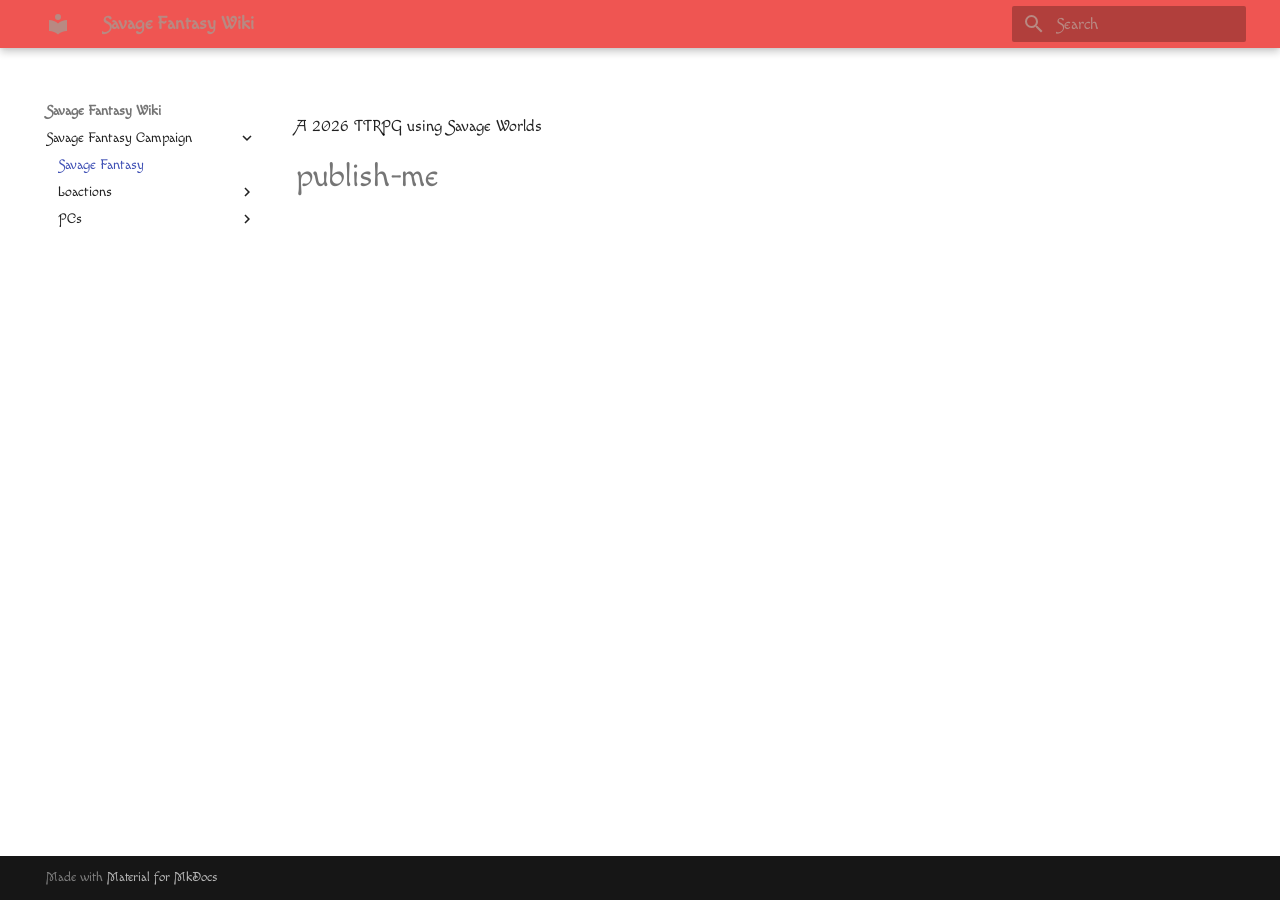
<file: Savage Fantasy Campaign/Savage Fantasy/index.html>
<!doctype html>
<html lang="en" class="no-js">
  <head>
    
      <meta charset="utf-8">
      <meta name="viewport" content="width=device-width,initial-scale=1">
      
        <meta name="description" content="A wiki meant to house the lore of the Savage Fantasy TTRP">
      
      
        <meta name="author" content="FishTail">
      
      
        <link rel="canonical" href="https://fishtaildraws.github.io/Savage-Fantasy/Savage%20Fantasy%20Campaign/Savage%20Fantasy/">
      
      
      
        <link rel="next" href="../Loactions/Arcopoli/">
      
      
        
      
      
      <link rel="icon" href="../../assets/images/favicon.png">
      <meta name="generator" content="mkdocs-1.6.1, mkdocs-material-9.7.7">
    
    
      
        <title>Savage Fantasy - Savage Fantasy Wiki</title>
      
    
    
      <link rel="stylesheet" href="../../assets/stylesheets/main.ec1eaa64.min.css">
      
        
        <link rel="stylesheet" href="../../assets/stylesheets/palette.ab4e12ef.min.css">
      
      


    
    
      
    
    
      
        
        
        <link rel="preconnect" href="https://fonts.gstatic.com" crossorigin>
        <link rel="stylesheet" href="https://fonts.googleapis.com/css?family=Macondo+Swash+Caps:300,300i,400,400i,700,700i%7CRoboto+Mono:400,400i,700,700i&display=fallback">
        <style>:root{--md-text-font:"Macondo Swash Caps";--md-code-font:"Roboto Mono"}</style>
      
    
    
      <link rel="stylesheet" href="../../extra.css">
    
    <script>__md_scope=new URL("../..",location),__md_hash=e=>[...e].reduce(((e,_)=>(e<<5)-e+_.charCodeAt(0)),0),__md_get=(e,_=localStorage,t=__md_scope)=>JSON.parse(_.getItem(t.pathname+"."+e)),__md_set=(e,_,t=localStorage,a=__md_scope)=>{try{t.setItem(a.pathname+"."+e,JSON.stringify(_))}catch(e){}}</script>
    
      

    
    
  </head>
  
  
    
    
    
    
    
    <body dir="ltr" data-md-color-scheme="custom" data-md-color-primary="red" data-md-color-accent="amber">
  
    
    <input class="md-toggle" data-md-toggle="drawer" type="checkbox" id="__drawer" autocomplete="off">
    <input class="md-toggle" data-md-toggle="search" type="checkbox" id="__search" autocomplete="off">
    <label class="md-overlay" for="__drawer"></label>
    <div data-md-component="skip">
      
        
        <a href="#publish-me" class="md-skip">
          Skip to content
        </a>
      
    </div>
    <div data-md-component="announce">
      
    </div>
    
    
      

  

<header class="md-header md-header--shadow" data-md-component="header">
  <nav class="md-header__inner md-grid" aria-label="Header">
    <a href="../.." title="Savage Fantasy Wiki" class="md-header__button md-logo" aria-label="Savage Fantasy Wiki" data-md-component="logo">
      
  
  <svg xmlns="http://www.w3.org/2000/svg" viewBox="0 0 24 24"><path d="M12 8a3 3 0 0 0 3-3 3 3 0 0 0-3-3 3 3 0 0 0-3 3 3 3 0 0 0 3 3m0 3.54C9.64 9.35 6.5 8 3 8v11c3.5 0 6.64 1.35 9 3.54 2.36-2.19 5.5-3.54 9-3.54V8c-3.5 0-6.64 1.35-9 3.54"/></svg>

    </a>
    <label class="md-header__button md-icon" for="__drawer">
      
      <svg xmlns="http://www.w3.org/2000/svg" viewBox="0 0 24 24"><path d="M3 6h18v2H3zm0 5h18v2H3zm0 5h18v2H3z"/></svg>
    </label>
    <div class="md-header__title" data-md-component="header-title">
      <div class="md-header__ellipsis">
        <div class="md-header__topic">
          <span class="md-ellipsis">
            Savage Fantasy Wiki
          </span>
        </div>
        <div class="md-header__topic" data-md-component="header-topic">
          <span class="md-ellipsis">
            
              Savage Fantasy
            
          </span>
        </div>
      </div>
    </div>
    
      
    
    
    
    
      
      
        <label class="md-header__button md-icon" for="__search">
          
          <svg xmlns="http://www.w3.org/2000/svg" viewBox="0 0 24 24"><path d="M9.5 3A6.5 6.5 0 0 1 16 9.5c0 1.61-.59 3.09-1.56 4.23l.27.27h.79l5 5-1.5 1.5-5-5v-.79l-.27-.27A6.52 6.52 0 0 1 9.5 16 6.5 6.5 0 0 1 3 9.5 6.5 6.5 0 0 1 9.5 3m0 2C7 5 5 7 5 9.5S7 14 9.5 14 14 12 14 9.5 12 5 9.5 5"/></svg>
        </label>
        <div class="md-search" data-md-component="search" role="dialog">
  <label class="md-search__overlay" for="__search"></label>
  <div class="md-search__inner" role="search">
    <form class="md-search__form" name="search">
      <input type="text" class="md-search__input" name="query" aria-label="Search" placeholder="Search" autocapitalize="off" autocorrect="off" autocomplete="off" spellcheck="false" data-md-component="search-query" required>
      <label class="md-search__icon md-icon" for="__search">
        
        <svg xmlns="http://www.w3.org/2000/svg" viewBox="0 0 24 24"><path d="M9.5 3A6.5 6.5 0 0 1 16 9.5c0 1.61-.59 3.09-1.56 4.23l.27.27h.79l5 5-1.5 1.5-5-5v-.79l-.27-.27A6.52 6.52 0 0 1 9.5 16 6.5 6.5 0 0 1 3 9.5 6.5 6.5 0 0 1 9.5 3m0 2C7 5 5 7 5 9.5S7 14 9.5 14 14 12 14 9.5 12 5 9.5 5"/></svg>
        
        <svg xmlns="http://www.w3.org/2000/svg" viewBox="0 0 24 24"><path d="M20 11v2H8l5.5 5.5-1.42 1.42L4.16 12l7.92-7.92L13.5 5.5 8 11z"/></svg>
      </label>
      <nav class="md-search__options" aria-label="Search">
        
        <button type="reset" class="md-search__icon md-icon" title="Clear" aria-label="Clear" tabindex="-1">
          
          <svg xmlns="http://www.w3.org/2000/svg" viewBox="0 0 24 24"><path d="M19 6.41 17.59 5 12 10.59 6.41 5 5 6.41 10.59 12 5 17.59 6.41 19 12 13.41 17.59 19 19 17.59 13.41 12z"/></svg>
        </button>
      </nav>
      
    </form>
    <div class="md-search__output">
      <div class="md-search__scrollwrap" tabindex="0" data-md-scrollfix>
        <div class="md-search-result" data-md-component="search-result">
          <div class="md-search-result__meta">
            Initializing search
          </div>
          <ol class="md-search-result__list" role="presentation"></ol>
        </div>
      </div>
    </div>
  </div>
</div>
      
    
    
  </nav>
  
</header>
    
    <div class="md-container" data-md-component="container">
      
      
        
          
        
      
      <main class="md-main" data-md-component="main">
        <div class="md-main__inner md-grid">
          
            
              
              <div class="md-sidebar md-sidebar--primary" data-md-component="sidebar" data-md-type="navigation" >
                <div class="md-sidebar__scrollwrap">
                  <div class="md-sidebar__inner">
                    



<nav class="md-nav md-nav--primary" aria-label="Navigation" data-md-level="0">
  <label class="md-nav__title" for="__drawer">
    <a href="../.." title="Savage Fantasy Wiki" class="md-nav__button md-logo" aria-label="Savage Fantasy Wiki" data-md-component="logo">
      
  
  <svg xmlns="http://www.w3.org/2000/svg" viewBox="0 0 24 24"><path d="M12 8a3 3 0 0 0 3-3 3 3 0 0 0-3-3 3 3 0 0 0-3 3 3 3 0 0 0 3 3m0 3.54C9.64 9.35 6.5 8 3 8v11c3.5 0 6.64 1.35 9 3.54 2.36-2.19 5.5-3.54 9-3.54V8c-3.5 0-6.64 1.35-9 3.54"/></svg>

    </a>
    Savage Fantasy Wiki
  </label>
  
  <ul class="md-nav__list" data-md-scrollfix>
    
      
      
  
  
    
  
  
  
    
    
    
    
    
    <li class="md-nav__item md-nav__item--active md-nav__item--nested">
      
        
        
        <input class="md-nav__toggle md-toggle " type="checkbox" id="__nav_1" checked>
        
          
          <label class="md-nav__link" for="__nav_1" id="__nav_1_label" tabindex="0">
            
  
  
  <span class="md-ellipsis">
    
  
    Savage Fantasy Campaign
  

    
  </span>
  
  

            <span class="md-nav__icon md-icon"></span>
          </label>
        
        <nav class="md-nav" data-md-level="1" aria-labelledby="__nav_1_label" aria-expanded="true">
          <label class="md-nav__title" for="__nav_1">
            <span class="md-nav__icon md-icon"></span>
            
  
    Savage Fantasy Campaign
  

          </label>
          <ul class="md-nav__list" data-md-scrollfix>
            
              
                
  
  
    
  
  
  
    <li class="md-nav__item md-nav__item--active">
      
      <input class="md-nav__toggle md-toggle" type="checkbox" id="__toc">
      
      
        
      
      
      <a href="./" class="md-nav__link md-nav__link--active">
        
  
  
  <span class="md-ellipsis">
    
  
    Savage Fantasy
  

    
  </span>
  
  

      </a>
      
    </li>
  

              
            
              
                
  
  
  
  
    
    
    
    
    
    <li class="md-nav__item md-nav__item--nested">
      
        
        
        <input class="md-nav__toggle md-toggle " type="checkbox" id="__nav_1_2" >
        
          
          <label class="md-nav__link" for="__nav_1_2" id="__nav_1_2_label" tabindex="0">
            
  
  
  <span class="md-ellipsis">
    
  
    Loactions
  

    
  </span>
  
  

            <span class="md-nav__icon md-icon"></span>
          </label>
        
        <nav class="md-nav" data-md-level="2" aria-labelledby="__nav_1_2_label" aria-expanded="false">
          <label class="md-nav__title" for="__nav_1_2">
            <span class="md-nav__icon md-icon"></span>
            
  
    Loactions
  

          </label>
          <ul class="md-nav__list" data-md-scrollfix>
            
              
                
  
  
  
  
    <li class="md-nav__item">
      <a href="../Loactions/Arcopoli/" class="md-nav__link">
        
  
  
  <span class="md-ellipsis">
    
  
    Arcopoli
  

    
  </span>
  
  

      </a>
    </li>
  

              
            
              
                
  
  
  
  
    <li class="md-nav__item">
      <a href="../Loactions/Srouis/" class="md-nav__link">
        
  
  
  <span class="md-ellipsis">
    
  
    Srouis
  

    
  </span>
  
  

      </a>
    </li>
  

              
            
          </ul>
        </nav>
      
    </li>
  

              
            
              
                
  
  
  
  
    
    
    
    
    
    <li class="md-nav__item md-nav__item--nested">
      
        
        
        <input class="md-nav__toggle md-toggle " type="checkbox" id="__nav_1_3" >
        
          
          <label class="md-nav__link" for="__nav_1_3" id="__nav_1_3_label" tabindex="0">
            
  
  
  <span class="md-ellipsis">
    
  
    PCs
  

    
  </span>
  
  

            <span class="md-nav__icon md-icon"></span>
          </label>
        
        <nav class="md-nav" data-md-level="2" aria-labelledby="__nav_1_3_label" aria-expanded="false">
          <label class="md-nav__title" for="__nav_1_3">
            <span class="md-nav__icon md-icon"></span>
            
  
    PCs
  

          </label>
          <ul class="md-nav__list" data-md-scrollfix>
            
              
                
  
  
  
  
    <li class="md-nav__item">
      <a href="../PCs/Neon%27s%20Character/" class="md-nav__link">
        
  
  
  <span class="md-ellipsis">
    
  
    Neon's Character
  

    
  </span>
  
  

      </a>
    </li>
  

              
            
              
                
  
  
  
  
    <li class="md-nav__item">
      <a href="../PCs/Nick%27s%20Character/" class="md-nav__link">
        
  
  
  <span class="md-ellipsis">
    
  
    Nick's Character
  

    
  </span>
  
  

      </a>
    </li>
  

              
            
          </ul>
        </nav>
      
    </li>
  

              
            
          </ul>
        </nav>
      
    </li>
  

    
  </ul>
</nav>
                  </div>
                </div>
              </div>
            
            
              
              <div class="md-sidebar md-sidebar--secondary" data-md-component="sidebar" data-md-type="toc" >
                <div class="md-sidebar__scrollwrap">
                  <div class="md-sidebar__inner">
                    

<nav class="md-nav md-nav--secondary" aria-label="Table of contents">
  
  
  
    
  
  
</nav>
                  </div>
                </div>
              </div>
            
          
          
            <div class="md-content" data-md-component="content">
              
              <article class="md-content__inner md-typeset">
                
                  



<p>A 2026 TTRPG using Savage Worlds</p>
<h1 id="publish-me">publish-me</h1>












                
              </article>
            </div>
          
          
<script>var target=document.getElementById(location.hash.slice(1));target&&target.name&&(target.checked=target.name.startsWith("__tabbed_"))</script>
        </div>
        
      </main>
      
        <footer class="md-footer">
  
  <div class="md-footer-meta md-typeset">
    <div class="md-footer-meta__inner md-grid">
      <div class="md-copyright">
  
  
    Made with
    <a href="https://squidfunk.github.io/mkdocs-material/" target="_blank" rel="noopener">
      Material for MkDocs
    </a>
  
</div>
      
    </div>
  </div>
</footer>
      
    </div>
    <div class="md-dialog" data-md-component="dialog">
      <div class="md-dialog__inner md-typeset"></div>
    </div>
    
    
    
      
      
      <script id="__config" type="application/json">{"annotate": null, "base": "../..", "features": [], "search": "../../assets/javascripts/workers/search.2c215733.min.js", "tags": null, "translations": {"clipboard.copied": "Copied to clipboard", "clipboard.copy": "Copy to clipboard", "search.result.more.one": "1 more on this page", "search.result.more.other": "# more on this page", "search.result.none": "No matching documents", "search.result.one": "1 matching document", "search.result.other": "# matching documents", "search.result.placeholder": "Type to start searching", "search.result.term.missing": "Missing", "select.version": "Select version"}, "version": null}</script>
    
    
      <script src="../../assets/javascripts/bundle.d7400e89.min.js"></script>
      
    
  </body>
</html>
</file>
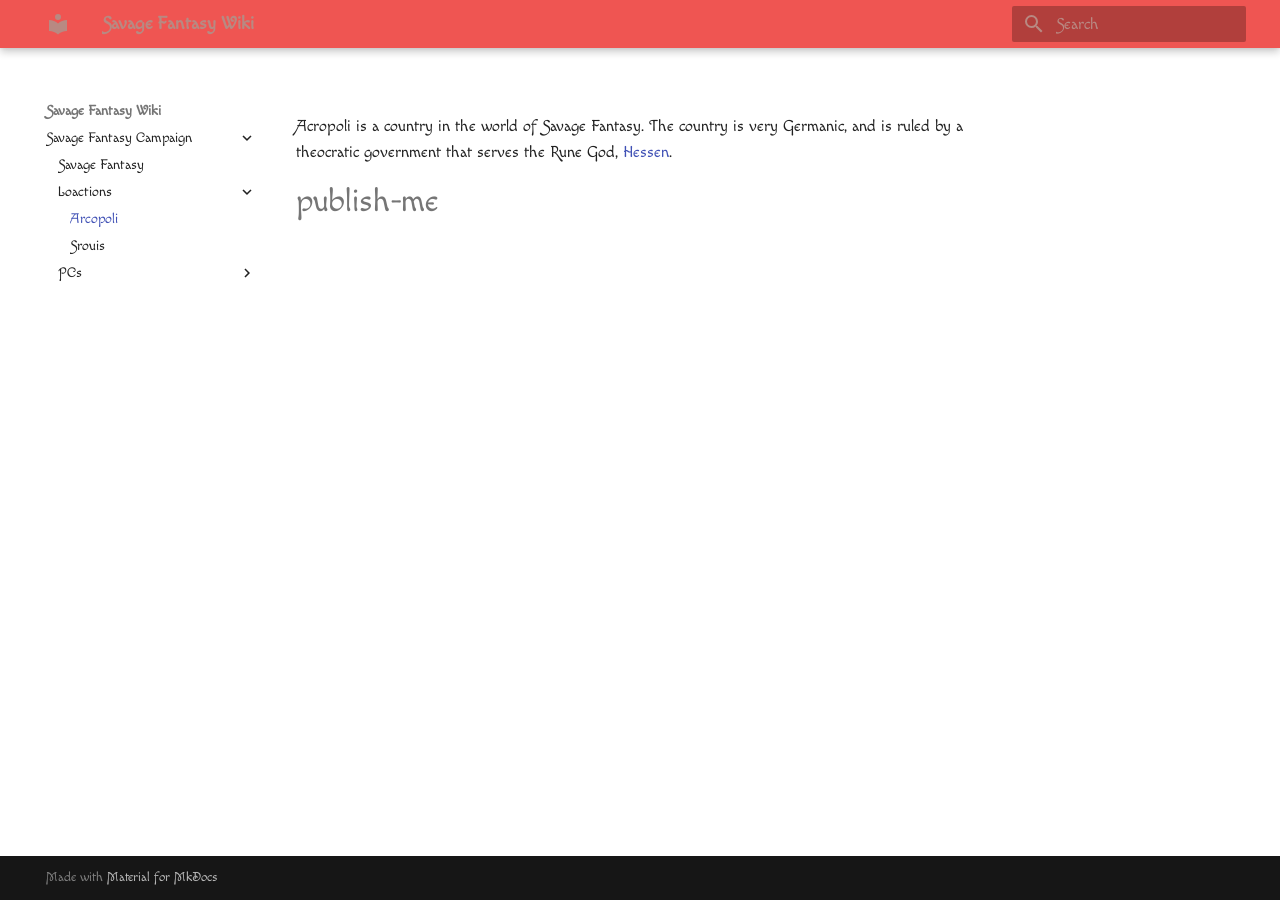
<file: Savage Fantasy Campaign/Loactions/Arcopoli/index.html>
<!doctype html>
<html lang="en" class="no-js">
  <head>
    
      <meta charset="utf-8">
      <meta name="viewport" content="width=device-width,initial-scale=1">
      
        <meta name="description" content="A wiki meant to house the lore of the Savage Fantasy TTRP">
      
      
        <meta name="author" content="FishTail">
      
      
        <link rel="canonical" href="https://fishtaildraws.github.io/Savage-Fantasy/Savage%20Fantasy%20Campaign/Loactions/Arcopoli/">
      
      
        <link rel="prev" href="../../Savage%20Fantasy/">
      
      
        <link rel="next" href="../Srouis/">
      
      
        
      
      
      <link rel="icon" href="../../../assets/images/favicon.png">
      <meta name="generator" content="mkdocs-1.6.1, mkdocs-material-9.7.7">
    
    
      
        <title>Arcopoli - Savage Fantasy Wiki</title>
      
    
    
      <link rel="stylesheet" href="../../../assets/stylesheets/main.ec1eaa64.min.css">
      
        
        <link rel="stylesheet" href="../../../assets/stylesheets/palette.ab4e12ef.min.css">
      
      


    
    
      
    
    
      
        
        
        <link rel="preconnect" href="https://fonts.gstatic.com" crossorigin>
        <link rel="stylesheet" href="https://fonts.googleapis.com/css?family=Macondo+Swash+Caps:300,300i,400,400i,700,700i%7CRoboto+Mono:400,400i,700,700i&display=fallback">
        <style>:root{--md-text-font:"Macondo Swash Caps";--md-code-font:"Roboto Mono"}</style>
      
    
    
      <link rel="stylesheet" href="../../../extra.css">
    
    <script>__md_scope=new URL("../../..",location),__md_hash=e=>[...e].reduce(((e,_)=>(e<<5)-e+_.charCodeAt(0)),0),__md_get=(e,_=localStorage,t=__md_scope)=>JSON.parse(_.getItem(t.pathname+"."+e)),__md_set=(e,_,t=localStorage,a=__md_scope)=>{try{t.setItem(a.pathname+"."+e,JSON.stringify(_))}catch(e){}}</script>
    
      

    
    
  </head>
  
  
    
    
    
    
    
    <body dir="ltr" data-md-color-scheme="custom" data-md-color-primary="red" data-md-color-accent="amber">
  
    
    <input class="md-toggle" data-md-toggle="drawer" type="checkbox" id="__drawer" autocomplete="off">
    <input class="md-toggle" data-md-toggle="search" type="checkbox" id="__search" autocomplete="off">
    <label class="md-overlay" for="__drawer"></label>
    <div data-md-component="skip">
      
        
        <a href="#publish-me" class="md-skip">
          Skip to content
        </a>
      
    </div>
    <div data-md-component="announce">
      
    </div>
    
    
      

  

<header class="md-header md-header--shadow" data-md-component="header">
  <nav class="md-header__inner md-grid" aria-label="Header">
    <a href="../../.." title="Savage Fantasy Wiki" class="md-header__button md-logo" aria-label="Savage Fantasy Wiki" data-md-component="logo">
      
  
  <svg xmlns="http://www.w3.org/2000/svg" viewBox="0 0 24 24"><path d="M12 8a3 3 0 0 0 3-3 3 3 0 0 0-3-3 3 3 0 0 0-3 3 3 3 0 0 0 3 3m0 3.54C9.64 9.35 6.5 8 3 8v11c3.5 0 6.64 1.35 9 3.54 2.36-2.19 5.5-3.54 9-3.54V8c-3.5 0-6.64 1.35-9 3.54"/></svg>

    </a>
    <label class="md-header__button md-icon" for="__drawer">
      
      <svg xmlns="http://www.w3.org/2000/svg" viewBox="0 0 24 24"><path d="M3 6h18v2H3zm0 5h18v2H3zm0 5h18v2H3z"/></svg>
    </label>
    <div class="md-header__title" data-md-component="header-title">
      <div class="md-header__ellipsis">
        <div class="md-header__topic">
          <span class="md-ellipsis">
            Savage Fantasy Wiki
          </span>
        </div>
        <div class="md-header__topic" data-md-component="header-topic">
          <span class="md-ellipsis">
            
              Arcopoli
            
          </span>
        </div>
      </div>
    </div>
    
      
    
    
    
    
      
      
        <label class="md-header__button md-icon" for="__search">
          
          <svg xmlns="http://www.w3.org/2000/svg" viewBox="0 0 24 24"><path d="M9.5 3A6.5 6.5 0 0 1 16 9.5c0 1.61-.59 3.09-1.56 4.23l.27.27h.79l5 5-1.5 1.5-5-5v-.79l-.27-.27A6.52 6.52 0 0 1 9.5 16 6.5 6.5 0 0 1 3 9.5 6.5 6.5 0 0 1 9.5 3m0 2C7 5 5 7 5 9.5S7 14 9.5 14 14 12 14 9.5 12 5 9.5 5"/></svg>
        </label>
        <div class="md-search" data-md-component="search" role="dialog">
  <label class="md-search__overlay" for="__search"></label>
  <div class="md-search__inner" role="search">
    <form class="md-search__form" name="search">
      <input type="text" class="md-search__input" name="query" aria-label="Search" placeholder="Search" autocapitalize="off" autocorrect="off" autocomplete="off" spellcheck="false" data-md-component="search-query" required>
      <label class="md-search__icon md-icon" for="__search">
        
        <svg xmlns="http://www.w3.org/2000/svg" viewBox="0 0 24 24"><path d="M9.5 3A6.5 6.5 0 0 1 16 9.5c0 1.61-.59 3.09-1.56 4.23l.27.27h.79l5 5-1.5 1.5-5-5v-.79l-.27-.27A6.52 6.52 0 0 1 9.5 16 6.5 6.5 0 0 1 3 9.5 6.5 6.5 0 0 1 9.5 3m0 2C7 5 5 7 5 9.5S7 14 9.5 14 14 12 14 9.5 12 5 9.5 5"/></svg>
        
        <svg xmlns="http://www.w3.org/2000/svg" viewBox="0 0 24 24"><path d="M20 11v2H8l5.5 5.5-1.42 1.42L4.16 12l7.92-7.92L13.5 5.5 8 11z"/></svg>
      </label>
      <nav class="md-search__options" aria-label="Search">
        
        <button type="reset" class="md-search__icon md-icon" title="Clear" aria-label="Clear" tabindex="-1">
          
          <svg xmlns="http://www.w3.org/2000/svg" viewBox="0 0 24 24"><path d="M19 6.41 17.59 5 12 10.59 6.41 5 5 6.41 10.59 12 5 17.59 6.41 19 12 13.41 17.59 19 19 17.59 13.41 12z"/></svg>
        </button>
      </nav>
      
    </form>
    <div class="md-search__output">
      <div class="md-search__scrollwrap" tabindex="0" data-md-scrollfix>
        <div class="md-search-result" data-md-component="search-result">
          <div class="md-search-result__meta">
            Initializing search
          </div>
          <ol class="md-search-result__list" role="presentation"></ol>
        </div>
      </div>
    </div>
  </div>
</div>
      
    
    
  </nav>
  
</header>
    
    <div class="md-container" data-md-component="container">
      
      
        
          
        
      
      <main class="md-main" data-md-component="main">
        <div class="md-main__inner md-grid">
          
            
              
              <div class="md-sidebar md-sidebar--primary" data-md-component="sidebar" data-md-type="navigation" >
                <div class="md-sidebar__scrollwrap">
                  <div class="md-sidebar__inner">
                    



<nav class="md-nav md-nav--primary" aria-label="Navigation" data-md-level="0">
  <label class="md-nav__title" for="__drawer">
    <a href="../../.." title="Savage Fantasy Wiki" class="md-nav__button md-logo" aria-label="Savage Fantasy Wiki" data-md-component="logo">
      
  
  <svg xmlns="http://www.w3.org/2000/svg" viewBox="0 0 24 24"><path d="M12 8a3 3 0 0 0 3-3 3 3 0 0 0-3-3 3 3 0 0 0-3 3 3 3 0 0 0 3 3m0 3.54C9.64 9.35 6.5 8 3 8v11c3.5 0 6.64 1.35 9 3.54 2.36-2.19 5.5-3.54 9-3.54V8c-3.5 0-6.64 1.35-9 3.54"/></svg>

    </a>
    Savage Fantasy Wiki
  </label>
  
  <ul class="md-nav__list" data-md-scrollfix>
    
      
      
  
  
    
  
  
  
    
    
    
    
    
    <li class="md-nav__item md-nav__item--active md-nav__item--nested">
      
        
        
        <input class="md-nav__toggle md-toggle " type="checkbox" id="__nav_1" checked>
        
          
          <label class="md-nav__link" for="__nav_1" id="__nav_1_label" tabindex="0">
            
  
  
  <span class="md-ellipsis">
    
  
    Savage Fantasy Campaign
  

    
  </span>
  
  

            <span class="md-nav__icon md-icon"></span>
          </label>
        
        <nav class="md-nav" data-md-level="1" aria-labelledby="__nav_1_label" aria-expanded="true">
          <label class="md-nav__title" for="__nav_1">
            <span class="md-nav__icon md-icon"></span>
            
  
    Savage Fantasy Campaign
  

          </label>
          <ul class="md-nav__list" data-md-scrollfix>
            
              
                
  
  
  
  
    <li class="md-nav__item">
      <a href="../../Savage%20Fantasy/" class="md-nav__link">
        
  
  
  <span class="md-ellipsis">
    
  
    Savage Fantasy
  

    
  </span>
  
  

      </a>
    </li>
  

              
            
              
                
  
  
    
  
  
  
    
    
    
    
    
    <li class="md-nav__item md-nav__item--active md-nav__item--nested">
      
        
        
        <input class="md-nav__toggle md-toggle " type="checkbox" id="__nav_1_2" checked>
        
          
          <label class="md-nav__link" for="__nav_1_2" id="__nav_1_2_label" tabindex="0">
            
  
  
  <span class="md-ellipsis">
    
  
    Loactions
  

    
  </span>
  
  

            <span class="md-nav__icon md-icon"></span>
          </label>
        
        <nav class="md-nav" data-md-level="2" aria-labelledby="__nav_1_2_label" aria-expanded="true">
          <label class="md-nav__title" for="__nav_1_2">
            <span class="md-nav__icon md-icon"></span>
            
  
    Loactions
  

          </label>
          <ul class="md-nav__list" data-md-scrollfix>
            
              
                
  
  
    
  
  
  
    <li class="md-nav__item md-nav__item--active">
      
      <input class="md-nav__toggle md-toggle" type="checkbox" id="__toc">
      
      
        
      
      
      <a href="./" class="md-nav__link md-nav__link--active">
        
  
  
  <span class="md-ellipsis">
    
  
    Arcopoli
  

    
  </span>
  
  

      </a>
      
    </li>
  

              
            
              
                
  
  
  
  
    <li class="md-nav__item">
      <a href="../Srouis/" class="md-nav__link">
        
  
  
  <span class="md-ellipsis">
    
  
    Srouis
  

    
  </span>
  
  

      </a>
    </li>
  

              
            
          </ul>
        </nav>
      
    </li>
  

              
            
              
                
  
  
  
  
    
    
    
    
    
    <li class="md-nav__item md-nav__item--nested">
      
        
        
        <input class="md-nav__toggle md-toggle " type="checkbox" id="__nav_1_3" >
        
          
          <label class="md-nav__link" for="__nav_1_3" id="__nav_1_3_label" tabindex="0">
            
  
  
  <span class="md-ellipsis">
    
  
    PCs
  

    
  </span>
  
  

            <span class="md-nav__icon md-icon"></span>
          </label>
        
        <nav class="md-nav" data-md-level="2" aria-labelledby="__nav_1_3_label" aria-expanded="false">
          <label class="md-nav__title" for="__nav_1_3">
            <span class="md-nav__icon md-icon"></span>
            
  
    PCs
  

          </label>
          <ul class="md-nav__list" data-md-scrollfix>
            
              
                
  
  
  
  
    <li class="md-nav__item">
      <a href="../../PCs/Neon%27s%20Character/" class="md-nav__link">
        
  
  
  <span class="md-ellipsis">
    
  
    Neon's Character
  

    
  </span>
  
  

      </a>
    </li>
  

              
            
              
                
  
  
  
  
    <li class="md-nav__item">
      <a href="../../PCs/Nick%27s%20Character/" class="md-nav__link">
        
  
  
  <span class="md-ellipsis">
    
  
    Nick's Character
  

    
  </span>
  
  

      </a>
    </li>
  

              
            
          </ul>
        </nav>
      
    </li>
  

              
            
          </ul>
        </nav>
      
    </li>
  

    
  </ul>
</nav>
                  </div>
                </div>
              </div>
            
            
              
              <div class="md-sidebar md-sidebar--secondary" data-md-component="sidebar" data-md-type="toc" >
                <div class="md-sidebar__scrollwrap">
                  <div class="md-sidebar__inner">
                    

<nav class="md-nav md-nav--secondary" aria-label="Table of contents">
  
  
  
    
  
  
</nav>
                  </div>
                </div>
              </div>
            
          
          
            <div class="md-content" data-md-component="content">
              
              <article class="md-content__inner md-typeset">
                
                  



<p>Acropoli is a country in the world of  Savage Fantasy. The country is very Germanic, and is ruled by a theocratic government that serves the Rune God, <a href="Hessen.md">Hessen</a>.</p>
<h1 id="publish-me">publish-me</h1>












                
              </article>
            </div>
          
          
<script>var target=document.getElementById(location.hash.slice(1));target&&target.name&&(target.checked=target.name.startsWith("__tabbed_"))</script>
        </div>
        
      </main>
      
        <footer class="md-footer">
  
  <div class="md-footer-meta md-typeset">
    <div class="md-footer-meta__inner md-grid">
      <div class="md-copyright">
  
  
    Made with
    <a href="https://squidfunk.github.io/mkdocs-material/" target="_blank" rel="noopener">
      Material for MkDocs
    </a>
  
</div>
      
    </div>
  </div>
</footer>
      
    </div>
    <div class="md-dialog" data-md-component="dialog">
      <div class="md-dialog__inner md-typeset"></div>
    </div>
    
    
    
      
      
      <script id="__config" type="application/json">{"annotate": null, "base": "../../..", "features": [], "search": "../../../assets/javascripts/workers/search.2c215733.min.js", "tags": null, "translations": {"clipboard.copied": "Copied to clipboard", "clipboard.copy": "Copy to clipboard", "search.result.more.one": "1 more on this page", "search.result.more.other": "# more on this page", "search.result.none": "No matching documents", "search.result.one": "1 matching document", "search.result.other": "# matching documents", "search.result.placeholder": "Type to start searching", "search.result.term.missing": "Missing", "select.version": "Select version"}, "version": null}</script>
    
    
      <script src="../../../assets/javascripts/bundle.d7400e89.min.js"></script>
      
    
  </body>
</html>
</file>
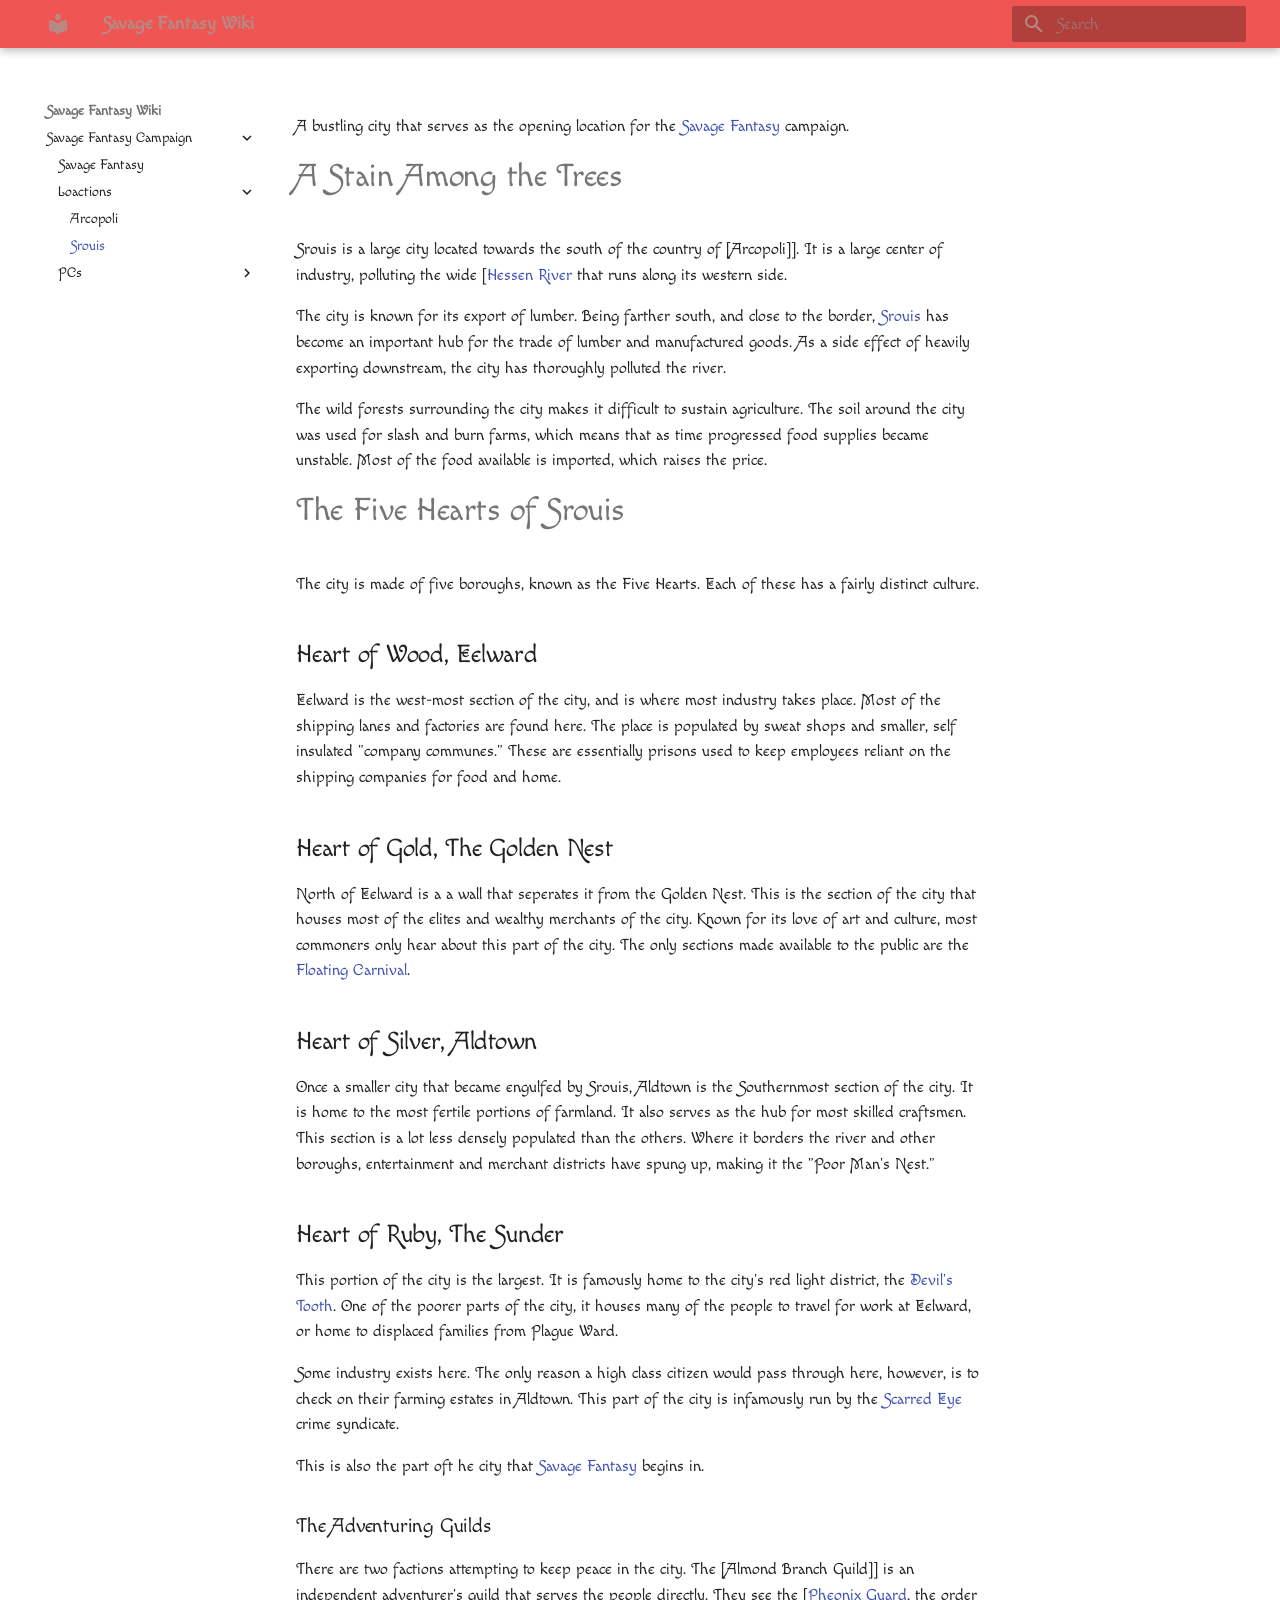
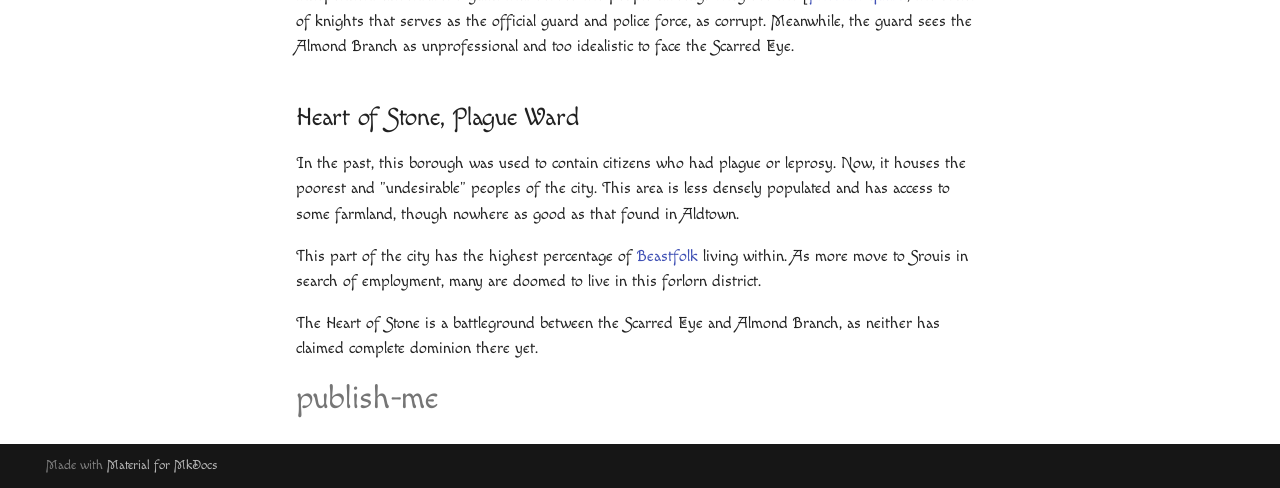
<file: Savage Fantasy Campaign/Loactions/Srouis/index.html>
<!doctype html>
<html lang="en" class="no-js">
  <head>
    
      <meta charset="utf-8">
      <meta name="viewport" content="width=device-width,initial-scale=1">
      
        <meta name="description" content="A wiki meant to house the lore of the Savage Fantasy TTRP">
      
      
        <meta name="author" content="FishTail">
      
      
        <link rel="canonical" href="https://fishtaildraws.github.io/Savage-Fantasy/Savage%20Fantasy%20Campaign/Loactions/Srouis/">
      
      
        <link rel="prev" href="../Arcopoli/">
      
      
        <link rel="next" href="../../PCs/Neon%27s%20Character/">
      
      
        
      
      
      <link rel="icon" href="../../../assets/images/favicon.png">
      <meta name="generator" content="mkdocs-1.6.1, mkdocs-material-9.7.7">
    
    
      
        <title>Srouis - Savage Fantasy Wiki</title>
      
    
    
      <link rel="stylesheet" href="../../../assets/stylesheets/main.ec1eaa64.min.css">
      
        
        <link rel="stylesheet" href="../../../assets/stylesheets/palette.ab4e12ef.min.css">
      
      


    
    
      
    
    
      
        
        
        <link rel="preconnect" href="https://fonts.gstatic.com" crossorigin>
        <link rel="stylesheet" href="https://fonts.googleapis.com/css?family=Macondo+Swash+Caps:300,300i,400,400i,700,700i%7CRoboto+Mono:400,400i,700,700i&display=fallback">
        <style>:root{--md-text-font:"Macondo Swash Caps";--md-code-font:"Roboto Mono"}</style>
      
    
    
      <link rel="stylesheet" href="../../../extra.css">
    
    <script>__md_scope=new URL("../../..",location),__md_hash=e=>[...e].reduce(((e,_)=>(e<<5)-e+_.charCodeAt(0)),0),__md_get=(e,_=localStorage,t=__md_scope)=>JSON.parse(_.getItem(t.pathname+"."+e)),__md_set=(e,_,t=localStorage,a=__md_scope)=>{try{t.setItem(a.pathname+"."+e,JSON.stringify(_))}catch(e){}}</script>
    
      

    
    
  </head>
  
  
    
    
    
    
    
    <body dir="ltr" data-md-color-scheme="custom" data-md-color-primary="red" data-md-color-accent="amber">
  
    
    <input class="md-toggle" data-md-toggle="drawer" type="checkbox" id="__drawer" autocomplete="off">
    <input class="md-toggle" data-md-toggle="search" type="checkbox" id="__search" autocomplete="off">
    <label class="md-overlay" for="__drawer"></label>
    <div data-md-component="skip">
      
        
        <a href="#a-stain-among-the-trees" class="md-skip">
          Skip to content
        </a>
      
    </div>
    <div data-md-component="announce">
      
    </div>
    
    
      

  

<header class="md-header md-header--shadow" data-md-component="header">
  <nav class="md-header__inner md-grid" aria-label="Header">
    <a href="../../.." title="Savage Fantasy Wiki" class="md-header__button md-logo" aria-label="Savage Fantasy Wiki" data-md-component="logo">
      
  
  <svg xmlns="http://www.w3.org/2000/svg" viewBox="0 0 24 24"><path d="M12 8a3 3 0 0 0 3-3 3 3 0 0 0-3-3 3 3 0 0 0-3 3 3 3 0 0 0 3 3m0 3.54C9.64 9.35 6.5 8 3 8v11c3.5 0 6.64 1.35 9 3.54 2.36-2.19 5.5-3.54 9-3.54V8c-3.5 0-6.64 1.35-9 3.54"/></svg>

    </a>
    <label class="md-header__button md-icon" for="__drawer">
      
      <svg xmlns="http://www.w3.org/2000/svg" viewBox="0 0 24 24"><path d="M3 6h18v2H3zm0 5h18v2H3zm0 5h18v2H3z"/></svg>
    </label>
    <div class="md-header__title" data-md-component="header-title">
      <div class="md-header__ellipsis">
        <div class="md-header__topic">
          <span class="md-ellipsis">
            Savage Fantasy Wiki
          </span>
        </div>
        <div class="md-header__topic" data-md-component="header-topic">
          <span class="md-ellipsis">
            
              Srouis
            
          </span>
        </div>
      </div>
    </div>
    
      
    
    
    
    
      
      
        <label class="md-header__button md-icon" for="__search">
          
          <svg xmlns="http://www.w3.org/2000/svg" viewBox="0 0 24 24"><path d="M9.5 3A6.5 6.5 0 0 1 16 9.5c0 1.61-.59 3.09-1.56 4.23l.27.27h.79l5 5-1.5 1.5-5-5v-.79l-.27-.27A6.52 6.52 0 0 1 9.5 16 6.5 6.5 0 0 1 3 9.5 6.5 6.5 0 0 1 9.5 3m0 2C7 5 5 7 5 9.5S7 14 9.5 14 14 12 14 9.5 12 5 9.5 5"/></svg>
        </label>
        <div class="md-search" data-md-component="search" role="dialog">
  <label class="md-search__overlay" for="__search"></label>
  <div class="md-search__inner" role="search">
    <form class="md-search__form" name="search">
      <input type="text" class="md-search__input" name="query" aria-label="Search" placeholder="Search" autocapitalize="off" autocorrect="off" autocomplete="off" spellcheck="false" data-md-component="search-query" required>
      <label class="md-search__icon md-icon" for="__search">
        
        <svg xmlns="http://www.w3.org/2000/svg" viewBox="0 0 24 24"><path d="M9.5 3A6.5 6.5 0 0 1 16 9.5c0 1.61-.59 3.09-1.56 4.23l.27.27h.79l5 5-1.5 1.5-5-5v-.79l-.27-.27A6.52 6.52 0 0 1 9.5 16 6.5 6.5 0 0 1 3 9.5 6.5 6.5 0 0 1 9.5 3m0 2C7 5 5 7 5 9.5S7 14 9.5 14 14 12 14 9.5 12 5 9.5 5"/></svg>
        
        <svg xmlns="http://www.w3.org/2000/svg" viewBox="0 0 24 24"><path d="M20 11v2H8l5.5 5.5-1.42 1.42L4.16 12l7.92-7.92L13.5 5.5 8 11z"/></svg>
      </label>
      <nav class="md-search__options" aria-label="Search">
        
        <button type="reset" class="md-search__icon md-icon" title="Clear" aria-label="Clear" tabindex="-1">
          
          <svg xmlns="http://www.w3.org/2000/svg" viewBox="0 0 24 24"><path d="M19 6.41 17.59 5 12 10.59 6.41 5 5 6.41 10.59 12 5 17.59 6.41 19 12 13.41 17.59 19 19 17.59 13.41 12z"/></svg>
        </button>
      </nav>
      
    </form>
    <div class="md-search__output">
      <div class="md-search__scrollwrap" tabindex="0" data-md-scrollfix>
        <div class="md-search-result" data-md-component="search-result">
          <div class="md-search-result__meta">
            Initializing search
          </div>
          <ol class="md-search-result__list" role="presentation"></ol>
        </div>
      </div>
    </div>
  </div>
</div>
      
    
    
  </nav>
  
</header>
    
    <div class="md-container" data-md-component="container">
      
      
        
          
        
      
      <main class="md-main" data-md-component="main">
        <div class="md-main__inner md-grid">
          
            
              
              <div class="md-sidebar md-sidebar--primary" data-md-component="sidebar" data-md-type="navigation" >
                <div class="md-sidebar__scrollwrap">
                  <div class="md-sidebar__inner">
                    



<nav class="md-nav md-nav--primary" aria-label="Navigation" data-md-level="0">
  <label class="md-nav__title" for="__drawer">
    <a href="../../.." title="Savage Fantasy Wiki" class="md-nav__button md-logo" aria-label="Savage Fantasy Wiki" data-md-component="logo">
      
  
  <svg xmlns="http://www.w3.org/2000/svg" viewBox="0 0 24 24"><path d="M12 8a3 3 0 0 0 3-3 3 3 0 0 0-3-3 3 3 0 0 0-3 3 3 3 0 0 0 3 3m0 3.54C9.64 9.35 6.5 8 3 8v11c3.5 0 6.64 1.35 9 3.54 2.36-2.19 5.5-3.54 9-3.54V8c-3.5 0-6.64 1.35-9 3.54"/></svg>

    </a>
    Savage Fantasy Wiki
  </label>
  
  <ul class="md-nav__list" data-md-scrollfix>
    
      
      
  
  
    
  
  
  
    
    
    
    
    
    <li class="md-nav__item md-nav__item--active md-nav__item--nested">
      
        
        
        <input class="md-nav__toggle md-toggle " type="checkbox" id="__nav_1" checked>
        
          
          <label class="md-nav__link" for="__nav_1" id="__nav_1_label" tabindex="0">
            
  
  
  <span class="md-ellipsis">
    
  
    Savage Fantasy Campaign
  

    
  </span>
  
  

            <span class="md-nav__icon md-icon"></span>
          </label>
        
        <nav class="md-nav" data-md-level="1" aria-labelledby="__nav_1_label" aria-expanded="true">
          <label class="md-nav__title" for="__nav_1">
            <span class="md-nav__icon md-icon"></span>
            
  
    Savage Fantasy Campaign
  

          </label>
          <ul class="md-nav__list" data-md-scrollfix>
            
              
                
  
  
  
  
    <li class="md-nav__item">
      <a href="../../Savage%20Fantasy/" class="md-nav__link">
        
  
  
  <span class="md-ellipsis">
    
  
    Savage Fantasy
  

    
  </span>
  
  

      </a>
    </li>
  

              
            
              
                
  
  
    
  
  
  
    
    
    
    
    
    <li class="md-nav__item md-nav__item--active md-nav__item--nested">
      
        
        
        <input class="md-nav__toggle md-toggle " type="checkbox" id="__nav_1_2" checked>
        
          
          <label class="md-nav__link" for="__nav_1_2" id="__nav_1_2_label" tabindex="0">
            
  
  
  <span class="md-ellipsis">
    
  
    Loactions
  

    
  </span>
  
  

            <span class="md-nav__icon md-icon"></span>
          </label>
        
        <nav class="md-nav" data-md-level="2" aria-labelledby="__nav_1_2_label" aria-expanded="true">
          <label class="md-nav__title" for="__nav_1_2">
            <span class="md-nav__icon md-icon"></span>
            
  
    Loactions
  

          </label>
          <ul class="md-nav__list" data-md-scrollfix>
            
              
                
  
  
  
  
    <li class="md-nav__item">
      <a href="../Arcopoli/" class="md-nav__link">
        
  
  
  <span class="md-ellipsis">
    
  
    Arcopoli
  

    
  </span>
  
  

      </a>
    </li>
  

              
            
              
                
  
  
    
  
  
  
    <li class="md-nav__item md-nav__item--active">
      
      <input class="md-nav__toggle md-toggle" type="checkbox" id="__toc">
      
      
        
      
      
      <a href="./" class="md-nav__link md-nav__link--active">
        
  
  
  <span class="md-ellipsis">
    
  
    Srouis
  

    
  </span>
  
  

      </a>
      
    </li>
  

              
            
          </ul>
        </nav>
      
    </li>
  

              
            
              
                
  
  
  
  
    
    
    
    
    
    <li class="md-nav__item md-nav__item--nested">
      
        
        
        <input class="md-nav__toggle md-toggle " type="checkbox" id="__nav_1_3" >
        
          
          <label class="md-nav__link" for="__nav_1_3" id="__nav_1_3_label" tabindex="0">
            
  
  
  <span class="md-ellipsis">
    
  
    PCs
  

    
  </span>
  
  

            <span class="md-nav__icon md-icon"></span>
          </label>
        
        <nav class="md-nav" data-md-level="2" aria-labelledby="__nav_1_3_label" aria-expanded="false">
          <label class="md-nav__title" for="__nav_1_3">
            <span class="md-nav__icon md-icon"></span>
            
  
    PCs
  

          </label>
          <ul class="md-nav__list" data-md-scrollfix>
            
              
                
  
  
  
  
    <li class="md-nav__item">
      <a href="../../PCs/Neon%27s%20Character/" class="md-nav__link">
        
  
  
  <span class="md-ellipsis">
    
  
    Neon's Character
  

    
  </span>
  
  

      </a>
    </li>
  

              
            
              
                
  
  
  
  
    <li class="md-nav__item">
      <a href="../../PCs/Nick%27s%20Character/" class="md-nav__link">
        
  
  
  <span class="md-ellipsis">
    
  
    Nick's Character
  

    
  </span>
  
  

      </a>
    </li>
  

              
            
          </ul>
        </nav>
      
    </li>
  

              
            
          </ul>
        </nav>
      
    </li>
  

    
  </ul>
</nav>
                  </div>
                </div>
              </div>
            
            
              
              <div class="md-sidebar md-sidebar--secondary" data-md-component="sidebar" data-md-type="toc" >
                <div class="md-sidebar__scrollwrap">
                  <div class="md-sidebar__inner">
                    

<nav class="md-nav md-nav--secondary" aria-label="Table of contents">
  
  
  
    
  
  
</nav>
                  </div>
                </div>
              </div>
            
          
          
            <div class="md-content" data-md-component="content">
              
              <article class="md-content__inner md-typeset">
                
                  



<p>A bustling city that serves as the opening location for the <a href="Savage Fantasy.md">Savage Fantasy</a> campaign.</p>
<h1 id="a-stain-among-the-trees">A Stain Among the Trees</h1>
<p>Srouis is a large city located towards the south of the country of [Arcopoli]]. It is a large center of industry, polluting the wide [<a href="Arcopoli]]. It is a large center of industry, polluting the wide [[Hessen River.md">Hessen River</a> that runs along its western side.</p>
<p>The city is known for its export of lumber. Being farther south, and close to the border, <a href="./">Srouis</a> has become an important hub for the trade of lumber and manufactured goods. As a side effect of heavily exporting downstream, the city has thoroughly polluted the river. </p>
<p>The wild forests surrounding the city makes it difficult to sustain agriculture. The soil around the city was used for slash and burn farms, which means that as time progressed food supplies became unstable. Most of the food available is imported, which raises the price.</p>
<h1 id="the-five-hearts-of-srouis">The Five Hearts of Srouis</h1>
<p>The city is made of five boroughs, known as the Five Hearts. Each of these has a fairly distinct culture. </p>
<h2 id="heart-of-wood-eelward">Heart of Wood, Eelward</h2>
<p>Eelward is the west-most section of the city, and is where most industry takes place. Most of the shipping lanes and factories are found here. The place is populated by sweat shops and smaller, self insulated "company communes." These are essentially prisons used to keep employees reliant on the shipping companies for food and home.</p>
<h2 id="heart-of-gold-the-golden-nest">Heart of Gold, The Golden Nest</h2>
<p>North of Eelward is a a wall that seperates it from the Golden Nest. This is the section of the city that houses most of the elites and wealthy merchants of the city. Known for its love of art and culture, most commoners only hear about this part of the city. The only sections made available to the public are the <a href="Floating Carnival.md">Floating Carnival</a>. </p>
<h2 id="heart-of-silver-aldtown">Heart of Silver, Aldtown</h2>
<p>Once a smaller city that became engulfed by Srouis, Aldtown is the Southernmost section of the city. It is home to the most fertile portions of farmland. It also serves as the hub for most skilled craftsmen. This section is a lot less densely populated than the others. Where it borders the river and other boroughs, entertainment and merchant districts have spung up, making it the "Poor Man's Nest."</p>
<h2 id="heart-of-ruby-the-sunder">Heart of Ruby, The Sunder</h2>
<p>This portion of the city is the largest. It is famously home to the city's red light district, the <a href="Devil's Tooth.md">Devil's Tooth</a>. One of the poorer parts of the city, it houses many of the people to travel for work at Eelward, or home to displaced families from Plague Ward.</p>
<p>Some industry exists here. The only reason a high class citizen would pass through here, however, is to check on their farming estates in Aldtown. This part of the city is infamously run by the <a href="Scarred Eye.md">Scarred Eye</a> crime syndicate. </p>
<p>This is also the part oft he city that <a href="Savage Fantasy.md">Savage Fantasy</a> begins in.</p>
<h3 id="the-adventuring-guilds">The Adventuring Guilds</h3>
<p>There are two factions attempting to keep peace in the city. The [Almond Branch Guild]] is an independent adventurer's guild that serves the people directly. They see the [<a href="Almond Branch Guild]] is an independent adventurer's guild that serves the people directly. They see the [[Pheonix Guard.md">Pheonix Guard</a>, the order of knights that serves as the official guard and police force, as corrupt. Meanwhile, the guard sees the Almond Branch as unprofessional and too idealistic to face the Scarred Eye.</p>
<h2 id="heart-of-stone-plague-ward">Heart of Stone, Plague Ward</h2>
<p>In the past, this borough was used to contain citizens who had plague or leprosy. Now, it houses the poorest and "undesirable" peoples of the city. This area is less densely populated and has access to some farmland, though nowhere as good as that found in Aldtown. </p>
<p>This part of the city has the highest percentage of <a href="Beastfolk.md">Beastfolk</a> living within. As more move to Srouis in search of employment, many are doomed to live in this forlorn district.</p>
<p>The Heart of Stone is a battleground between the Scarred Eye and Almond Branch, as neither has claimed complete dominion there yet.</p>
<h1 id="publish-me">publish-me</h1>












                
              </article>
            </div>
          
          
<script>var target=document.getElementById(location.hash.slice(1));target&&target.name&&(target.checked=target.name.startsWith("__tabbed_"))</script>
        </div>
        
      </main>
      
        <footer class="md-footer">
  
  <div class="md-footer-meta md-typeset">
    <div class="md-footer-meta__inner md-grid">
      <div class="md-copyright">
  
  
    Made with
    <a href="https://squidfunk.github.io/mkdocs-material/" target="_blank" rel="noopener">
      Material for MkDocs
    </a>
  
</div>
      
    </div>
  </div>
</footer>
      
    </div>
    <div class="md-dialog" data-md-component="dialog">
      <div class="md-dialog__inner md-typeset"></div>
    </div>
    
    
    
      
      
      <script id="__config" type="application/json">{"annotate": null, "base": "../../..", "features": [], "search": "../../../assets/javascripts/workers/search.2c215733.min.js", "tags": null, "translations": {"clipboard.copied": "Copied to clipboard", "clipboard.copy": "Copy to clipboard", "search.result.more.one": "1 more on this page", "search.result.more.other": "# more on this page", "search.result.none": "No matching documents", "search.result.one": "1 matching document", "search.result.other": "# matching documents", "search.result.placeholder": "Type to start searching", "search.result.term.missing": "Missing", "select.version": "Select version"}, "version": null}</script>
    
    
      <script src="../../../assets/javascripts/bundle.d7400e89.min.js"></script>
      
    
  </body>
</html>
</file>
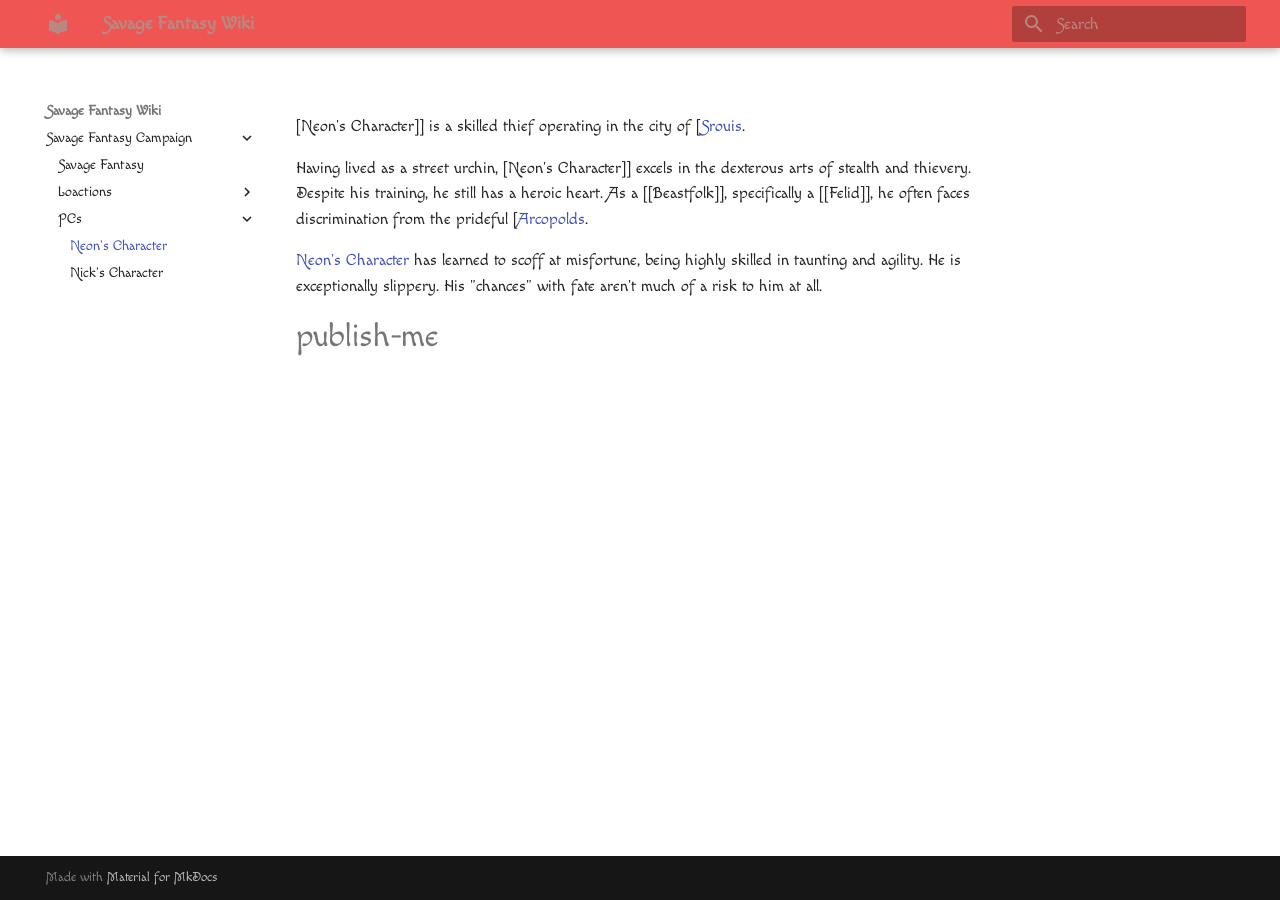
<file: Savage Fantasy Campaign/PCs/Neon's Character/index.html>
<!doctype html>
<html lang="en" class="no-js">
  <head>
    
      <meta charset="utf-8">
      <meta name="viewport" content="width=device-width,initial-scale=1">
      
        <meta name="description" content="A wiki meant to house the lore of the Savage Fantasy TTRP">
      
      
        <meta name="author" content="FishTail">
      
      
        <link rel="canonical" href="https://fishtaildraws.github.io/Savage-Fantasy/Savage%20Fantasy%20Campaign/PCs/Neon%27s%20Character/">
      
      
        <link rel="prev" href="../../Loactions/Srouis/">
      
      
        <link rel="next" href="../Nick%27s%20Character/">
      
      
        
      
      
      <link rel="icon" href="../../../assets/images/favicon.png">
      <meta name="generator" content="mkdocs-1.6.1, mkdocs-material-9.7.7">
    
    
      
        <title>Neon's Character - Savage Fantasy Wiki</title>
      
    
    
      <link rel="stylesheet" href="../../../assets/stylesheets/main.ec1eaa64.min.css">
      
        
        <link rel="stylesheet" href="../../../assets/stylesheets/palette.ab4e12ef.min.css">
      
      


    
    
      
    
    
      
        
        
        <link rel="preconnect" href="https://fonts.gstatic.com" crossorigin>
        <link rel="stylesheet" href="https://fonts.googleapis.com/css?family=Macondo+Swash+Caps:300,300i,400,400i,700,700i%7CRoboto+Mono:400,400i,700,700i&display=fallback">
        <style>:root{--md-text-font:"Macondo Swash Caps";--md-code-font:"Roboto Mono"}</style>
      
    
    
      <link rel="stylesheet" href="../../../extra.css">
    
    <script>__md_scope=new URL("../../..",location),__md_hash=e=>[...e].reduce(((e,_)=>(e<<5)-e+_.charCodeAt(0)),0),__md_get=(e,_=localStorage,t=__md_scope)=>JSON.parse(_.getItem(t.pathname+"."+e)),__md_set=(e,_,t=localStorage,a=__md_scope)=>{try{t.setItem(a.pathname+"."+e,JSON.stringify(_))}catch(e){}}</script>
    
      

    
    
  </head>
  
  
    
    
    
    
    
    <body dir="ltr" data-md-color-scheme="custom" data-md-color-primary="red" data-md-color-accent="amber">
  
    
    <input class="md-toggle" data-md-toggle="drawer" type="checkbox" id="__drawer" autocomplete="off">
    <input class="md-toggle" data-md-toggle="search" type="checkbox" id="__search" autocomplete="off">
    <label class="md-overlay" for="__drawer"></label>
    <div data-md-component="skip">
      
        
        <a href="#publish-me" class="md-skip">
          Skip to content
        </a>
      
    </div>
    <div data-md-component="announce">
      
    </div>
    
    
      

  

<header class="md-header md-header--shadow" data-md-component="header">
  <nav class="md-header__inner md-grid" aria-label="Header">
    <a href="../../.." title="Savage Fantasy Wiki" class="md-header__button md-logo" aria-label="Savage Fantasy Wiki" data-md-component="logo">
      
  
  <svg xmlns="http://www.w3.org/2000/svg" viewBox="0 0 24 24"><path d="M12 8a3 3 0 0 0 3-3 3 3 0 0 0-3-3 3 3 0 0 0-3 3 3 3 0 0 0 3 3m0 3.54C9.64 9.35 6.5 8 3 8v11c3.5 0 6.64 1.35 9 3.54 2.36-2.19 5.5-3.54 9-3.54V8c-3.5 0-6.64 1.35-9 3.54"/></svg>

    </a>
    <label class="md-header__button md-icon" for="__drawer">
      
      <svg xmlns="http://www.w3.org/2000/svg" viewBox="0 0 24 24"><path d="M3 6h18v2H3zm0 5h18v2H3zm0 5h18v2H3z"/></svg>
    </label>
    <div class="md-header__title" data-md-component="header-title">
      <div class="md-header__ellipsis">
        <div class="md-header__topic">
          <span class="md-ellipsis">
            Savage Fantasy Wiki
          </span>
        </div>
        <div class="md-header__topic" data-md-component="header-topic">
          <span class="md-ellipsis">
            
              Neon's Character
            
          </span>
        </div>
      </div>
    </div>
    
      
    
    
    
    
      
      
        <label class="md-header__button md-icon" for="__search">
          
          <svg xmlns="http://www.w3.org/2000/svg" viewBox="0 0 24 24"><path d="M9.5 3A6.5 6.5 0 0 1 16 9.5c0 1.61-.59 3.09-1.56 4.23l.27.27h.79l5 5-1.5 1.5-5-5v-.79l-.27-.27A6.52 6.52 0 0 1 9.5 16 6.5 6.5 0 0 1 3 9.5 6.5 6.5 0 0 1 9.5 3m0 2C7 5 5 7 5 9.5S7 14 9.5 14 14 12 14 9.5 12 5 9.5 5"/></svg>
        </label>
        <div class="md-search" data-md-component="search" role="dialog">
  <label class="md-search__overlay" for="__search"></label>
  <div class="md-search__inner" role="search">
    <form class="md-search__form" name="search">
      <input type="text" class="md-search__input" name="query" aria-label="Search" placeholder="Search" autocapitalize="off" autocorrect="off" autocomplete="off" spellcheck="false" data-md-component="search-query" required>
      <label class="md-search__icon md-icon" for="__search">
        
        <svg xmlns="http://www.w3.org/2000/svg" viewBox="0 0 24 24"><path d="M9.5 3A6.5 6.5 0 0 1 16 9.5c0 1.61-.59 3.09-1.56 4.23l.27.27h.79l5 5-1.5 1.5-5-5v-.79l-.27-.27A6.52 6.52 0 0 1 9.5 16 6.5 6.5 0 0 1 3 9.5 6.5 6.5 0 0 1 9.5 3m0 2C7 5 5 7 5 9.5S7 14 9.5 14 14 12 14 9.5 12 5 9.5 5"/></svg>
        
        <svg xmlns="http://www.w3.org/2000/svg" viewBox="0 0 24 24"><path d="M20 11v2H8l5.5 5.5-1.42 1.42L4.16 12l7.92-7.92L13.5 5.5 8 11z"/></svg>
      </label>
      <nav class="md-search__options" aria-label="Search">
        
        <button type="reset" class="md-search__icon md-icon" title="Clear" aria-label="Clear" tabindex="-1">
          
          <svg xmlns="http://www.w3.org/2000/svg" viewBox="0 0 24 24"><path d="M19 6.41 17.59 5 12 10.59 6.41 5 5 6.41 10.59 12 5 17.59 6.41 19 12 13.41 17.59 19 19 17.59 13.41 12z"/></svg>
        </button>
      </nav>
      
    </form>
    <div class="md-search__output">
      <div class="md-search__scrollwrap" tabindex="0" data-md-scrollfix>
        <div class="md-search-result" data-md-component="search-result">
          <div class="md-search-result__meta">
            Initializing search
          </div>
          <ol class="md-search-result__list" role="presentation"></ol>
        </div>
      </div>
    </div>
  </div>
</div>
      
    
    
  </nav>
  
</header>
    
    <div class="md-container" data-md-component="container">
      
      
        
          
        
      
      <main class="md-main" data-md-component="main">
        <div class="md-main__inner md-grid">
          
            
              
              <div class="md-sidebar md-sidebar--primary" data-md-component="sidebar" data-md-type="navigation" >
                <div class="md-sidebar__scrollwrap">
                  <div class="md-sidebar__inner">
                    



<nav class="md-nav md-nav--primary" aria-label="Navigation" data-md-level="0">
  <label class="md-nav__title" for="__drawer">
    <a href="../../.." title="Savage Fantasy Wiki" class="md-nav__button md-logo" aria-label="Savage Fantasy Wiki" data-md-component="logo">
      
  
  <svg xmlns="http://www.w3.org/2000/svg" viewBox="0 0 24 24"><path d="M12 8a3 3 0 0 0 3-3 3 3 0 0 0-3-3 3 3 0 0 0-3 3 3 3 0 0 0 3 3m0 3.54C9.64 9.35 6.5 8 3 8v11c3.5 0 6.64 1.35 9 3.54 2.36-2.19 5.5-3.54 9-3.54V8c-3.5 0-6.64 1.35-9 3.54"/></svg>

    </a>
    Savage Fantasy Wiki
  </label>
  
  <ul class="md-nav__list" data-md-scrollfix>
    
      
      
  
  
    
  
  
  
    
    
    
    
    
    <li class="md-nav__item md-nav__item--active md-nav__item--nested">
      
        
        
        <input class="md-nav__toggle md-toggle " type="checkbox" id="__nav_1" checked>
        
          
          <label class="md-nav__link" for="__nav_1" id="__nav_1_label" tabindex="0">
            
  
  
  <span class="md-ellipsis">
    
  
    Savage Fantasy Campaign
  

    
  </span>
  
  

            <span class="md-nav__icon md-icon"></span>
          </label>
        
        <nav class="md-nav" data-md-level="1" aria-labelledby="__nav_1_label" aria-expanded="true">
          <label class="md-nav__title" for="__nav_1">
            <span class="md-nav__icon md-icon"></span>
            
  
    Savage Fantasy Campaign
  

          </label>
          <ul class="md-nav__list" data-md-scrollfix>
            
              
                
  
  
  
  
    <li class="md-nav__item">
      <a href="../../Savage%20Fantasy/" class="md-nav__link">
        
  
  
  <span class="md-ellipsis">
    
  
    Savage Fantasy
  

    
  </span>
  
  

      </a>
    </li>
  

              
            
              
                
  
  
  
  
    
    
    
    
    
    <li class="md-nav__item md-nav__item--nested">
      
        
        
        <input class="md-nav__toggle md-toggle " type="checkbox" id="__nav_1_2" >
        
          
          <label class="md-nav__link" for="__nav_1_2" id="__nav_1_2_label" tabindex="0">
            
  
  
  <span class="md-ellipsis">
    
  
    Loactions
  

    
  </span>
  
  

            <span class="md-nav__icon md-icon"></span>
          </label>
        
        <nav class="md-nav" data-md-level="2" aria-labelledby="__nav_1_2_label" aria-expanded="false">
          <label class="md-nav__title" for="__nav_1_2">
            <span class="md-nav__icon md-icon"></span>
            
  
    Loactions
  

          </label>
          <ul class="md-nav__list" data-md-scrollfix>
            
              
                
  
  
  
  
    <li class="md-nav__item">
      <a href="../../Loactions/Arcopoli/" class="md-nav__link">
        
  
  
  <span class="md-ellipsis">
    
  
    Arcopoli
  

    
  </span>
  
  

      </a>
    </li>
  

              
            
              
                
  
  
  
  
    <li class="md-nav__item">
      <a href="../../Loactions/Srouis/" class="md-nav__link">
        
  
  
  <span class="md-ellipsis">
    
  
    Srouis
  

    
  </span>
  
  

      </a>
    </li>
  

              
            
          </ul>
        </nav>
      
    </li>
  

              
            
              
                
  
  
    
  
  
  
    
    
    
    
    
    <li class="md-nav__item md-nav__item--active md-nav__item--nested">
      
        
        
        <input class="md-nav__toggle md-toggle " type="checkbox" id="__nav_1_3" checked>
        
          
          <label class="md-nav__link" for="__nav_1_3" id="__nav_1_3_label" tabindex="0">
            
  
  
  <span class="md-ellipsis">
    
  
    PCs
  

    
  </span>
  
  

            <span class="md-nav__icon md-icon"></span>
          </label>
        
        <nav class="md-nav" data-md-level="2" aria-labelledby="__nav_1_3_label" aria-expanded="true">
          <label class="md-nav__title" for="__nav_1_3">
            <span class="md-nav__icon md-icon"></span>
            
  
    PCs
  

          </label>
          <ul class="md-nav__list" data-md-scrollfix>
            
              
                
  
  
    
  
  
  
    <li class="md-nav__item md-nav__item--active">
      
      <input class="md-nav__toggle md-toggle" type="checkbox" id="__toc">
      
      
        
      
      
      <a href="./" class="md-nav__link md-nav__link--active">
        
  
  
  <span class="md-ellipsis">
    
  
    Neon's Character
  

    
  </span>
  
  

      </a>
      
    </li>
  

              
            
              
                
  
  
  
  
    <li class="md-nav__item">
      <a href="../Nick%27s%20Character/" class="md-nav__link">
        
  
  
  <span class="md-ellipsis">
    
  
    Nick's Character
  

    
  </span>
  
  

      </a>
    </li>
  

              
            
          </ul>
        </nav>
      
    </li>
  

              
            
          </ul>
        </nav>
      
    </li>
  

    
  </ul>
</nav>
                  </div>
                </div>
              </div>
            
            
              
              <div class="md-sidebar md-sidebar--secondary" data-md-component="sidebar" data-md-type="toc" >
                <div class="md-sidebar__scrollwrap">
                  <div class="md-sidebar__inner">
                    

<nav class="md-nav md-nav--secondary" aria-label="Table of contents">
  
  
  
    
  
  
</nav>
                  </div>
                </div>
              </div>
            
          
          
            <div class="md-content" data-md-component="content">
              
              <article class="md-content__inner md-typeset">
                
                  



<p>[Neon's Character]] is a skilled thief operating in the city of [<a href="Neon's Character]] is a skilled thief operating in the city of [[Srouis.md">Srouis</a>. </p>
<p>Having lived as a street urchin, [Neon's Character]] excels in the dexterous arts of stealth and thievery. Despite his training, he still has a heroic heart. As a [[Beastfolk]], specifically a [[Felid]], he often faces discrimination from the prideful [<a href="Neon's Character]] excels in the dexterous arts of stealth and thievery. Despite his training, he still has a heroic heart. As a [[Beastfolk]], specifically a [[Felid]], he often faces discrimination from the prideful [[Arcopolds.md">Arcopolds</a>. </p>
<p><a href="./">Neon's Character</a> has learned to scoff at misfortune, being highly skilled in taunting and agility. He is exceptionally slippery. His "chances" with fate aren't much of a risk to him at all.</p>
<h1 id="publish-me">publish-me</h1>












                
              </article>
            </div>
          
          
<script>var target=document.getElementById(location.hash.slice(1));target&&target.name&&(target.checked=target.name.startsWith("__tabbed_"))</script>
        </div>
        
      </main>
      
        <footer class="md-footer">
  
  <div class="md-footer-meta md-typeset">
    <div class="md-footer-meta__inner md-grid">
      <div class="md-copyright">
  
  
    Made with
    <a href="https://squidfunk.github.io/mkdocs-material/" target="_blank" rel="noopener">
      Material for MkDocs
    </a>
  
</div>
      
    </div>
  </div>
</footer>
      
    </div>
    <div class="md-dialog" data-md-component="dialog">
      <div class="md-dialog__inner md-typeset"></div>
    </div>
    
    
    
      
      
      <script id="__config" type="application/json">{"annotate": null, "base": "../../..", "features": [], "search": "../../../assets/javascripts/workers/search.2c215733.min.js", "tags": null, "translations": {"clipboard.copied": "Copied to clipboard", "clipboard.copy": "Copy to clipboard", "search.result.more.one": "1 more on this page", "search.result.more.other": "# more on this page", "search.result.none": "No matching documents", "search.result.one": "1 matching document", "search.result.other": "# matching documents", "search.result.placeholder": "Type to start searching", "search.result.term.missing": "Missing", "select.version": "Select version"}, "version": null}</script>
    
    
      <script src="../../../assets/javascripts/bundle.d7400e89.min.js"></script>
      
    
  </body>
</html>
</file>
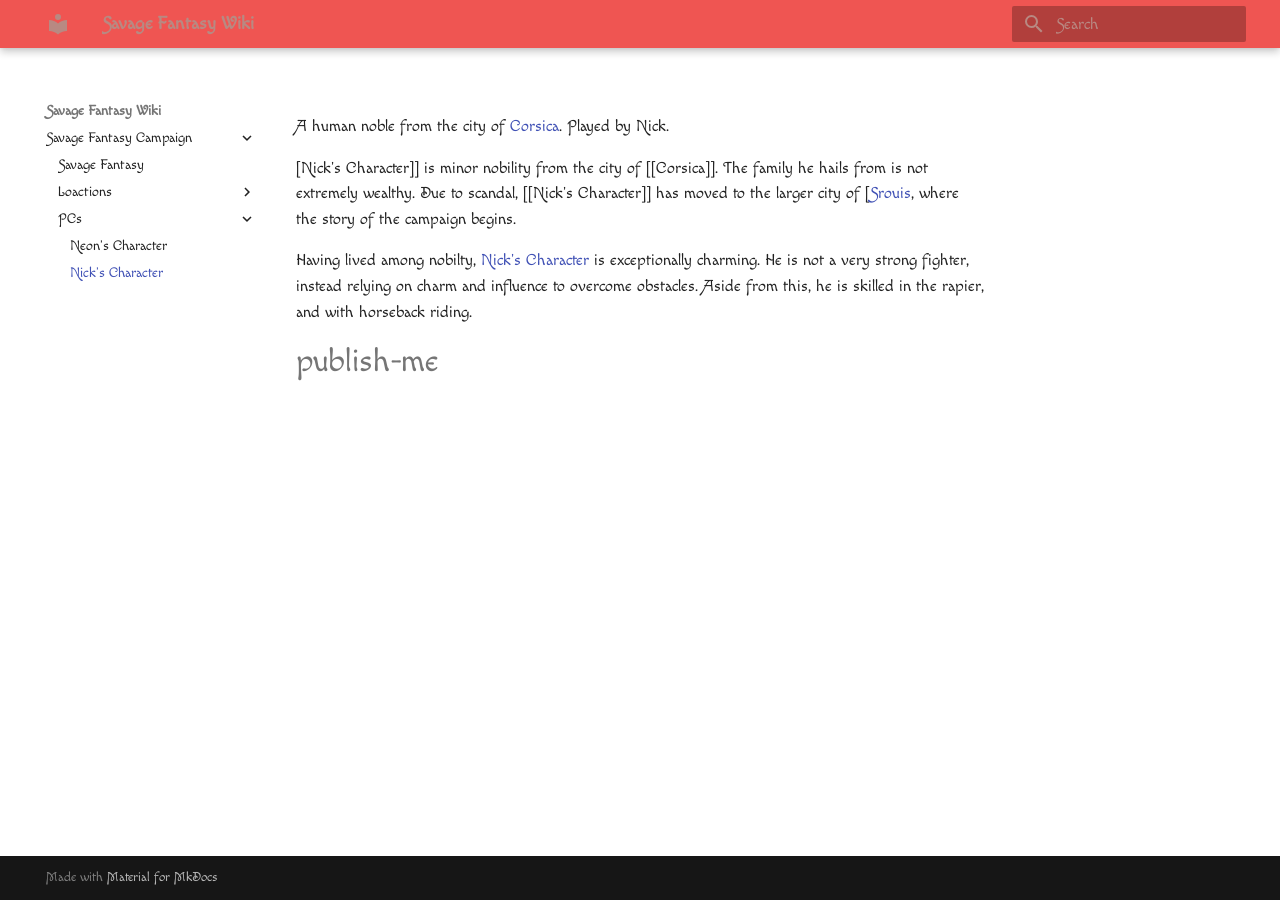
<file: Savage Fantasy Campaign/PCs/Nick's Character/index.html>
<!doctype html>
<html lang="en" class="no-js">
  <head>
    
      <meta charset="utf-8">
      <meta name="viewport" content="width=device-width,initial-scale=1">
      
        <meta name="description" content="A wiki meant to house the lore of the Savage Fantasy TTRP">
      
      
        <meta name="author" content="FishTail">
      
      
        <link rel="canonical" href="https://fishtaildraws.github.io/Savage-Fantasy/Savage%20Fantasy%20Campaign/PCs/Nick%27s%20Character/">
      
      
        <link rel="prev" href="../Neon%27s%20Character/">
      
      
      
        
      
      
      <link rel="icon" href="../../../assets/images/favicon.png">
      <meta name="generator" content="mkdocs-1.6.1, mkdocs-material-9.7.7">
    
    
      
        <title>Nick's Character - Savage Fantasy Wiki</title>
      
    
    
      <link rel="stylesheet" href="../../../assets/stylesheets/main.ec1eaa64.min.css">
      
        
        <link rel="stylesheet" href="../../../assets/stylesheets/palette.ab4e12ef.min.css">
      
      


    
    
      
    
    
      
        
        
        <link rel="preconnect" href="https://fonts.gstatic.com" crossorigin>
        <link rel="stylesheet" href="https://fonts.googleapis.com/css?family=Macondo+Swash+Caps:300,300i,400,400i,700,700i%7CRoboto+Mono:400,400i,700,700i&display=fallback">
        <style>:root{--md-text-font:"Macondo Swash Caps";--md-code-font:"Roboto Mono"}</style>
      
    
    
      <link rel="stylesheet" href="../../../extra.css">
    
    <script>__md_scope=new URL("../../..",location),__md_hash=e=>[...e].reduce(((e,_)=>(e<<5)-e+_.charCodeAt(0)),0),__md_get=(e,_=localStorage,t=__md_scope)=>JSON.parse(_.getItem(t.pathname+"."+e)),__md_set=(e,_,t=localStorage,a=__md_scope)=>{try{t.setItem(a.pathname+"."+e,JSON.stringify(_))}catch(e){}}</script>
    
      

    
    
  </head>
  
  
    
    
    
    
    
    <body dir="ltr" data-md-color-scheme="custom" data-md-color-primary="red" data-md-color-accent="amber">
  
    
    <input class="md-toggle" data-md-toggle="drawer" type="checkbox" id="__drawer" autocomplete="off">
    <input class="md-toggle" data-md-toggle="search" type="checkbox" id="__search" autocomplete="off">
    <label class="md-overlay" for="__drawer"></label>
    <div data-md-component="skip">
      
        
        <a href="#publish-me" class="md-skip">
          Skip to content
        </a>
      
    </div>
    <div data-md-component="announce">
      
    </div>
    
    
      

  

<header class="md-header md-header--shadow" data-md-component="header">
  <nav class="md-header__inner md-grid" aria-label="Header">
    <a href="../../.." title="Savage Fantasy Wiki" class="md-header__button md-logo" aria-label="Savage Fantasy Wiki" data-md-component="logo">
      
  
  <svg xmlns="http://www.w3.org/2000/svg" viewBox="0 0 24 24"><path d="M12 8a3 3 0 0 0 3-3 3 3 0 0 0-3-3 3 3 0 0 0-3 3 3 3 0 0 0 3 3m0 3.54C9.64 9.35 6.5 8 3 8v11c3.5 0 6.64 1.35 9 3.54 2.36-2.19 5.5-3.54 9-3.54V8c-3.5 0-6.64 1.35-9 3.54"/></svg>

    </a>
    <label class="md-header__button md-icon" for="__drawer">
      
      <svg xmlns="http://www.w3.org/2000/svg" viewBox="0 0 24 24"><path d="M3 6h18v2H3zm0 5h18v2H3zm0 5h18v2H3z"/></svg>
    </label>
    <div class="md-header__title" data-md-component="header-title">
      <div class="md-header__ellipsis">
        <div class="md-header__topic">
          <span class="md-ellipsis">
            Savage Fantasy Wiki
          </span>
        </div>
        <div class="md-header__topic" data-md-component="header-topic">
          <span class="md-ellipsis">
            
              Nick's Character
            
          </span>
        </div>
      </div>
    </div>
    
      
    
    
    
    
      
      
        <label class="md-header__button md-icon" for="__search">
          
          <svg xmlns="http://www.w3.org/2000/svg" viewBox="0 0 24 24"><path d="M9.5 3A6.5 6.5 0 0 1 16 9.5c0 1.61-.59 3.09-1.56 4.23l.27.27h.79l5 5-1.5 1.5-5-5v-.79l-.27-.27A6.52 6.52 0 0 1 9.5 16 6.5 6.5 0 0 1 3 9.5 6.5 6.5 0 0 1 9.5 3m0 2C7 5 5 7 5 9.5S7 14 9.5 14 14 12 14 9.5 12 5 9.5 5"/></svg>
        </label>
        <div class="md-search" data-md-component="search" role="dialog">
  <label class="md-search__overlay" for="__search"></label>
  <div class="md-search__inner" role="search">
    <form class="md-search__form" name="search">
      <input type="text" class="md-search__input" name="query" aria-label="Search" placeholder="Search" autocapitalize="off" autocorrect="off" autocomplete="off" spellcheck="false" data-md-component="search-query" required>
      <label class="md-search__icon md-icon" for="__search">
        
        <svg xmlns="http://www.w3.org/2000/svg" viewBox="0 0 24 24"><path d="M9.5 3A6.5 6.5 0 0 1 16 9.5c0 1.61-.59 3.09-1.56 4.23l.27.27h.79l5 5-1.5 1.5-5-5v-.79l-.27-.27A6.52 6.52 0 0 1 9.5 16 6.5 6.5 0 0 1 3 9.5 6.5 6.5 0 0 1 9.5 3m0 2C7 5 5 7 5 9.5S7 14 9.5 14 14 12 14 9.5 12 5 9.5 5"/></svg>
        
        <svg xmlns="http://www.w3.org/2000/svg" viewBox="0 0 24 24"><path d="M20 11v2H8l5.5 5.5-1.42 1.42L4.16 12l7.92-7.92L13.5 5.5 8 11z"/></svg>
      </label>
      <nav class="md-search__options" aria-label="Search">
        
        <button type="reset" class="md-search__icon md-icon" title="Clear" aria-label="Clear" tabindex="-1">
          
          <svg xmlns="http://www.w3.org/2000/svg" viewBox="0 0 24 24"><path d="M19 6.41 17.59 5 12 10.59 6.41 5 5 6.41 10.59 12 5 17.59 6.41 19 12 13.41 17.59 19 19 17.59 13.41 12z"/></svg>
        </button>
      </nav>
      
    </form>
    <div class="md-search__output">
      <div class="md-search__scrollwrap" tabindex="0" data-md-scrollfix>
        <div class="md-search-result" data-md-component="search-result">
          <div class="md-search-result__meta">
            Initializing search
          </div>
          <ol class="md-search-result__list" role="presentation"></ol>
        </div>
      </div>
    </div>
  </div>
</div>
      
    
    
  </nav>
  
</header>
    
    <div class="md-container" data-md-component="container">
      
      
        
          
        
      
      <main class="md-main" data-md-component="main">
        <div class="md-main__inner md-grid">
          
            
              
              <div class="md-sidebar md-sidebar--primary" data-md-component="sidebar" data-md-type="navigation" >
                <div class="md-sidebar__scrollwrap">
                  <div class="md-sidebar__inner">
                    



<nav class="md-nav md-nav--primary" aria-label="Navigation" data-md-level="0">
  <label class="md-nav__title" for="__drawer">
    <a href="../../.." title="Savage Fantasy Wiki" class="md-nav__button md-logo" aria-label="Savage Fantasy Wiki" data-md-component="logo">
      
  
  <svg xmlns="http://www.w3.org/2000/svg" viewBox="0 0 24 24"><path d="M12 8a3 3 0 0 0 3-3 3 3 0 0 0-3-3 3 3 0 0 0-3 3 3 3 0 0 0 3 3m0 3.54C9.64 9.35 6.5 8 3 8v11c3.5 0 6.64 1.35 9 3.54 2.36-2.19 5.5-3.54 9-3.54V8c-3.5 0-6.64 1.35-9 3.54"/></svg>

    </a>
    Savage Fantasy Wiki
  </label>
  
  <ul class="md-nav__list" data-md-scrollfix>
    
      
      
  
  
    
  
  
  
    
    
    
    
    
    <li class="md-nav__item md-nav__item--active md-nav__item--nested">
      
        
        
        <input class="md-nav__toggle md-toggle " type="checkbox" id="__nav_1" checked>
        
          
          <label class="md-nav__link" for="__nav_1" id="__nav_1_label" tabindex="0">
            
  
  
  <span class="md-ellipsis">
    
  
    Savage Fantasy Campaign
  

    
  </span>
  
  

            <span class="md-nav__icon md-icon"></span>
          </label>
        
        <nav class="md-nav" data-md-level="1" aria-labelledby="__nav_1_label" aria-expanded="true">
          <label class="md-nav__title" for="__nav_1">
            <span class="md-nav__icon md-icon"></span>
            
  
    Savage Fantasy Campaign
  

          </label>
          <ul class="md-nav__list" data-md-scrollfix>
            
              
                
  
  
  
  
    <li class="md-nav__item">
      <a href="../../Savage%20Fantasy/" class="md-nav__link">
        
  
  
  <span class="md-ellipsis">
    
  
    Savage Fantasy
  

    
  </span>
  
  

      </a>
    </li>
  

              
            
              
                
  
  
  
  
    
    
    
    
    
    <li class="md-nav__item md-nav__item--nested">
      
        
        
        <input class="md-nav__toggle md-toggle " type="checkbox" id="__nav_1_2" >
        
          
          <label class="md-nav__link" for="__nav_1_2" id="__nav_1_2_label" tabindex="0">
            
  
  
  <span class="md-ellipsis">
    
  
    Loactions
  

    
  </span>
  
  

            <span class="md-nav__icon md-icon"></span>
          </label>
        
        <nav class="md-nav" data-md-level="2" aria-labelledby="__nav_1_2_label" aria-expanded="false">
          <label class="md-nav__title" for="__nav_1_2">
            <span class="md-nav__icon md-icon"></span>
            
  
    Loactions
  

          </label>
          <ul class="md-nav__list" data-md-scrollfix>
            
              
                
  
  
  
  
    <li class="md-nav__item">
      <a href="../../Loactions/Arcopoli/" class="md-nav__link">
        
  
  
  <span class="md-ellipsis">
    
  
    Arcopoli
  

    
  </span>
  
  

      </a>
    </li>
  

              
            
              
                
  
  
  
  
    <li class="md-nav__item">
      <a href="../../Loactions/Srouis/" class="md-nav__link">
        
  
  
  <span class="md-ellipsis">
    
  
    Srouis
  

    
  </span>
  
  

      </a>
    </li>
  

              
            
          </ul>
        </nav>
      
    </li>
  

              
            
              
                
  
  
    
  
  
  
    
    
    
    
    
    <li class="md-nav__item md-nav__item--active md-nav__item--nested">
      
        
        
        <input class="md-nav__toggle md-toggle " type="checkbox" id="__nav_1_3" checked>
        
          
          <label class="md-nav__link" for="__nav_1_3" id="__nav_1_3_label" tabindex="0">
            
  
  
  <span class="md-ellipsis">
    
  
    PCs
  

    
  </span>
  
  

            <span class="md-nav__icon md-icon"></span>
          </label>
        
        <nav class="md-nav" data-md-level="2" aria-labelledby="__nav_1_3_label" aria-expanded="true">
          <label class="md-nav__title" for="__nav_1_3">
            <span class="md-nav__icon md-icon"></span>
            
  
    PCs
  

          </label>
          <ul class="md-nav__list" data-md-scrollfix>
            
              
                
  
  
  
  
    <li class="md-nav__item">
      <a href="../Neon%27s%20Character/" class="md-nav__link">
        
  
  
  <span class="md-ellipsis">
    
  
    Neon's Character
  

    
  </span>
  
  

      </a>
    </li>
  

              
            
              
                
  
  
    
  
  
  
    <li class="md-nav__item md-nav__item--active">
      
      <input class="md-nav__toggle md-toggle" type="checkbox" id="__toc">
      
      
        
      
      
      <a href="./" class="md-nav__link md-nav__link--active">
        
  
  
  <span class="md-ellipsis">
    
  
    Nick's Character
  

    
  </span>
  
  

      </a>
      
    </li>
  

              
            
          </ul>
        </nav>
      
    </li>
  

              
            
          </ul>
        </nav>
      
    </li>
  

    
  </ul>
</nav>
                  </div>
                </div>
              </div>
            
            
              
              <div class="md-sidebar md-sidebar--secondary" data-md-component="sidebar" data-md-type="toc" >
                <div class="md-sidebar__scrollwrap">
                  <div class="md-sidebar__inner">
                    

<nav class="md-nav md-nav--secondary" aria-label="Table of contents">
  
  
  
    
  
  
</nav>
                  </div>
                </div>
              </div>
            
          
          
            <div class="md-content" data-md-component="content">
              
              <article class="md-content__inner md-typeset">
                
                  



<p>A human noble from the city of <a href="Corsica.md">Corsica</a>. Played by Nick.</p>
<p>[Nick's Character]] is minor nobility from the city of [[Corsica]]. The family he hails from is not extremely wealthy. Due to scandal, [[Nick's Character]] has moved to the larger city of [<a href="Nick's Character]] is minor nobility from the city of [[Corsica]]. The family he hails from is not extremely wealthy. Due to scandal, [[Nick's Character]] has moved to the larger city of [[Srouis.md">Srouis</a>, where the story of the campaign begins. </p>
<p>Having lived among nobilty, <a href="./">Nick's Character</a> is exceptionally charming. He is not a very strong fighter, instead relying on charm and influence to overcome obstacles. Aside from this, he is skilled in the rapier, and with horseback riding.</p>
<h1 id="publish-me">publish-me</h1>












                
              </article>
            </div>
          
          
<script>var target=document.getElementById(location.hash.slice(1));target&&target.name&&(target.checked=target.name.startsWith("__tabbed_"))</script>
        </div>
        
      </main>
      
        <footer class="md-footer">
  
  <div class="md-footer-meta md-typeset">
    <div class="md-footer-meta__inner md-grid">
      <div class="md-copyright">
  
  
    Made with
    <a href="https://squidfunk.github.io/mkdocs-material/" target="_blank" rel="noopener">
      Material for MkDocs
    </a>
  
</div>
      
    </div>
  </div>
</footer>
      
    </div>
    <div class="md-dialog" data-md-component="dialog">
      <div class="md-dialog__inner md-typeset"></div>
    </div>
    
    
    
      
      
      <script id="__config" type="application/json">{"annotate": null, "base": "../../..", "features": [], "search": "../../../assets/javascripts/workers/search.2c215733.min.js", "tags": null, "translations": {"clipboard.copied": "Copied to clipboard", "clipboard.copy": "Copy to clipboard", "search.result.more.one": "1 more on this page", "search.result.more.other": "# more on this page", "search.result.none": "No matching documents", "search.result.one": "1 matching document", "search.result.other": "# matching documents", "search.result.placeholder": "Type to start searching", "search.result.term.missing": "Missing", "select.version": "Select version"}, "version": null}</script>
    
    
      <script src="../../../assets/javascripts/bundle.d7400e89.min.js"></script>
      
    
  </body>
</html>
</file>
<file: extra.css>
:root  > * {
  --md-primary-bg-color:               #B88982;
  --md-primary-bg-color--light:        #B88982;
}
</file>
<file: assets/stylesheets/main.ec1eaa64.min.css>
@charset "UTF-8";html{-webkit-text-size-adjust:none;-moz-text-size-adjust:none;text-size-adjust:none;box-sizing:border-box}*,:after,:before{box-sizing:inherit}@media (prefers-reduced-motion){*,:after,:before{transition:none!important}}body{margin:0}a,button,input,label{-webkit-tap-highlight-color:transparent}a{color:inherit;text-decoration:none}hr{border:0;box-sizing:initial;display:block;height:.05rem;overflow:visible;padding:0}small{font-size:80%}sub,sup{line-height:1em}img{border-style:none}table{border-collapse:initial;border-spacing:0}td,th{font-weight:400;vertical-align:top}button{background:#0000;border:0;font-family:inherit;font-size:inherit;margin:0;padding:0}input{border:0;outline:none}:root{--md-primary-fg-color:#4051b5;--md-primary-fg-color--light:#5d6cc0;--md-primary-fg-color--dark:#303fa1;--md-primary-bg-color:#fff;--md-primary-bg-color--light:#ffffffb3;--md-accent-fg-color:#526cfe;--md-accent-fg-color--transparent:#526cfe1a;--md-accent-bg-color:#fff;--md-accent-bg-color--light:#ffffffb3}[data-md-color-scheme=default]{color-scheme:light}[data-md-color-scheme=default] img[src$="#gh-dark-mode-only"],[data-md-color-scheme=default] img[src$="#only-dark"]{display:none}:root,[data-md-color-scheme=default]{--md-hue:225deg;--md-default-fg-color:#000000de;--md-default-fg-color--light:#0000008a;--md-default-fg-color--lighter:#00000052;--md-default-fg-color--lightest:#00000012;--md-default-bg-color:#fff;--md-default-bg-color--light:#ffffffb3;--md-default-bg-color--lighter:#ffffff4d;--md-default-bg-color--lightest:#ffffff1f;--md-code-fg-color:#36464e;--md-code-bg-color:#f5f5f5;--md-code-bg-color--light:#f5f5f5b3;--md-code-bg-color--lighter:#f5f5f54d;--md-code-hl-color:#4287ff;--md-code-hl-color--light:#4287ff1a;--md-code-hl-number-color:#d52a2a;--md-code-hl-special-color:#db1457;--md-code-hl-function-color:#a846b9;--md-code-hl-constant-color:#6e59d9;--md-code-hl-keyword-color:#3f6ec6;--md-code-hl-string-color:#1c7d4d;--md-code-hl-name-color:var(--md-code-fg-color);--md-code-hl-operator-color:var(--md-default-fg-color--light);--md-code-hl-punctuation-color:var(--md-default-fg-color--light);--md-code-hl-comment-color:var(--md-default-fg-color--light);--md-code-hl-generic-color:var(--md-default-fg-color--light);--md-code-hl-variable-color:var(--md-default-fg-color--light);--md-typeset-color:var(--md-default-fg-color);--md-typeset-a-color:var(--md-primary-fg-color);--md-typeset-del-color:#f5503d26;--md-typeset-ins-color:#0bd57026;--md-typeset-kbd-color:#fafafa;--md-typeset-kbd-accent-color:#fff;--md-typeset-kbd-border-color:#b8b8b8;--md-typeset-mark-color:#ffff0080;--md-typeset-table-color:#0000001f;--md-typeset-table-color--light:rgba(0,0,0,.035);--md-admonition-fg-color:var(--md-default-fg-color);--md-admonition-bg-color:var(--md-default-bg-color);--md-warning-fg-color:#000000de;--md-warning-bg-color:#ff9;--md-footer-fg-color:#fff;--md-footer-fg-color--light:#ffffffb3;--md-footer-fg-color--lighter:#ffffff73;--md-footer-bg-color:#000000de;--md-footer-bg-color--dark:#00000052;--md-shadow-z1:0 0.2rem 0.5rem #0000000d,0 0 0.05rem #0000001a;--md-shadow-z2:0 0.2rem 0.5rem #0000001a,0 0 0.05rem #00000040;--md-shadow-z3:0 0.2rem 0.5rem #0003,0 0 0.05rem #00000059}.md-icon svg{fill:currentcolor;display:block;height:1.2rem;width:1.2rem}body{-webkit-font-smoothing:antialiased;-moz-osx-font-smoothing:grayscale;--md-text-font-family:var(--md-text-font,_),-apple-system,BlinkMacSystemFont,Helvetica,Arial,sans-serif;--md-code-font-family:var(--md-code-font,_),SFMono-Regular,Consolas,Menlo,monospace}aside,body,input{font-feature-settings:"kern","liga";color:var(--md-typeset-color);font-family:var(--md-text-font-family)}code,kbd,pre{font-feature-settings:"kern";font-family:var(--md-code-font-family)}:root{--md-typeset-table-sort-icon:url('data:image/svg+xml;charset=utf-8,<svg xmlns="http://www.w3.org/2000/svg" viewBox="0 0 24 24"><path d="m18 21-4-4h3V7h-3l4-4 4 4h-3v10h3M2 19v-2h10v2M2 13v-2h7v2M2 7V5h4v2z"/></svg>');--md-typeset-table-sort-icon--asc:url('data:image/svg+xml;charset=utf-8,<svg xmlns="http://www.w3.org/2000/svg" viewBox="0 0 24 24"><path d="M19 17h3l-4 4-4-4h3V3h2M2 17h10v2H2M6 5v2H2V5m0 6h7v2H2z"/></svg>');--md-typeset-table-sort-icon--desc:url('data:image/svg+xml;charset=utf-8,<svg xmlns="http://www.w3.org/2000/svg" viewBox="0 0 24 24"><path d="M19 7h3l-4-4-4 4h3v14h2M2 17h10v2H2M6 5v2H2V5m0 6h7v2H2z"/></svg>')}.md-typeset{-webkit-print-color-adjust:exact;color-adjust:exact;font-size:.8rem;line-height:1.6;overflow-wrap:break-word}@media print{.md-typeset{font-size:.68rem}}.md-typeset blockquote,.md-typeset dl,.md-typeset figure,.md-typeset ol,.md-typeset pre,.md-typeset ul{margin-bottom:1em;margin-top:1em}.md-typeset h1{color:var(--md-default-fg-color--light);font-size:2em;line-height:1.3;margin:0 0 1.25em}.md-typeset h1,.md-typeset h2{font-weight:300;letter-spacing:-.01em}.md-typeset h2{font-size:1.5625em;line-height:1.4;margin:1.6em 0 .64em}.md-typeset h3{font-size:1.25em;font-weight:400;letter-spacing:-.01em;line-height:1.5;margin:1.6em 0 .8em}.md-typeset h2+h3{margin-top:.8em}.md-typeset h4{font-weight:700;letter-spacing:-.01em;margin:1em 0}.md-typeset h5,.md-typeset h6{color:var(--md-default-fg-color--light);font-size:.8em;font-weight:700;letter-spacing:-.01em;margin:1.25em 0}.md-typeset h5{text-transform:uppercase}.md-typeset h5 code{text-transform:none}.md-typeset hr{border-bottom:.05rem solid var(--md-default-fg-color--lightest);display:flow-root;margin:1.5em 0}.md-typeset a{color:var(--md-typeset-a-color);word-break:break-word}.md-typeset a,.md-typeset a:before{transition:color 125ms}.md-typeset a:focus,.md-typeset a:hover{color:var(--md-accent-fg-color)}.md-typeset a:focus code,.md-typeset a:hover code{background-color:var(--md-accent-fg-color--transparent);color:var(--md-accent-fg-color)}.md-typeset a code{color:var(--md-typeset-a-color)}.md-typeset a.focus-visible{outline-color:var(--md-accent-fg-color);outline-offset:.2rem}.md-typeset code,.md-typeset kbd,.md-typeset pre{color:var(--md-code-fg-color);direction:ltr;font-variant-ligatures:none;transition:background-color 125ms}@media print{.md-typeset code,.md-typeset kbd,.md-typeset pre{white-space:pre-wrap}}.md-typeset code{background-color:var(--md-code-bg-color);border-radius:.1rem;-webkit-box-decoration-break:clone;box-decoration-break:clone;font-size:.85em;padding:0 .2941176471em;transition:color 125ms,background-color 125ms;word-break:break-word}.md-typeset code:not(.focus-visible){-webkit-tap-highlight-color:transparent;outline:none}.md-typeset pre{display:flow-root;line-height:1.4;position:relative}.md-typeset pre>code{-webkit-box-decoration-break:slice;box-decoration-break:slice;box-shadow:none;display:block;margin:0;outline-color:var(--md-accent-fg-color);overflow:auto;padding:.7720588235em 1.1764705882em;scrollbar-color:var(--md-default-fg-color--lighter) #0000;scrollbar-width:thin;touch-action:auto;word-break:normal}.md-typeset pre>code:hover{scrollbar-color:var(--md-accent-fg-color) #0000}.md-typeset pre>code::-webkit-scrollbar{height:.2rem;width:.2rem}.md-typeset pre>code::-webkit-scrollbar-thumb{background-color:var(--md-default-fg-color--lighter)}.md-typeset pre>code::-webkit-scrollbar-thumb:hover{background-color:var(--md-accent-fg-color)}.md-typeset kbd{background-color:var(--md-typeset-kbd-color);border-radius:.1rem;box-shadow:0 .1rem 0 .05rem var(--md-typeset-kbd-border-color),0 .1rem 0 var(--md-typeset-kbd-border-color),0 -.1rem .2rem var(--md-typeset-kbd-accent-color) inset;color:var(--md-default-fg-color);display:inline-block;font-size:.75em;padding:0 .6666666667em;vertical-align:text-top;word-break:break-word}.md-typeset mark{background-color:var(--md-typeset-mark-color);-webkit-box-decoration-break:clone;box-decoration-break:clone;color:inherit;word-break:break-word}.md-typeset abbr{cursor:help;text-decoration:none}.md-typeset [data-preview],.md-typeset abbr{border-bottom:.05rem dotted var(--md-default-fg-color--light)}.md-typeset small{opacity:.75}[dir=ltr] .md-typeset sub,[dir=ltr] .md-typeset sup{margin-left:.078125em}[dir=rtl] .md-typeset sub,[dir=rtl] .md-typeset sup{margin-right:.078125em}[dir=ltr] .md-typeset blockquote{padding-left:.6rem}[dir=rtl] .md-typeset blockquote{padding-right:.6rem}[dir=ltr] .md-typeset blockquote{border-left:.2rem solid var(--md-default-fg-color--lighter)}[dir=rtl] .md-typeset blockquote{border-right:.2rem solid var(--md-default-fg-color--lighter)}.md-typeset blockquote{color:var(--md-default-fg-color--light);margin-left:0;margin-right:0}.md-typeset ul{list-style-type:disc}.md-typeset ul[type]{list-style-type:revert-layer}[dir=ltr] .md-typeset ol,[dir=ltr] .md-typeset ul{margin-left:.625em}[dir=rtl] .md-typeset ol,[dir=rtl] .md-typeset ul{margin-right:.625em}.md-typeset ol,.md-typeset ul{padding:0}.md-typeset ol:not([hidden]),.md-typeset ul:not([hidden]){display:flow-root}.md-typeset ol ol,.md-typeset ul ol{list-style-type:lower-alpha}.md-typeset ol ol ol,.md-typeset ul ol ol{list-style-type:lower-roman}.md-typeset ol ol ol ol,.md-typeset ul ol ol ol{list-style-type:upper-alpha}.md-typeset ol ol ol ol ol,.md-typeset ul ol ol ol ol{list-style-type:upper-roman}.md-typeset ol[type],.md-typeset ul[type]{list-style-type:revert-layer}[dir=ltr] .md-typeset ol li,[dir=ltr] .md-typeset ul li{margin-left:1.25em}[dir=rtl] .md-typeset ol li,[dir=rtl] .md-typeset ul li{margin-right:1.25em}.md-typeset ol li,.md-typeset ul li{margin-bottom:.5em}.md-typeset ol li blockquote,.md-typeset ol li p,.md-typeset ul li blockquote,.md-typeset ul li p{margin:.5em 0}.md-typeset ol li:last-child,.md-typeset ul li:last-child{margin-bottom:0}[dir=ltr] .md-typeset ol li ol,[dir=ltr] .md-typeset ol li ul,[dir=ltr] .md-typeset ul li ol,[dir=ltr] .md-typeset ul li ul{margin-left:.625em}[dir=rtl] .md-typeset ol li ol,[dir=rtl] .md-typeset ol li ul,[dir=rtl] .md-typeset ul li ol,[dir=rtl] .md-typeset ul li ul{margin-right:.625em}.md-typeset ol li ol,.md-typeset ol li ul,.md-typeset ul li ol,.md-typeset ul li ul{margin-bottom:.5em;margin-top:.5em}[dir=ltr] .md-typeset dd{margin-left:1.875em}[dir=rtl] .md-typeset dd{margin-right:1.875em}.md-typeset dd{margin-bottom:1.5em;margin-top:1em}.md-typeset img,.md-typeset svg,.md-typeset video{height:auto;max-width:100%}.md-typeset img[align=left]{margin:1em 1em 1em 0}.md-typeset img[align=right]{margin:1em 0 1em 1em}.md-typeset img[align]:only-child{margin-top:0}.md-typeset figure{display:flow-root;margin:1em auto;max-width:100%;text-align:center;width:fit-content}.md-typeset figure img{display:block;margin:0 auto}.md-typeset figcaption{font-style:italic;margin:1em auto;max-width:24rem}.md-typeset iframe{max-width:100%}.md-typeset table:not([class]){background-color:var(--md-default-bg-color);border:.05rem solid var(--md-typeset-table-color);border-radius:.1rem;display:inline-block;font-size:.64rem;max-width:100%;overflow:auto;touch-action:auto}@media print{.md-typeset table:not([class]){display:table}}.md-typeset table:not([class])+*{margin-top:1.5em}.md-typeset table:not([class]) td>:first-child,.md-typeset table:not([class]) th>:first-child{margin-top:0}.md-typeset table:not([class]) td>:last-child,.md-typeset table:not([class]) th>:last-child{margin-bottom:0}.md-typeset table:not([class]) td:not([align]),.md-typeset table:not([class]) th:not([align]){text-align:left}[dir=rtl] .md-typeset table:not([class]) td:not([align]),[dir=rtl] .md-typeset table:not([class]) th:not([align]){text-align:right}.md-typeset table:not([class]) th{font-weight:700;min-width:5rem;padding:.9375em 1.25em;vertical-align:top}.md-typeset table:not([class]) td{border-top:.05rem solid var(--md-typeset-table-color);padding:.9375em 1.25em;vertical-align:top}.md-typeset table:not([class]) tbody tr{transition:background-color 125ms}.md-typeset table:not([class]) tbody tr:hover{background-color:var(--md-typeset-table-color--light);box-shadow:0 .05rem 0 var(--md-default-bg-color) inset}.md-typeset table:not([class]) a{word-break:normal}.md-typeset table th[role=columnheader]{cursor:pointer}[dir=ltr] .md-typeset table th[role=columnheader]:after{margin-left:.5em}[dir=rtl] .md-typeset table th[role=columnheader]:after{margin-right:.5em}.md-typeset table th[role=columnheader]:after{content:"";display:inline-block;height:1.2em;-webkit-mask-image:var(--md-typeset-table-sort-icon);mask-image:var(--md-typeset-table-sort-icon);-webkit-mask-repeat:no-repeat;mask-repeat:no-repeat;-webkit-mask-size:contain;mask-size:contain;transition:background-color 125ms;vertical-align:text-bottom;width:1.2em}.md-typeset table th[role=columnheader]:hover:after{background-color:var(--md-default-fg-color--lighter)}.md-typeset table th[role=columnheader][aria-sort=ascending]:after{background-color:var(--md-default-fg-color--light);-webkit-mask-image:var(--md-typeset-table-sort-icon--asc);mask-image:var(--md-typeset-table-sort-icon--asc)}.md-typeset table th[role=columnheader][aria-sort=descending]:after{background-color:var(--md-default-fg-color--light);-webkit-mask-image:var(--md-typeset-table-sort-icon--desc);mask-image:var(--md-typeset-table-sort-icon--desc)}.md-typeset__scrollwrap{margin:1em -.8rem;overflow-x:auto;touch-action:auto}.md-typeset__table{display:inline-block;margin-bottom:.5em;padding:0 .8rem}@media print{.md-typeset__table{display:block}}html .md-typeset__table table{display:table;margin:0;overflow:hidden;width:100%}@media screen and (max-width:44.984375em){.md-content__inner>pre{margin:1em -.8rem}.md-content__inner>pre code{border-radius:0}}.md-typeset .md-author{border-radius:100%;display:block;flex-shrink:0;height:1.6rem;overflow:hidden;position:relative;transition:color 125ms,transform 125ms;width:1.6rem}.md-typeset .md-author img{display:block}.md-typeset .md-author--more{background:var(--md-default-fg-color--lightest);color:var(--md-default-fg-color--lighter);font-size:.6rem;font-weight:700;line-height:1.6rem;text-align:center}.md-typeset .md-author--long{height:2.4rem;width:2.4rem}.md-typeset a.md-author{transform:scale(1)}.md-typeset a.md-author img{border-radius:100%;filter:grayscale(100%) opacity(75%);transition:filter 125ms}.md-typeset a.md-author:focus,.md-typeset a.md-author:hover{transform:scale(1.1);z-index:1}.md-typeset a.md-author:focus img,.md-typeset a.md-author:hover img{filter:grayscale(0)}.md-banner{background-color:var(--md-footer-bg-color);color:var(--md-footer-fg-color);overflow:auto}@media print{.md-banner{display:none}}.md-banner--warning{background-color:var(--md-warning-bg-color);color:var(--md-warning-fg-color)}.md-banner__inner{font-size:.7rem;margin:.6rem auto;padding:0 .8rem}[dir=ltr] .md-banner__button{float:right}[dir=rtl] .md-banner__button{float:left}.md-banner__button{color:inherit;cursor:pointer;transition:opacity .25s}.no-js .md-banner__button{display:none}.md-banner__button:hover{opacity:.7}html{font-size:125%;height:100%;overflow-x:hidden}@media screen and (min-width:100em){html{font-size:137.5%}}@media screen and (min-width:125em){html{font-size:150%}}body{background-color:var(--md-default-bg-color);display:flex;flex-direction:column;font-size:.5rem;min-height:100%;position:relative;width:100%}@media print{body{display:block}}@media screen and (max-width:59.984375em){body[data-md-scrolllock]{position:fixed}}.md-grid{margin-left:auto;margin-right:auto;max-width:61rem}.md-container{display:flex;flex-direction:column;flex-grow:1}@media print{.md-container{display:block}}.md-main{flex-grow:1}.md-main__inner{display:flex;height:100%;margin-top:1.5rem}.md-ellipsis{overflow:hidden;text-overflow:ellipsis}.md-toggle{display:none}.md-option{height:0;opacity:0;position:absolute;width:0}.md-option:checked+label:not([hidden]){display:block}.md-option.focus-visible+label{outline-color:var(--md-accent-fg-color);outline-style:auto}.md-skip{background-color:var(--md-default-fg-color);border-radius:.1rem;color:var(--md-default-bg-color);font-size:.64rem;margin:.5rem;opacity:0;outline-color:var(--md-accent-fg-color);padding:.3rem .5rem;position:fixed;transform:translateY(.4rem);z-index:-1}.md-skip:focus{opacity:1;transform:translateY(0);transition:transform .25s cubic-bezier(.4,0,.2,1),opacity 175ms 75ms;z-index:10}@page{margin:25mm}:root{--md-clipboard-icon:url('data:image/svg+xml;charset=utf-8,<svg xmlns="http://www.w3.org/2000/svg" viewBox="0 0 24 24"><path d="M19 21H8V7h11m0-2H8a2 2 0 0 0-2 2v14a2 2 0 0 0 2 2h11a2 2 0 0 0 2-2V7a2 2 0 0 0-2-2m-3-4H4a2 2 0 0 0-2 2v14h2V3h12z"/></svg>')}.md-clipboard{border-radius:.1rem;color:var(--md-default-fg-color--lightest);cursor:pointer;height:1.5em;outline-color:var(--md-accent-fg-color);outline-offset:.1rem;transition:color .25s;width:1.5em;z-index:1}@media print{.md-clipboard{display:none}}.md-clipboard:not(.focus-visible){-webkit-tap-highlight-color:transparent;outline:none}:hover>.md-clipboard{color:var(--md-default-fg-color--light)}.md-clipboard:focus,.md-clipboard:hover{color:var(--md-accent-fg-color)}.md-clipboard:after{background-color:currentcolor;content:"";display:block;height:1.125em;margin:0 auto;-webkit-mask-image:var(--md-clipboard-icon);mask-image:var(--md-clipboard-icon);-webkit-mask-position:center;mask-position:center;-webkit-mask-repeat:no-repeat;mask-repeat:no-repeat;-webkit-mask-size:contain;mask-size:contain;width:1.125em}.md-clipboard--inline{cursor:pointer}.md-clipboard--inline code{transition:color .25s,background-color .25s}.md-clipboard--inline:focus code,.md-clipboard--inline:hover code{background-color:var(--md-accent-fg-color--transparent);color:var(--md-accent-fg-color)}:root{--md-code-select-icon:url('data:image/svg+xml;charset=utf-8,<svg xmlns="http://www.w3.org/2000/svg" viewBox="0 0 24 24"><path d="M19 19h-4v2h4c1.1 0 2-.9 2-2v-4h-2m0-12h-4v2h4v4h2V5c0-1.1-.9-2-2-2M5 5h4V3H5c-1.1 0-2 .9-2 2v4h2m0 6H3v4c0 1.1.9 2 2 2h4v-2H5zm2-4h2v2H7zm4 0h2v2h-2zm4 0h2v2h-2zM7 7h2v2H7zm4 0h2v2h-2zm4 0h2v2h-2zm-8 8h2v2H7zm4 0h2v2h-2zm4 0h2v2h-2z"/></svg>');--md-code-copy-icon:url('data:image/svg+xml;charset=utf-8,<svg xmlns="http://www.w3.org/2000/svg" viewBox="0 0 24 24"><path d="M19 21H8V7h11m0-2H8a2 2 0 0 0-2 2v14a2 2 0 0 0 2 2h11a2 2 0 0 0 2-2V7a2 2 0 0 0-2-2m-3-4H4a2 2 0 0 0-2 2v14h2V3h12z"/></svg>')}.md-typeset .md-code__content{display:grid}.md-code__nav{background-color:var(--md-code-bg-color--lighter);border-radius:.1rem;display:flex;gap:.2rem;padding:.2rem;position:absolute;right:.25em;top:.25em;transition:background-color .25s;z-index:1}:hover>.md-code__nav{background-color:var(--md-code-bg-color--light)}.md-code__button{color:var(--md-default-fg-color--lightest);cursor:pointer;display:block;height:1.5em;outline-color:var(--md-accent-fg-color);outline-offset:.1rem;transition:color .25s;width:1.5em}:hover>*>.md-code__button{color:var(--md-default-fg-color--light)}.md-code__button.focus-visible,.md-code__button:hover{color:var(--md-accent-fg-color)}.md-code__button--active{color:var(--md-default-fg-color)!important}.md-code__button:after{background-color:currentcolor;content:"";display:block;height:1.125em;margin:0 auto;-webkit-mask-position:center;mask-position:center;-webkit-mask-repeat:no-repeat;mask-repeat:no-repeat;-webkit-mask-size:contain;mask-size:contain;width:1.125em}.md-code__button[data-md-type=select]:after{-webkit-mask-image:var(--md-code-select-icon);mask-image:var(--md-code-select-icon)}.md-code__button[data-md-type=copy]:after{-webkit-mask-image:var(--md-code-copy-icon);mask-image:var(--md-code-copy-icon)}@keyframes consent{0%{opacity:0;transform:translateY(100%)}to{opacity:1;transform:translateY(0)}}@keyframes overlay{0%{opacity:0}to{opacity:1}}.md-consent__overlay{animation:overlay .25s both;-webkit-backdrop-filter:blur(.1rem);backdrop-filter:blur(.1rem);background-color:#0000008a;height:100%;opacity:1;position:fixed;top:0;width:100%;z-index:5}.md-consent__inner{animation:consent .5s cubic-bezier(.1,.7,.1,1) both;background-color:var(--md-default-bg-color);border:0;border-radius:.1rem;bottom:0;box-shadow:0 0 .2rem #0000001a,0 .2rem .4rem #0003;max-height:100%;overflow:auto;padding:0;position:fixed;width:100%;z-index:5}.md-consent__form{padding:.8rem}.md-consent__settings{display:none;margin:1em 0}input:checked+.md-consent__settings{display:block}.md-consent__controls{margin-bottom:.8rem}.md-typeset .md-consent__controls .md-button{display:inline}@media screen and (max-width:44.984375em){.md-typeset .md-consent__controls .md-button{display:block;margin-top:.4rem;text-align:center;width:100%}}.md-consent label{cursor:pointer}.md-content{flex-grow:1;min-width:0}.md-content__inner{margin:0 .8rem 1.2rem;padding-top:.6rem}@media screen and (min-width:76.25em){[dir=ltr] .md-sidebar--primary:not([hidden])~.md-content>.md-content__inner{margin-left:1.2rem}[dir=ltr] .md-sidebar--secondary:not([hidden])~.md-content>.md-content__inner,[dir=rtl] .md-sidebar--primary:not([hidden])~.md-content>.md-content__inner{margin-right:1.2rem}[dir=rtl] .md-sidebar--secondary:not([hidden])~.md-content>.md-content__inner{margin-left:1.2rem}}.md-content__inner:before{content:"";display:block;height:.4rem}.md-content__inner>:last-child{margin-bottom:0}[dir=ltr] .md-content__button{float:right}[dir=rtl] .md-content__button{float:left}[dir=ltr] .md-content__button{margin-left:.4rem}[dir=rtl] .md-content__button{margin-right:.4rem}.md-content__button{margin:.4rem 0;padding:0}@media print{.md-content__button{display:none}}.md-typeset .md-content__button{color:var(--md-default-fg-color--lighter)}.md-content__button svg{display:inline;vertical-align:top}[dir=rtl] .md-content__button svg{transform:scaleX(-1)}[dir=ltr] .md-dialog{right:.8rem}[dir=rtl] .md-dialog{left:.8rem}.md-dialog{background-color:var(--md-default-fg-color);border-radius:.1rem;bottom:.8rem;box-shadow:var(--md-shadow-z3);min-width:11.1rem;opacity:0;padding:.4rem .6rem;pointer-events:none;position:fixed;transform:translateY(100%);transition:transform 0ms .4s,opacity .4s;z-index:4}@media print{.md-dialog{display:none}}.md-dialog--active{opacity:1;pointer-events:auto;transform:translateY(0);transition:transform .4s cubic-bezier(.075,.85,.175,1),opacity .4s}.md-dialog__inner{color:var(--md-default-bg-color);font-size:.7rem}.md-feedback{margin:2em 0 1em;text-align:center}.md-feedback fieldset{border:none;margin:0;padding:0}.md-feedback__title{font-weight:700;margin:1em auto}.md-feedback__inner{position:relative}.md-feedback__list{display:flex;flex-wrap:wrap;place-content:baseline center;position:relative}.md-feedback__list:hover .md-icon:not(:disabled){color:var(--md-default-fg-color--lighter)}:disabled .md-feedback__list{min-height:1.8rem}.md-feedback__icon{color:var(--md-default-fg-color--light);cursor:pointer;flex-shrink:0;margin:0 .1rem;transition:color 125ms}.md-feedback__icon:not(:disabled).md-icon:hover{color:var(--md-accent-fg-color)}.md-feedback__icon:disabled{color:var(--md-default-fg-color--lightest);pointer-events:none}.md-feedback__note{opacity:0;position:relative;transform:translateY(.4rem);transition:transform .4s cubic-bezier(.1,.7,.1,1),opacity .15s}.md-feedback__note>*{margin:0 auto;max-width:16rem}:disabled .md-feedback__note{opacity:1;transform:translateY(0)}@media print{.md-feedback{display:none}}.md-footer{background-color:var(--md-footer-bg-color);color:var(--md-footer-fg-color)}@media print{.md-footer{display:none}}.md-footer__inner{justify-content:space-between;overflow:auto;padding:.2rem}.md-footer__inner:not([hidden]){display:flex}.md-footer__link{align-items:end;display:flex;flex-grow:0.01;margin-bottom:.4rem;margin-top:1rem;max-width:100%;outline-color:var(--md-accent-fg-color);overflow:hidden;transition:opacity .25s}.md-footer__link:focus,.md-footer__link:hover{opacity:.7}[dir=rtl] .md-footer__link svg{transform:scaleX(-1)}@media screen and (max-width:44.984375em){.md-footer__link--prev{flex-shrink:0}.md-footer__link--prev .md-footer__title{display:none}}[dir=ltr] .md-footer__link--next{margin-left:auto}[dir=rtl] .md-footer__link--next{margin-right:auto}.md-footer__link--next{text-align:right}[dir=rtl] .md-footer__link--next{text-align:left}.md-footer__title{flex-grow:1;font-size:.9rem;margin-bottom:.7rem;max-width:calc(100% - 2.4rem);padding:0 1rem;white-space:nowrap}.md-footer__button{margin:.2rem;padding:.4rem}.md-footer__direction{font-size:.64rem;opacity:.7}.md-footer-meta{background-color:var(--md-footer-bg-color--dark)}.md-footer-meta__inner{display:flex;flex-wrap:wrap;justify-content:space-between;padding:.2rem}html .md-footer-meta.md-typeset a{color:var(--md-footer-fg-color--light)}html .md-footer-meta.md-typeset a:focus,html .md-footer-meta.md-typeset a:hover{color:var(--md-footer-fg-color)}.md-copyright{color:var(--md-footer-fg-color--lighter);font-size:.64rem;margin:auto .6rem;padding:.4rem 0;width:100%}@media screen and (min-width:45em){.md-copyright{width:auto}}.md-copyright__highlight{color:var(--md-footer-fg-color--light)}.md-social{display:inline-flex;gap:.2rem;margin:0 .4rem;padding:.2rem 0 .6rem}@media screen and (min-width:45em){.md-social{padding:.6rem 0}}.md-social__link{display:inline-block;height:1.6rem;text-align:center;width:1.6rem}.md-social__link:before{line-height:1.9}.md-social__link svg{fill:currentcolor;max-height:.8rem;vertical-align:-25%}.md-typeset .md-button{border:.1rem solid;border-radius:.1rem;color:var(--md-primary-fg-color);cursor:pointer;display:inline-block;font-weight:700;padding:.625em 2em;transition:color 125ms,background-color 125ms,border-color 125ms}.md-typeset .md-button--primary{background-color:var(--md-primary-fg-color);border-color:var(--md-primary-fg-color);color:var(--md-primary-bg-color)}.md-typeset .md-button:focus,.md-typeset .md-button:hover{background-color:var(--md-accent-fg-color);border-color:var(--md-accent-fg-color);color:var(--md-accent-bg-color)}[dir=ltr] .md-typeset .md-input{border-top-left-radius:.1rem}[dir=ltr] .md-typeset .md-input,[dir=rtl] .md-typeset .md-input{border-top-right-radius:.1rem}[dir=rtl] .md-typeset .md-input{border-top-left-radius:.1rem}.md-typeset .md-input{border-bottom:.1rem solid var(--md-default-fg-color--lighter);box-shadow:var(--md-shadow-z1);font-size:.8rem;height:1.8rem;padding:0 .6rem;transition:border .25s,box-shadow .25s}.md-typeset .md-input:focus,.md-typeset .md-input:hover{border-bottom-color:var(--md-accent-fg-color);box-shadow:var(--md-shadow-z2)}.md-typeset .md-input--stretch{width:100%}.md-header{background-color:var(--md-primary-fg-color);box-shadow:0 0 .2rem #0000,0 .2rem .4rem #0000;color:var(--md-primary-bg-color);display:block;left:0;position:sticky;right:0;top:0;z-index:4}@media print{.md-header{display:none}}.md-header[hidden]{transform:translateY(-100%);transition:transform .25s cubic-bezier(.8,0,.6,1),box-shadow .25s}.md-header--shadow{box-shadow:0 0 .2rem #0000001a,0 .2rem .4rem #0003;transition:transform .25s cubic-bezier(.1,.7,.1,1),box-shadow .25s}.md-header__inner{align-items:center;display:flex;padding:0 .2rem}.md-header__button{color:currentcolor;cursor:pointer;margin:.2rem;outline-color:var(--md-accent-fg-color);padding:.4rem;position:relative;transition:opacity .25s;vertical-align:middle;z-index:1}.md-header__button:hover{opacity:.7}.md-header__button:not([hidden]){display:inline-block}.md-header__button:not(.focus-visible){-webkit-tap-highlight-color:transparent;outline:none}.md-header__button.md-logo{margin:.2rem;padding:.4rem}@media screen and (max-width:76.234375em){.md-header__button.md-logo{display:none}}.md-header__button.md-logo img,.md-header__button.md-logo svg{fill:currentcolor;display:block;height:1.2rem;width:auto}@media screen and (min-width:60em){.md-header__button[for=__search]{display:none}}.no-js .md-header__button[for=__search]{display:none}[dir=rtl] .md-header__button[for=__search] svg{transform:scaleX(-1)}@media screen and (min-width:76.25em){.md-header__button[for=__drawer]{display:none}}.md-header__topic{display:flex;max-width:100%;position:absolute;transition:transform .4s cubic-bezier(.1,.7,.1,1),opacity .15s;white-space:nowrap}.md-header__topic+.md-header__topic{opacity:0;pointer-events:none;transform:translateX(1.25rem);transition:transform .4s cubic-bezier(1,.7,.1,.1),opacity .15s;z-index:-1}[dir=rtl] .md-header__topic+.md-header__topic{transform:translateX(-1.25rem)}.md-header__topic:first-child{font-weight:700}[dir=ltr] .md-header__title{margin-left:1rem;margin-right:.4rem}[dir=rtl] .md-header__title{margin-left:.4rem;margin-right:1rem}.md-header__title{flex-grow:1;font-size:.9rem;height:2.4rem;line-height:2.4rem}.md-header__title--active .md-header__topic{opacity:0;pointer-events:none;transform:translateX(-1.25rem);transition:transform .4s cubic-bezier(1,.7,.1,.1),opacity .15s;z-index:-1}[dir=rtl] .md-header__title--active .md-header__topic{transform:translateX(1.25rem)}.md-header__title--active .md-header__topic+.md-header__topic{opacity:1;pointer-events:auto;transform:translateX(0);transition:transform .4s cubic-bezier(.1,.7,.1,1),opacity .15s;z-index:0}.md-header__title>.md-header__ellipsis{height:100%;position:relative;width:100%}.md-header__option{display:flex;flex-shrink:0;max-width:100%;transition:max-width 0ms .25s,opacity .25s .25s;white-space:nowrap}[data-md-toggle=search]:checked~.md-header .md-header__option{max-width:0;opacity:0;transition:max-width 0ms,opacity 0ms}.md-header__option>input{bottom:0}.md-header__source{display:none}@media screen and (min-width:60em){[dir=ltr] .md-header__source{margin-left:1rem}[dir=rtl] .md-header__source{margin-right:1rem}.md-header__source{display:block;max-width:11.7rem;width:11.7rem}}@media screen and (min-width:76.25em){[dir=ltr] .md-header__source{margin-left:1.4rem}[dir=rtl] .md-header__source{margin-right:1.4rem}}.md-meta{color:var(--md-default-fg-color--light);font-size:.7rem;line-height:1.3}.md-meta__list{display:inline-flex;flex-wrap:wrap;list-style:none;margin:0;padding:0}.md-meta__item:not(:last-child):after{content:"·";margin-left:.2rem;margin-right:.2rem}.md-meta__link{color:var(--md-typeset-a-color)}.md-meta__link:focus,.md-meta__link:hover{color:var(--md-accent-fg-color)}.md-draft{background-color:#ff1744;border-radius:.125em;color:#fff;display:inline-block;font-weight:700;padding-left:.5714285714em;padding-right:.5714285714em}:root{--md-nav-icon--prev:url('data:image/svg+xml;charset=utf-8,<svg xmlns="http://www.w3.org/2000/svg" viewBox="0 0 24 24"><path d="M20 11v2H8l5.5 5.5-1.42 1.42L4.16 12l7.92-7.92L13.5 5.5 8 11z"/></svg>');--md-nav-icon--next:url('data:image/svg+xml;charset=utf-8,<svg xmlns="http://www.w3.org/2000/svg" viewBox="0 0 24 24"><path d="M8.59 16.58 13.17 12 8.59 7.41 10 6l6 6-6 6z"/></svg>');--md-toc-icon:url('data:image/svg+xml;charset=utf-8,<svg xmlns="http://www.w3.org/2000/svg" viewBox="0 0 24 24"><path d="M3 9h14V7H3zm0 4h14v-2H3zm0 4h14v-2H3zm16 0h2v-2h-2zm0-10v2h2V7zm0 6h2v-2h-2z"/></svg>')}.md-nav{font-size:.7rem;line-height:1.3}.md-nav__title{color:var(--md-default-fg-color--light);display:block;font-weight:700;overflow:hidden;padding:0 .6rem;text-overflow:ellipsis}.md-nav__title .md-nav__button{display:none}.md-nav__title .md-nav__button img{height:100%;width:auto}.md-nav__title .md-nav__button.md-logo img,.md-nav__title .md-nav__button.md-logo svg{fill:currentcolor;display:block;height:2.4rem;max-width:100%;object-fit:contain;width:auto}.md-nav__list{list-style:none;margin:0;padding:0}.md-nav__link{align-items:flex-start;display:flex;gap:.4rem;margin-top:.625em;scroll-snap-align:start;transition:color 125ms}.md-nav__link--passed,.md-nav__link--passed code{color:var(--md-default-fg-color--light)}.md-nav__item .md-nav__link--active,.md-nav__item .md-nav__link--active code{color:var(--md-typeset-a-color)}.md-nav__link .md-ellipsis{position:relative}.md-nav__link .md-ellipsis code{word-break:normal}[dir=ltr] .md-nav__link .md-icon:last-child{margin-left:auto}[dir=rtl] .md-nav__link .md-icon:last-child{margin-right:auto}.md-nav__link .md-typeset{font-size:.7rem;line-height:1.3}.md-nav__link svg{fill:currentcolor;flex-shrink:0;height:1.3em;position:relative}.md-nav__link[for]:focus,.md-nav__link[for]:hover,.md-nav__link[href]:focus,.md-nav__link[href]:hover{color:var(--md-accent-fg-color);cursor:pointer}.md-nav__link[for]:focus code,.md-nav__link[for]:hover code,.md-nav__link[href]:focus code,.md-nav__link[href]:hover code{background-color:var(--md-accent-fg-color--transparent);color:var(--md-accent-fg-color)}.md-nav__link.focus-visible{outline-color:var(--md-accent-fg-color);outline-offset:.2rem}.md-nav--primary .md-nav__link[for=__toc]{display:none}.md-nav--primary .md-nav__link[for=__toc] .md-icon:after{background-color:currentcolor;display:block;height:100%;-webkit-mask-image:var(--md-toc-icon);mask-image:var(--md-toc-icon);width:100%}.md-nav--primary .md-nav__link[for=__toc]~.md-nav{display:none}.md-nav__container>.md-nav__link{margin-top:0}.md-nav__container>.md-nav__link:first-child{flex-grow:1;min-width:0}.md-nav__icon{flex-shrink:0}.md-nav__source{display:none}@media screen and (max-width:76.234375em){.md-nav--primary,.md-nav--primary .md-nav{background-color:var(--md-default-bg-color);display:flex;flex-direction:column;height:100%;left:0;position:absolute;right:0;top:0;z-index:1}.md-nav--primary .md-nav__item,.md-nav--primary .md-nav__title{font-size:.8rem;line-height:1.5}.md-nav--primary .md-nav__title{background-color:var(--md-default-fg-color--lightest);color:var(--md-default-fg-color--light);cursor:pointer;height:5.6rem;line-height:2.4rem;padding:3rem .8rem .2rem;position:relative;white-space:nowrap}[dir=ltr] .md-nav--primary .md-nav__title .md-nav__icon{left:.4rem}[dir=rtl] .md-nav--primary .md-nav__title .md-nav__icon{right:.4rem}.md-nav--primary .md-nav__title .md-nav__icon{display:block;height:1.2rem;margin:.2rem;position:absolute;top:.4rem;width:1.2rem}.md-nav--primary .md-nav__title .md-nav__icon:after{background-color:currentcolor;content:"";display:block;height:100%;-webkit-mask-image:var(--md-nav-icon--prev);mask-image:var(--md-nav-icon--prev);-webkit-mask-position:center;mask-position:center;-webkit-mask-repeat:no-repeat;mask-repeat:no-repeat;-webkit-mask-size:contain;mask-size:contain;width:100%}.md-nav--primary .md-nav__title~.md-nav__list{background-color:var(--md-default-bg-color);box-shadow:0 .05rem 0 var(--md-default-fg-color--lightest) inset;overflow-y:auto;scroll-snap-type:y mandatory;touch-action:pan-y}.md-nav--primary .md-nav__title~.md-nav__list>:first-child{border-top:0}.md-nav--primary .md-nav__title[for=__drawer]{background-color:var(--md-primary-fg-color);color:var(--md-primary-bg-color);font-weight:700}.md-nav--primary .md-nav__title .md-logo{display:block;left:.2rem;margin:.2rem;padding:.4rem;position:absolute;right:.2rem;top:.2rem}.md-nav--primary .md-nav__list{flex:1}.md-nav--primary .md-nav__item{border-top:.05rem solid var(--md-default-fg-color--lightest)}.md-nav--primary .md-nav__item--active>.md-nav__link{color:var(--md-typeset-a-color)}.md-nav--primary .md-nav__item--active>.md-nav__link:focus,.md-nav--primary .md-nav__item--active>.md-nav__link:hover{color:var(--md-accent-fg-color)}.md-nav--primary .md-nav__link{margin-top:0;padding:.6rem .8rem}.md-nav--primary .md-nav__link svg{margin-top:.1em}.md-nav--primary .md-nav__link>.md-nav__link{padding:0}[dir=ltr] .md-nav--primary .md-nav__link .md-nav__icon{margin-right:-.2rem}[dir=rtl] .md-nav--primary .md-nav__link .md-nav__icon{margin-left:-.2rem}.md-nav--primary .md-nav__link .md-nav__icon{font-size:1.2rem;height:1.2rem;width:1.2rem}.md-nav--primary .md-nav__link .md-nav__icon:after{background-color:currentcolor;content:"";display:block;height:100%;-webkit-mask-image:var(--md-nav-icon--next);mask-image:var(--md-nav-icon--next);-webkit-mask-position:center;mask-position:center;-webkit-mask-repeat:no-repeat;mask-repeat:no-repeat;-webkit-mask-size:contain;mask-size:contain;width:100%}[dir=rtl] .md-nav--primary .md-nav__icon:after{transform:scale(-1)}.md-nav--primary .md-nav--secondary .md-nav{background-color:initial;position:static}[dir=ltr] .md-nav--primary .md-nav--secondary .md-nav .md-nav__link{padding-left:1.4rem}[dir=rtl] .md-nav--primary .md-nav--secondary .md-nav .md-nav__link{padding-right:1.4rem}[dir=ltr] .md-nav--primary .md-nav--secondary .md-nav .md-nav .md-nav__link{padding-left:2rem}[dir=rtl] .md-nav--primary .md-nav--secondary .md-nav .md-nav .md-nav__link{padding-right:2rem}[dir=ltr] .md-nav--primary .md-nav--secondary .md-nav .md-nav .md-nav .md-nav__link{padding-left:2.6rem}[dir=rtl] .md-nav--primary .md-nav--secondary .md-nav .md-nav .md-nav .md-nav__link{padding-right:2.6rem}[dir=ltr] .md-nav--primary .md-nav--secondary .md-nav .md-nav .md-nav .md-nav .md-nav__link{padding-left:3.2rem}[dir=rtl] .md-nav--primary .md-nav--secondary .md-nav .md-nav .md-nav .md-nav .md-nav__link{padding-right:3.2rem}.md-nav--secondary{background-color:initial}.md-nav__toggle~.md-nav{display:flex;opacity:0;transform:translateX(100%);transition:transform .25s cubic-bezier(.8,0,.6,1),opacity 125ms 50ms}[dir=rtl] .md-nav__toggle~.md-nav{transform:translateX(-100%)}.md-nav__toggle:checked~.md-nav{opacity:1;transform:translateX(0);transition:transform .25s cubic-bezier(.4,0,.2,1),opacity 125ms 125ms}.md-nav__toggle:checked~.md-nav>.md-nav__list{backface-visibility:hidden}}@media screen and (max-width:59.984375em){.md-nav--primary .md-nav__link[for=__toc]{display:flex}.md-nav--primary .md-nav__link[for=__toc] .md-icon:after{content:""}.md-nav--primary .md-nav__link[for=__toc]+.md-nav__link{display:none}.md-nav--primary .md-nav__link[for=__toc]~.md-nav{display:flex}.md-nav__source{background-color:var(--md-primary-fg-color--dark);color:var(--md-primary-bg-color);display:block;padding:0 .2rem}}@media screen and (min-width:60em) and (max-width:76.234375em){.md-nav--integrated .md-nav__link[for=__toc]{display:flex}.md-nav--integrated .md-nav__link[for=__toc] .md-icon:after{content:""}.md-nav--integrated .md-nav__link[for=__toc]+.md-nav__link{display:none}.md-nav--integrated .md-nav__link[for=__toc]~.md-nav{display:flex}}@media screen and (min-width:60em){.md-nav{margin-bottom:-.4rem}.md-nav--secondary .md-nav__title{background:var(--md-default-bg-color);box-shadow:0 0 .4rem .4rem var(--md-default-bg-color);position:sticky;top:0;z-index:1}.md-nav--secondary .md-nav__title[for=__toc]{scroll-snap-align:start}.md-nav--secondary .md-nav__title .md-nav__icon{display:none}[dir=ltr] .md-nav--secondary .md-nav__list{padding-left:.6rem}[dir=rtl] .md-nav--secondary .md-nav__list{padding-right:.6rem}.md-nav--secondary .md-nav__list{padding-bottom:.4rem}[dir=ltr] .md-nav--secondary .md-nav__item>.md-nav__link{margin-right:.4rem}[dir=rtl] .md-nav--secondary .md-nav__item>.md-nav__link{margin-left:.4rem}}@media screen and (min-width:76.25em){.md-nav{margin-bottom:-.4rem;transition:max-height .25s cubic-bezier(.86,0,.07,1)}.md-nav--primary .md-nav__title{background:var(--md-default-bg-color);box-shadow:0 0 .4rem .4rem var(--md-default-bg-color);position:sticky;top:0;z-index:1}.md-nav--primary .md-nav__title[for=__drawer]{scroll-snap-align:start}.md-nav--primary .md-nav__title .md-nav__icon{display:none}[dir=ltr] .md-nav--primary .md-nav__list{padding-left:.6rem}[dir=rtl] .md-nav--primary .md-nav__list{padding-right:.6rem}.md-nav--primary .md-nav__list{padding-bottom:.4rem}[dir=ltr] .md-nav--primary .md-nav__item>.md-nav__link{margin-right:.4rem}[dir=rtl] .md-nav--primary .md-nav__item>.md-nav__link{margin-left:.4rem}.md-nav__toggle~.md-nav{display:grid;grid-template-rows:minmax(.4rem,0fr);opacity:0;transition:grid-template-rows .25s cubic-bezier(.86,0,.07,1),opacity .25s,visibility 0ms .25s;visibility:collapse}.md-nav__toggle~.md-nav>.md-nav__list{overflow:hidden}.md-nav__toggle.md-toggle--indeterminate~.md-nav,.md-nav__toggle:checked~.md-nav{grid-template-rows:minmax(.4rem,1fr);opacity:1;transition:grid-template-rows .25s cubic-bezier(.86,0,.07,1),opacity .15s .1s,visibility 0ms;visibility:visible}.md-nav__toggle.md-toggle--indeterminate~.md-nav{transition:none}.md-nav__item--nested>.md-nav>.md-nav__title{display:none}.md-nav__item--section{display:block;margin:1.25em 0}.md-nav__item--section:last-child{margin-bottom:0}.md-nav__item--section>.md-nav__link{font-weight:700}.md-nav__item--section>.md-nav__link[for]{color:var(--md-default-fg-color--light)}.md-nav__item--section>.md-nav__link:not(.md-nav__container){pointer-events:none}.md-nav__item--section>.md-nav__link .md-icon,.md-nav__item--section>.md-nav__link>[for]{display:none}[dir=ltr] .md-nav__item--section>.md-nav{margin-left:-.6rem}[dir=rtl] .md-nav__item--section>.md-nav{margin-right:-.6rem}.md-nav__item--section>.md-nav{display:block;opacity:1;visibility:visible}.md-nav__item--section>.md-nav>.md-nav__list>.md-nav__item{padding:0}.md-nav__icon{border-radius:100%;height:.9rem;transition:background-color .25s;width:.9rem}.md-nav__icon:hover{background-color:var(--md-accent-fg-color--transparent)}.md-nav__icon:after{background-color:currentcolor;border-radius:100%;content:"";display:inline-block;height:100%;-webkit-mask-image:var(--md-nav-icon--next);mask-image:var(--md-nav-icon--next);-webkit-mask-position:center;mask-position:center;-webkit-mask-repeat:no-repeat;mask-repeat:no-repeat;-webkit-mask-size:contain;mask-size:contain;transition:transform .25s;vertical-align:-.1rem;width:100%}[dir=rtl] .md-nav__icon:after{transform:rotate(180deg)}.md-nav__item--nested .md-nav__toggle:checked~.md-nav__link .md-nav__icon:after,.md-nav__item--nested .md-toggle--indeterminate~.md-nav__link .md-nav__icon:after{transform:rotate(90deg)}.md-nav--lifted>.md-nav__list>.md-nav__item,.md-nav--lifted>.md-nav__title{display:none}.md-nav--lifted>.md-nav__list>.md-nav__item--active{display:block}.md-nav--lifted>.md-nav__list>.md-nav__item--active>.md-nav__link{background:var(--md-default-bg-color);box-shadow:0 0 .4rem .4rem var(--md-default-bg-color);margin-top:0;position:sticky;top:0;z-index:1}.md-nav--lifted>.md-nav__list>.md-nav__item--active>.md-nav__link:not(.md-nav__container){pointer-events:none}.md-nav--lifted>.md-nav__list>.md-nav__item--active.md-nav__item--section{margin:0}[dir=ltr] .md-nav--lifted>.md-nav__list>.md-nav__item>.md-nav:not(.md-nav--secondary){margin-left:-.6rem}[dir=rtl] .md-nav--lifted>.md-nav__list>.md-nav__item>.md-nav:not(.md-nav--secondary){margin-right:-.6rem}.md-nav--lifted>.md-nav__list>.md-nav__item>[for]{color:var(--md-default-fg-color--light)}.md-nav--lifted .md-nav[data-md-level="1"]{grid-template-rows:minmax(.4rem,1fr);opacity:1;visibility:visible}[dir=ltr] .md-nav--integrated>.md-nav__list>.md-nav__item--active .md-nav--secondary{border-left:.05rem solid var(--md-primary-fg-color)}[dir=rtl] .md-nav--integrated>.md-nav__list>.md-nav__item--active .md-nav--secondary{border-right:.05rem solid var(--md-primary-fg-color)}.md-nav--integrated>.md-nav__list>.md-nav__item--active .md-nav--secondary{display:block;margin-bottom:1.25em;opacity:1;visibility:visible}.md-nav--integrated>.md-nav__list>.md-nav__item--active .md-nav--secondary>.md-nav__list{overflow:visible;padding-bottom:0}.md-nav--integrated>.md-nav__list>.md-nav__item--active .md-nav--secondary>.md-nav__title{display:none}}.md-pagination{font-size:.8rem;font-weight:700;gap:.4rem}.md-pagination,.md-pagination>*{align-items:center;display:flex;justify-content:center}.md-pagination>*{border-radius:.2rem;height:1.8rem;min-width:1.8rem;text-align:center}.md-pagination__current{background-color:var(--md-default-fg-color--lightest);color:var(--md-default-fg-color--light)}.md-pagination__link{transition:color 125ms,background-color 125ms}.md-pagination__link:focus,.md-pagination__link:hover{background-color:var(--md-accent-fg-color--transparent);color:var(--md-accent-fg-color)}.md-pagination__link:focus svg,.md-pagination__link:hover svg{color:var(--md-accent-fg-color)}.md-pagination__link.focus-visible{outline-color:var(--md-accent-fg-color);outline-offset:.2rem}.md-pagination__link svg{fill:currentcolor;color:var(--md-default-fg-color--lighter);display:block;max-height:100%;width:1.2rem}:root{--md-path-icon:url('data:image/svg+xml;charset=utf-8,<svg xmlns="http://www.w3.org/2000/svg" viewBox="0 0 24 24"><path d="M8.59 16.58 13.17 12 8.59 7.41 10 6l6 6-6 6z"/></svg>')}.md-path{font-size:.7rem;margin:0 .8rem;overflow:auto;padding-top:1.2rem}.md-path:not([hidden]){display:block}@media screen and (min-width:76.25em){.md-path{margin:0 1.2rem}}.md-path__list{align-items:center;display:flex;gap:.2rem;list-style:none;margin:0;padding:0}.md-path__item:not(:first-child){display:inline-flex;gap:.2rem;white-space:nowrap}.md-path__item:not(:first-child):before{background-color:var(--md-default-fg-color--lighter);content:"";display:inline;height:.8rem;-webkit-mask-image:var(--md-path-icon);mask-image:var(--md-path-icon);width:.8rem}.md-path__link{align-items:center;color:var(--md-default-fg-color--light);display:flex}.md-path__link:focus,.md-path__link:hover{color:var(--md-accent-fg-color)}:root{--md-post-pin-icon:url('data:image/svg+xml;charset=utf-8,<svg xmlns="http://www.w3.org/2000/svg" viewBox="0 0 24 24"><path d="M16 12V4h1V2H7v2h1v8l-2 2v2h5.2v6h1.6v-6H18v-2z"/></svg>')}.md-post__back{border-bottom:.05rem solid var(--md-default-fg-color--lightest);margin-bottom:1.2rem;padding-bottom:1.2rem}@media screen and (max-width:76.234375em){.md-post__back{display:none}}[dir=rtl] .md-post__back svg{transform:scaleX(-1)}.md-post__authors{display:flex;flex-direction:column;gap:.6rem;margin:0 .6rem 1.2rem}.md-post .md-post__meta a{transition:color 125ms}.md-post .md-post__meta a:focus,.md-post .md-post__meta a:hover{color:var(--md-accent-fg-color)}.md-post__title{color:var(--md-default-fg-color--light);font-weight:700}.md-post--excerpt{margin-bottom:3.2rem}.md-post--excerpt .md-post__header{align-items:center;display:flex;gap:.6rem;min-height:1.6rem}.md-post--excerpt .md-post__authors{align-items:center;display:inline-flex;flex-direction:row;gap:.2rem;margin:0;min-height:2.4rem}[dir=ltr] .md-post--excerpt .md-post__meta .md-meta__list{margin-right:.4rem}[dir=rtl] .md-post--excerpt .md-post__meta .md-meta__list{margin-left:.4rem}.md-post--excerpt .md-post__content>:first-child{--md-scroll-margin:6rem;margin-top:0}.md-post>.md-nav--secondary{margin:1em 0}.md-pin{background:var(--md-default-fg-color--lightest);border-radius:1rem;margin-top:-.05rem;padding:.2rem}.md-pin:after{background-color:currentcolor;content:"";display:block;height:.6rem;margin:0 auto;-webkit-mask-image:var(--md-post-pin-icon);mask-image:var(--md-post-pin-icon);-webkit-mask-position:center;mask-position:center;-webkit-mask-repeat:no-repeat;mask-repeat:no-repeat;-webkit-mask-size:contain;mask-size:contain;width:.6rem}.md-profile{align-items:center;display:flex;font-size:.7rem;gap:.6rem;line-height:1.4;width:100%}.md-profile__description{flex-grow:1}.md-content--post{display:flex}@media screen and (max-width:76.234375em){.md-content--post{flex-flow:column-reverse}}.md-content--post>.md-content__inner{flex-grow:1;min-width:0}@media screen and (min-width:76.25em){[dir=ltr] .md-content--post>.md-content__inner{margin-left:1.2rem}[dir=rtl] .md-content--post>.md-content__inner{margin-right:1.2rem}}@media screen and (max-width:76.234375em){.md-sidebar.md-sidebar--post{padding:0;position:static;width:100%}.md-sidebar.md-sidebar--post .md-sidebar__scrollwrap{overflow:visible}.md-sidebar.md-sidebar--post .md-sidebar__inner{padding:0}.md-sidebar.md-sidebar--post .md-post__meta{margin-left:.6rem;margin-right:.6rem}.md-sidebar.md-sidebar--post .md-nav__item{border:none;display:inline}.md-sidebar.md-sidebar--post .md-nav__list{display:inline-flex;flex-wrap:wrap;gap:.6rem;padding-bottom:.6rem;padding-top:.6rem}.md-sidebar.md-sidebar--post .md-nav__link{padding:0}.md-sidebar.md-sidebar--post .md-nav{height:auto;margin-bottom:0;position:static}}:root{--md-progress-value:0;--md-progress-delay:400ms}.md-progress{background:var(--md-primary-bg-color);height:.075rem;opacity:min(clamp(0,var(--md-progress-value),1),clamp(0,100 - var(--md-progress-value),1));position:fixed;top:0;transform:scaleX(calc(var(--md-progress-value)*1%));transform-origin:left;transition:transform .5s cubic-bezier(.19,1,.22,1),opacity .25s var(--md-progress-delay);width:100%;z-index:4}:root{--md-search-result-icon:url('data:image/svg+xml;charset=utf-8,<svg xmlns="http://www.w3.org/2000/svg" viewBox="0 0 24 24"><path d="M14 2H6a2 2 0 0 0-2 2v16a2 2 0 0 0 2 2h7c-.41-.25-.8-.56-1.14-.9-.33-.33-.61-.7-.86-1.1H6V4h7v5h5v1.18c.71.16 1.39.43 2 .82V8zm6.31 16.9c1.33-2.11.69-4.9-1.4-6.22-2.11-1.33-4.91-.68-6.22 1.4-1.34 2.11-.69 4.89 1.4 6.22 1.46.93 3.32.93 4.79.02L22 23.39 23.39 22zm-3.81.1a2.5 2.5 0 0 1-2.5-2.5 2.5 2.5 0 0 1 2.5-2.5 2.5 2.5 0 0 1 2.5 2.5 2.5 2.5 0 0 1-2.5 2.5"/></svg>')}.md-search{position:relative}@media screen and (min-width:60em){.md-search{padding:.2rem 0}}.no-js .md-search{display:none}.md-search__overlay{opacity:0;z-index:1}@media screen and (max-width:59.984375em){[dir=ltr] .md-search__overlay{left:-2.2rem}[dir=rtl] .md-search__overlay{right:-2.2rem}.md-search__overlay{background-color:var(--md-default-bg-color);border-radius:1rem;height:2rem;overflow:hidden;pointer-events:none;position:absolute;top:-1rem;transform-origin:center;transition:transform .3s .1s,opacity .2s .2s;width:2rem}[data-md-toggle=search]:checked~.md-header .md-search__overlay{opacity:1;transition:transform .4s,opacity .1s}}@media screen and (min-width:60em){[dir=ltr] .md-search__overlay{left:0}[dir=rtl] .md-search__overlay{right:0}.md-search__overlay{background-color:#0000008a;cursor:pointer;height:0;position:fixed;top:0;transition:width 0ms .25s,height 0ms .25s,opacity .25s;width:0}[data-md-toggle=search]:checked~.md-header .md-search__overlay{height:200vh;opacity:1;transition:width 0ms,height 0ms,opacity .25s;width:100%}}@media screen and (max-width:29.984375em){[data-md-toggle=search]:checked~.md-header .md-search__overlay{transform:scale(45)}}@media screen and (min-width:30em) and (max-width:44.984375em){[data-md-toggle=search]:checked~.md-header .md-search__overlay{transform:scale(60)}}@media screen and (min-width:45em) and (max-width:59.984375em){[data-md-toggle=search]:checked~.md-header .md-search__overlay{transform:scale(75)}}.md-search__inner{backface-visibility:hidden}@media screen and (max-width:59.984375em){[dir=ltr] .md-search__inner{left:0}[dir=rtl] .md-search__inner{right:0}.md-search__inner{height:0;opacity:0;overflow:hidden;position:fixed;top:0;transform:translateX(5%);transition:width 0ms .3s,height 0ms .3s,transform .15s cubic-bezier(.4,0,.2,1) .15s,opacity .15s .15s;width:0;z-index:2}[dir=rtl] .md-search__inner{transform:translateX(-5%)}[data-md-toggle=search]:checked~.md-header .md-search__inner{height:100%;opacity:1;transform:translateX(0);transition:width 0ms 0ms,height 0ms 0ms,transform .15s cubic-bezier(.1,.7,.1,1) .15s,opacity .15s .15s;width:100%}}@media screen and (min-width:60em){[dir=ltr] .md-search__inner{float:right}[dir=rtl] .md-search__inner{float:left}.md-search__inner{padding:.1rem 0;position:relative;transition:width .25s cubic-bezier(.1,.7,.1,1);width:11.7rem}}@media screen and (min-width:60em) and (max-width:76.234375em){[data-md-toggle=search]:checked~.md-header .md-search__inner{width:23.4rem}}@media screen and (min-width:76.25em){[data-md-toggle=search]:checked~.md-header .md-search__inner{width:34.4rem}}.md-search__form{background-color:var(--md-default-bg-color);box-shadow:0 0 .6rem #0000;height:2.4rem;position:relative;transition:color .25s,background-color .25s;z-index:2}@media screen and (min-width:60em){.md-search__form{background-color:#00000042;border-radius:.1rem;height:1.8rem}.md-search__form:hover{background-color:#ffffff1f}}[data-md-toggle=search]:checked~.md-header .md-search__form{background-color:var(--md-default-bg-color);border-radius:.1rem .1rem 0 0;box-shadow:0 0 .6rem #00000012;color:var(--md-default-fg-color)}[dir=ltr] .md-search__input{padding-left:3.6rem;padding-right:2.2rem}[dir=rtl] .md-search__input{padding-left:2.2rem;padding-right:3.6rem}.md-search__input{background:#0000;font-size:.9rem;height:100%;position:relative;text-overflow:ellipsis;width:100%;z-index:2}.md-search__input::placeholder{transition:color .25s}.md-search__input::placeholder,.md-search__input~.md-search__icon{color:var(--md-default-fg-color--light)}.md-search__input::-ms-clear{display:none}@media screen and (max-width:59.984375em){.md-search__input{font-size:.9rem;height:2.4rem;width:100%}}@media screen and (min-width:60em){[dir=ltr] .md-search__input{padding-left:2.2rem}[dir=rtl] .md-search__input{padding-right:2.2rem}.md-search__input{color:inherit;font-size:.8rem}.md-search__input::placeholder{color:var(--md-primary-bg-color--light)}.md-search__input+.md-search__icon{color:var(--md-primary-bg-color)}[data-md-toggle=search]:checked~.md-header .md-search__input{text-overflow:clip}[data-md-toggle=search]:checked~.md-header .md-search__input+.md-search__icon{color:var(--md-default-fg-color--light)}[data-md-toggle=search]:checked~.md-header .md-search__input::placeholder{color:#0000}}.md-search__icon{cursor:pointer;display:inline-block;height:1.2rem;transition:color .25s,opacity .25s;width:1.2rem}.md-search__icon:hover{opacity:.7}[dir=ltr] .md-search__icon[for=__search]{left:.5rem}[dir=rtl] .md-search__icon[for=__search]{right:.5rem}.md-search__icon[for=__search]{position:absolute;top:.3rem;z-index:2}[dir=rtl] .md-search__icon[for=__search] svg{transform:scaleX(-1)}@media screen and (max-width:59.984375em){[dir=ltr] .md-search__icon[for=__search]{left:.8rem}[dir=rtl] .md-search__icon[for=__search]{right:.8rem}.md-search__icon[for=__search]{top:.6rem}.md-search__icon[for=__search] svg:first-child{display:none}}@media screen and (min-width:60em){.md-search__icon[for=__search]{pointer-events:none}.md-search__icon[for=__search] svg:last-child{display:none}}[dir=ltr] .md-search__options{right:.5rem}[dir=rtl] .md-search__options{left:.5rem}.md-search__options{pointer-events:none;position:absolute;top:.3rem;z-index:2}@media screen and (max-width:59.984375em){[dir=ltr] .md-search__options{right:.8rem}[dir=rtl] .md-search__options{left:.8rem}.md-search__options{top:.6rem}}[dir=ltr] .md-search__options>.md-icon{margin-left:.2rem}[dir=rtl] .md-search__options>.md-icon{margin-right:.2rem}.md-search__options>.md-icon{color:var(--md-default-fg-color--light);opacity:0;transform:scale(.75);transition:transform .15s cubic-bezier(.1,.7,.1,1),opacity .15s}.md-search__options>.md-icon:not(.focus-visible){-webkit-tap-highlight-color:transparent;outline:none}[data-md-toggle=search]:checked~.md-header .md-search__input:valid~.md-search__options>.md-icon{opacity:1;pointer-events:auto;transform:scale(1)}[data-md-toggle=search]:checked~.md-header .md-search__input:valid~.md-search__options>.md-icon:hover{opacity:.7}[dir=ltr] .md-search__suggest{padding-left:3.6rem;padding-right:2.2rem}[dir=rtl] .md-search__suggest{padding-left:2.2rem;padding-right:3.6rem}.md-search__suggest{align-items:center;color:var(--md-default-fg-color--lighter);display:flex;font-size:.9rem;height:100%;opacity:0;position:absolute;top:0;transition:opacity 50ms;white-space:pre;width:100%}@media screen and (min-width:60em){[dir=ltr] .md-search__suggest{padding-left:2.2rem}[dir=rtl] .md-search__suggest{padding-right:2.2rem}.md-search__suggest{font-size:.8rem}}[data-md-toggle=search]:checked~.md-header .md-search__suggest{opacity:1;transition:opacity .3s .1s}[dir=ltr] .md-search__output{border-bottom-left-radius:.1rem}[dir=ltr] .md-search__output,[dir=rtl] .md-search__output{border-bottom-right-radius:.1rem}[dir=rtl] .md-search__output{border-bottom-left-radius:.1rem}.md-search__output{overflow:hidden;position:absolute;width:100%;z-index:1}@media screen and (max-width:59.984375em){.md-search__output{bottom:0;top:2.4rem}}@media screen and (min-width:60em){.md-search__output{opacity:0;top:1.9rem;transition:opacity .4s}[data-md-toggle=search]:checked~.md-header .md-search__output{box-shadow:var(--md-shadow-z3);opacity:1}}.md-search__scrollwrap{backface-visibility:hidden;background-color:var(--md-default-bg-color);height:100%;overflow-y:auto;touch-action:pan-y}@media (-webkit-max-device-pixel-ratio:1),(max-resolution:1dppx){.md-search__scrollwrap{transform:translateZ(0)}}@media screen and (min-width:60em) and (max-width:76.234375em){.md-search__scrollwrap{width:23.4rem}}@media screen and (min-width:76.25em){.md-search__scrollwrap{width:34.4rem}}@media screen and (min-width:60em){.md-search__scrollwrap{max-height:0;scrollbar-color:var(--md-default-fg-color--lighter) #0000;scrollbar-width:thin}[data-md-toggle=search]:checked~.md-header .md-search__scrollwrap{max-height:75vh}.md-search__scrollwrap:hover{scrollbar-color:var(--md-accent-fg-color) #0000}.md-search__scrollwrap::-webkit-scrollbar{height:.2rem;width:.2rem}.md-search__scrollwrap::-webkit-scrollbar-thumb{background-color:var(--md-default-fg-color--lighter)}.md-search__scrollwrap::-webkit-scrollbar-thumb:hover{background-color:var(--md-accent-fg-color)}}.md-search-result{color:var(--md-default-fg-color);word-break:break-word}.md-search-result__meta{background-color:var(--md-default-fg-color--lightest);color:var(--md-default-fg-color--light);font-size:.64rem;line-height:1.8rem;padding:0 .8rem;scroll-snap-align:start}@media screen and (min-width:60em){[dir=ltr] .md-search-result__meta{padding-left:2.2rem}[dir=rtl] .md-search-result__meta{padding-right:2.2rem}}.md-search-result__list{list-style:none;margin:0;padding:0;-webkit-user-select:none;user-select:none}.md-search-result__item{box-shadow:0 -.05rem var(--md-default-fg-color--lightest)}.md-search-result__item:first-child{box-shadow:none}.md-search-result__link{display:block;outline:none;scroll-snap-align:start;transition:background-color .25s}.md-search-result__link:focus,.md-search-result__link:hover{background-color:var(--md-accent-fg-color--transparent)}.md-search-result__link:last-child p:last-child{margin-bottom:.6rem}.md-search-result__more>summary{cursor:pointer;display:block;outline:none;position:sticky;scroll-snap-align:start;top:0;z-index:1}.md-search-result__more>summary::marker{display:none}.md-search-result__more>summary::-webkit-details-marker{display:none}.md-search-result__more>summary>div{color:var(--md-typeset-a-color);font-size:.64rem;padding:.75em .8rem;transition:color .25s,background-color .25s}@media screen and (min-width:60em){[dir=ltr] .md-search-result__more>summary>div{padding-left:2.2rem}[dir=rtl] .md-search-result__more>summary>div{padding-right:2.2rem}}.md-search-result__more>summary:focus>div,.md-search-result__more>summary:hover>div{background-color:var(--md-accent-fg-color--transparent);color:var(--md-accent-fg-color)}.md-search-result__more[open]>summary{background-color:var(--md-default-bg-color)}.md-search-result__article{overflow:hidden;padding:0 .8rem;position:relative}@media screen and (min-width:60em){[dir=ltr] .md-search-result__article{padding-left:2.2rem}[dir=rtl] .md-search-result__article{padding-right:2.2rem}}[dir=ltr] .md-search-result__icon{left:0}[dir=rtl] .md-search-result__icon{right:0}.md-search-result__icon{color:var(--md-default-fg-color--light);height:1.2rem;margin:.5rem;position:absolute;width:1.2rem}@media screen and (max-width:59.984375em){.md-search-result__icon{display:none}}.md-search-result__icon:after{background-color:currentcolor;content:"";display:inline-block;height:100%;-webkit-mask-image:var(--md-search-result-icon);mask-image:var(--md-search-result-icon);-webkit-mask-position:center;mask-position:center;-webkit-mask-repeat:no-repeat;mask-repeat:no-repeat;-webkit-mask-size:contain;mask-size:contain;width:100%}[dir=rtl] .md-search-result__icon:after{transform:scaleX(-1)}.md-search-result .md-typeset{color:var(--md-default-fg-color--light);font-size:.64rem;line-height:1.6}.md-search-result .md-typeset h1{color:var(--md-default-fg-color);font-size:.8rem;font-weight:400;line-height:1.4;margin:.55rem 0}.md-search-result .md-typeset h1 mark{text-decoration:none}.md-search-result .md-typeset h2{color:var(--md-default-fg-color);font-size:.64rem;font-weight:700;line-height:1.6;margin:.5em 0}.md-search-result .md-typeset h2 mark{text-decoration:none}.md-search-result__terms{color:var(--md-default-fg-color);display:block;font-size:.64rem;font-style:italic;margin:.5em 0}.md-search-result mark{background-color:initial;color:var(--md-accent-fg-color);text-decoration:underline}.md-select{position:relative;z-index:1}.md-select__inner{background-color:var(--md-default-bg-color);border-radius:.1rem;box-shadow:var(--md-shadow-z2);color:var(--md-default-fg-color);left:50%;margin-top:.2rem;max-height:0;opacity:0;position:absolute;top:calc(100% - .2rem);transform:translate3d(-50%,.3rem,0);transition:transform .25s 375ms,opacity .25s .25s,max-height 0ms .5s}.md-select:focus-within .md-select__inner,.md-select:hover .md-select__inner{max-height:10rem;opacity:1;transform:translate3d(-50%,0,0);transition:transform .25s cubic-bezier(.1,.7,.1,1),opacity .25s,max-height 0ms}.md-select__inner:after{border-bottom:.2rem solid #0000;border-bottom-color:var(--md-default-bg-color);border-left:.2rem solid #0000;border-right:.2rem solid #0000;border-top:0;content:"";height:0;left:50%;margin-left:-.2rem;margin-top:-.2rem;position:absolute;top:0;width:0}.md-select__list{border-radius:.1rem;font-size:.8rem;list-style-type:none;margin:0;max-height:inherit;overflow:auto;padding:0}.md-select__item{line-height:1.8rem}[dir=ltr] .md-select__link{padding-left:.6rem;padding-right:1.2rem}[dir=rtl] .md-select__link{padding-left:1.2rem;padding-right:.6rem}.md-select__link{cursor:pointer;display:block;outline:none;scroll-snap-align:start;transition:background-color .25s,color .25s;width:100%}.md-select__link:focus,.md-select__link:hover{color:var(--md-accent-fg-color)}.md-select__link:focus{background-color:var(--md-default-fg-color--lightest)}.md-sidebar{align-self:flex-start;flex-shrink:0;padding:1.2rem 0;position:sticky;top:2.4rem;width:12.1rem}@media print{.md-sidebar{display:none}}@media screen and (max-width:76.234375em){[dir=ltr] .md-sidebar--primary{left:-12.1rem}[dir=rtl] .md-sidebar--primary{right:-12.1rem}.md-sidebar--primary{background-color:var(--md-default-bg-color);display:block;height:100%;position:fixed;top:0;transform:translateX(0);transition:transform .25s cubic-bezier(.4,0,.2,1),box-shadow .25s;width:12.1rem;z-index:5}[data-md-toggle=drawer]:checked~.md-container .md-sidebar--primary{box-shadow:var(--md-shadow-z3);transform:translateX(12.1rem)}[dir=rtl] [data-md-toggle=drawer]:checked~.md-container .md-sidebar--primary{transform:translateX(-12.1rem)}.md-sidebar--primary .md-sidebar__scrollwrap{bottom:0;left:0;margin:0;overflow:hidden;position:absolute;right:0;scroll-snap-type:none;top:0}}@media screen and (min-width:76.25em){.md-sidebar{height:0}.no-js .md-sidebar{height:auto}.md-header--lifted~.md-container .md-sidebar{top:4.8rem}}.md-sidebar--secondary{display:none;order:2}@media screen and (min-width:60em){.md-sidebar--secondary{height:0}.no-js .md-sidebar--secondary{height:auto}.md-sidebar--secondary:not([hidden]){display:block}.md-sidebar--secondary .md-sidebar__scrollwrap{touch-action:pan-y}}.md-sidebar__scrollwrap{backface-visibility:hidden;margin:0 .2rem;overflow-y:auto;scrollbar-color:var(--md-default-fg-color--lighter) #0000}@media screen and (min-width:60em){.md-sidebar__scrollwrap{scrollbar-gutter:stable;scrollbar-width:thin}}.md-sidebar__scrollwrap::-webkit-scrollbar{height:.2rem;width:.2rem}.md-sidebar__scrollwrap:focus-within,.md-sidebar__scrollwrap:hover{scrollbar-color:var(--md-accent-fg-color) #0000}.md-sidebar__scrollwrap:focus-within::-webkit-scrollbar-thumb,.md-sidebar__scrollwrap:hover::-webkit-scrollbar-thumb{background-color:var(--md-default-fg-color--lighter)}.md-sidebar__scrollwrap:focus-within::-webkit-scrollbar-thumb:hover,.md-sidebar__scrollwrap:hover::-webkit-scrollbar-thumb:hover{background-color:var(--md-accent-fg-color)}@supports selector(::-webkit-scrollbar){.md-sidebar__scrollwrap{scrollbar-gutter:auto}[dir=ltr] .md-sidebar__inner{padding-right:calc(100% - 11.5rem)}[dir=rtl] .md-sidebar__inner{padding-left:calc(100% - 11.5rem)}}@media screen and (max-width:76.234375em){.md-overlay{background-color:#0000008a;height:0;opacity:0;position:fixed;top:0;transition:width 0ms .25s,height 0ms .25s,opacity .25s;width:0;z-index:5}[data-md-toggle=drawer]:checked~.md-overlay{height:100%;opacity:1;transition:width 0ms,height 0ms,opacity .25s;width:100%}}@keyframes facts{0%{height:0}to{height:.65rem}}@keyframes fact{0%{opacity:0;transform:translateY(100%)}50%{opacity:0}to{opacity:1;transform:translateY(0)}}:root{--md-source-forks-icon:url('data:image/svg+xml;charset=utf-8,<svg xmlns="http://www.w3.org/2000/svg" viewBox="0 0 16 16"><path d="M5 5.372v.878c0 .414.336.75.75.75h4.5a.75.75 0 0 0 .75-.75v-.878a2.25 2.25 0 1 1 1.5 0v.878a2.25 2.25 0 0 1-2.25 2.25h-1.5v2.128a2.251 2.251 0 1 1-1.5 0V8.5h-1.5A2.25 2.25 0 0 1 3.5 6.25v-.878a2.25 2.25 0 1 1 1.5 0M5 3.25a.75.75 0 1 0-1.5 0 .75.75 0 0 0 1.5 0m6.75.75a.75.75 0 1 0 0-1.5.75.75 0 0 0 0 1.5m-3 8.75a.75.75 0 1 0-1.5 0 .75.75 0 0 0 1.5 0"/></svg>');--md-source-repositories-icon:url('data:image/svg+xml;charset=utf-8,<svg xmlns="http://www.w3.org/2000/svg" viewBox="0 0 16 16"><path d="M2 2.5A2.5 2.5 0 0 1 4.5 0h8.75a.75.75 0 0 1 .75.75v12.5a.75.75 0 0 1-.75.75h-2.5a.75.75 0 0 1 0-1.5h1.75v-2h-8a1 1 0 0 0-.714 1.7.75.75 0 1 1-1.072 1.05A2.5 2.5 0 0 1 2 11.5Zm10.5-1h-8a1 1 0 0 0-1 1v6.708A2.5 2.5 0 0 1 4.5 9h8ZM5 12.25a.25.25 0 0 1 .25-.25h3.5a.25.25 0 0 1 .25.25v3.25a.25.25 0 0 1-.4.2l-1.45-1.087a.25.25 0 0 0-.3 0L5.4 15.7a.25.25 0 0 1-.4-.2Z"/></svg>');--md-source-stars-icon:url('data:image/svg+xml;charset=utf-8,<svg xmlns="http://www.w3.org/2000/svg" viewBox="0 0 16 16"><path d="M8 .25a.75.75 0 0 1 .673.418l1.882 3.815 4.21.612a.75.75 0 0 1 .416 1.279l-3.046 2.97.719 4.192a.751.751 0 0 1-1.088.791L8 12.347l-3.766 1.98a.75.75 0 0 1-1.088-.79l.72-4.194L.818 6.374a.75.75 0 0 1 .416-1.28l4.21-.611L7.327.668A.75.75 0 0 1 8 .25m0 2.445L6.615 5.5a.75.75 0 0 1-.564.41l-3.097.45 2.24 2.184a.75.75 0 0 1 .216.664l-.528 3.084 2.769-1.456a.75.75 0 0 1 .698 0l2.77 1.456-.53-3.084a.75.75 0 0 1 .216-.664l2.24-2.183-3.096-.45a.75.75 0 0 1-.564-.41z"/></svg>');--md-source-version-icon:url('data:image/svg+xml;charset=utf-8,<svg xmlns="http://www.w3.org/2000/svg" viewBox="0 0 16 16"><path d="M1 7.775V2.75C1 1.784 1.784 1 2.75 1h5.025c.464 0 .91.184 1.238.513l6.25 6.25a1.75 1.75 0 0 1 0 2.474l-5.026 5.026a1.75 1.75 0 0 1-2.474 0l-6.25-6.25A1.75 1.75 0 0 1 1 7.775m1.5 0c0 .066.026.13.073.177l6.25 6.25a.25.25 0 0 0 .354 0l5.025-5.025a.25.25 0 0 0 0-.354l-6.25-6.25a.25.25 0 0 0-.177-.073H2.75a.25.25 0 0 0-.25.25ZM6 5a1 1 0 1 1 0 2 1 1 0 0 1 0-2"/></svg>')}.md-source{backface-visibility:hidden;display:block;font-size:.65rem;line-height:1.2;outline-color:var(--md-accent-fg-color);transition:opacity .25s;white-space:nowrap}.md-source:hover{opacity:.7}.md-source__icon{display:inline-block;height:2.4rem;vertical-align:middle;width:2rem}[dir=ltr] .md-source__icon svg{margin-left:.6rem}[dir=rtl] .md-source__icon svg{margin-right:.6rem}.md-source__icon svg{margin-top:.6rem}[dir=ltr] .md-source__icon+.md-source__repository{padding-left:2rem}[dir=rtl] .md-source__icon+.md-source__repository{padding-right:2rem}[dir=ltr] .md-source__icon+.md-source__repository{margin-left:-2rem}[dir=rtl] .md-source__icon+.md-source__repository{margin-right:-2rem}[dir=ltr] .md-source__repository{margin-left:.6rem}[dir=rtl] .md-source__repository{margin-right:.6rem}.md-source__repository{display:inline-block;max-width:calc(100% - 1.2rem);overflow:hidden;text-overflow:ellipsis;vertical-align:middle}.md-source__facts{display:flex;font-size:.55rem;gap:.4rem;list-style-type:none;margin:.1rem 0 0;opacity:.75;overflow:hidden;padding:0;width:100%}.md-source__repository--active .md-source__facts{animation:facts .25s ease-in}.md-source__fact{overflow:hidden;text-overflow:ellipsis}.md-source__repository--active .md-source__fact{animation:fact .4s ease-out}[dir=ltr] .md-source__fact:before{margin-right:.1rem}[dir=rtl] .md-source__fact:before{margin-left:.1rem}.md-source__fact:before{background-color:currentcolor;content:"";display:inline-block;height:.6rem;-webkit-mask-position:center;mask-position:center;-webkit-mask-repeat:no-repeat;mask-repeat:no-repeat;-webkit-mask-size:contain;mask-size:contain;vertical-align:text-top;width:.6rem}.md-source__fact:nth-child(1n+2){flex-shrink:0}.md-source__fact--version:before{-webkit-mask-image:var(--md-source-version-icon);mask-image:var(--md-source-version-icon)}.md-source__fact--stars:before{-webkit-mask-image:var(--md-source-stars-icon);mask-image:var(--md-source-stars-icon)}.md-source__fact--forks:before{-webkit-mask-image:var(--md-source-forks-icon);mask-image:var(--md-source-forks-icon)}.md-source__fact--repositories:before{-webkit-mask-image:var(--md-source-repositories-icon);mask-image:var(--md-source-repositories-icon)}.md-source-file{margin:1em 0}[dir=ltr] .md-source-file__fact{margin-right:.6rem}[dir=rtl] .md-source-file__fact{margin-left:.6rem}.md-source-file__fact{align-items:center;color:var(--md-default-fg-color--light);display:inline-flex;font-size:.68rem;gap:.3rem}.md-source-file__fact .md-icon{flex-shrink:0;margin-bottom:.05rem}[dir=ltr] .md-source-file__fact .md-author{float:left}[dir=rtl] .md-source-file__fact .md-author{float:right}.md-source-file__fact .md-author{margin-right:.2rem}.md-source-file__fact svg{width:.9rem}:root{--md-status:url('data:image/svg+xml;charset=utf-8,<svg xmlns="http://www.w3.org/2000/svg" viewBox="0 0 24 24"><path d="M11 9h2V7h-2m1 13c-4.41 0-8-3.59-8-8s3.59-8 8-8 8 3.59 8 8-3.59 8-8 8m0-18A10 10 0 0 0 2 12a10 10 0 0 0 10 10 10 10 0 0 0 10-10A10 10 0 0 0 12 2m-1 15h2v-6h-2z"/></svg>');--md-status--new:url('data:image/svg+xml;charset=utf-8,<svg xmlns="http://www.w3.org/2000/svg" viewBox="0 0 24 24"><path d="m23 12-2.44-2.78.34-3.68-3.61-.82-1.89-3.18L12 3 8.6 1.54 6.71 4.72l-3.61.81.34 3.68L1 12l2.44 2.78-.34 3.69 3.61.82 1.89 3.18L12 21l3.4 1.46 1.89-3.18 3.61-.82-.34-3.68zm-10 5h-2v-2h2zm0-4h-2V7h2z"/></svg>');--md-status--deprecated:url('data:image/svg+xml;charset=utf-8,<svg xmlns="http://www.w3.org/2000/svg" viewBox="0 0 24 24"><path d="M9 3v1H4v2h1v13a2 2 0 0 0 2 2h10a2 2 0 0 0 2-2V6h1V4h-5V3zm0 5h2v9H9zm4 0h2v9h-2z"/></svg>');--md-status--encrypted:url('data:image/svg+xml;charset=utf-8,<svg xmlns="http://www.w3.org/2000/svg" viewBox="0 0 24 24"><path d="M12 1 3 5v6c0 5.55 3.84 10.74 9 12 5.16-1.26 9-6.45 9-12V5zm0 6c1.4 0 2.8 1.1 2.8 2.5V11c.6 0 1.2.6 1.2 1.3v3.5c0 .6-.6 1.2-1.3 1.2H9.2c-.6 0-1.2-.6-1.2-1.3v-3.5c0-.6.6-1.2 1.2-1.2V9.5C9.2 8.1 10.6 7 12 7m0 1.2c-.8 0-1.5.5-1.5 1.3V11h3V9.5c0-.8-.7-1.3-1.5-1.3"/></svg>')}.md-status:after{background-color:var(--md-default-fg-color--light);content:"";display:inline-block;height:1.125em;-webkit-mask-image:var(--md-status);mask-image:var(--md-status);-webkit-mask-position:center;mask-position:center;-webkit-mask-repeat:no-repeat;mask-repeat:no-repeat;-webkit-mask-size:contain;mask-size:contain;vertical-align:text-bottom;width:1.125em}.md-status:hover:after{background-color:currentcolor}.md-status--new:after{-webkit-mask-image:var(--md-status--new);mask-image:var(--md-status--new)}.md-status--deprecated:after{-webkit-mask-image:var(--md-status--deprecated);mask-image:var(--md-status--deprecated)}.md-status--encrypted:after{-webkit-mask-image:var(--md-status--encrypted);mask-image:var(--md-status--encrypted)}.md-tabs{background-color:var(--md-primary-fg-color);color:var(--md-primary-bg-color);display:block;line-height:1.3;overflow:auto;width:100%;z-index:3}@media print{.md-tabs{display:none}}@media screen and (max-width:76.234375em){.md-tabs{display:none}}.md-tabs[hidden]{pointer-events:none}[dir=ltr] .md-tabs__list{margin-left:.2rem}[dir=rtl] .md-tabs__list{margin-right:.2rem}.md-tabs__list{contain:content;display:flex;list-style:none;margin:0;overflow:auto;padding:0;scrollbar-width:none;white-space:nowrap}.md-tabs__list::-webkit-scrollbar{display:none}.md-tabs__item{height:2.4rem;padding-left:.6rem;padding-right:.6rem}.md-tabs__item--active .md-tabs__link{color:inherit;opacity:1}.md-tabs__link{backface-visibility:hidden;display:flex;font-size:.7rem;margin-top:.8rem;opacity:.7;outline-color:var(--md-accent-fg-color);outline-offset:.2rem;transition:transform .4s cubic-bezier(.1,.7,.1,1),opacity .25s}.md-tabs__link:focus,.md-tabs__link:hover{color:inherit;opacity:1}[dir=ltr] .md-tabs__link svg{margin-right:.4rem}[dir=rtl] .md-tabs__link svg{margin-left:.4rem}.md-tabs__link svg{fill:currentcolor;height:1.3em}.md-tabs__item:nth-child(2) .md-tabs__link{transition-delay:20ms}.md-tabs__item:nth-child(3) .md-tabs__link{transition-delay:40ms}.md-tabs__item:nth-child(4) .md-tabs__link{transition-delay:60ms}.md-tabs__item:nth-child(5) .md-tabs__link{transition-delay:80ms}.md-tabs__item:nth-child(6) .md-tabs__link{transition-delay:.1s}.md-tabs__item:nth-child(7) .md-tabs__link{transition-delay:.12s}.md-tabs__item:nth-child(8) .md-tabs__link{transition-delay:.14s}.md-tabs__item:nth-child(9) .md-tabs__link{transition-delay:.16s}.md-tabs__item:nth-child(10) .md-tabs__link{transition-delay:.18s}.md-tabs__item:nth-child(11) .md-tabs__link{transition-delay:.2s}.md-tabs__item:nth-child(12) .md-tabs__link{transition-delay:.22s}.md-tabs__item:nth-child(13) .md-tabs__link{transition-delay:.24s}.md-tabs__item:nth-child(14) .md-tabs__link{transition-delay:.26s}.md-tabs__item:nth-child(15) .md-tabs__link{transition-delay:.28s}.md-tabs__item:nth-child(16) .md-tabs__link{transition-delay:.3s}.md-tabs[hidden] .md-tabs__link{opacity:0;transform:translateY(50%);transition:transform 0ms .1s,opacity .1s}:root{--md-tag-icon:url('data:image/svg+xml;charset=utf-8,<svg xmlns="http://www.w3.org/2000/svg" viewBox="0 0 24 24"><path d="m5.41 21 .71-4h-4l.35-2h4l1.06-6h-4l.35-2h4l.71-4h2l-.71 4h6l.71-4h2l-.71 4h4l-.35 2h-4l-1.06 6h4l-.35 2h-4l-.71 4h-2l.71-4h-6l-.71 4zM9.53 9l-1.06 6h6l1.06-6z"/></svg>')}.md-typeset .md-tags:not([hidden]){display:inline-flex;flex-wrap:wrap;gap:.5em;margin-bottom:.75em;margin-top:-.125em}.md-typeset .md-tag{align-items:center;background:var(--md-default-fg-color--lightest);border-radius:2.4rem;display:inline-flex;font-size:.64rem;font-size:min(.8em,.64rem);font-weight:700;gap:.5em;letter-spacing:normal;line-height:1.6;padding:.3125em .78125em}.md-typeset .md-tag[href]{-webkit-tap-highlight-color:transparent;color:inherit;outline:none;transition:color 125ms,background-color 125ms}.md-typeset .md-tag[href]:focus,.md-typeset .md-tag[href]:hover{background-color:var(--md-accent-fg-color);color:var(--md-accent-bg-color)}[id]>.md-typeset .md-tag{vertical-align:text-top}.md-typeset .md-tag-shadow{opacity:.5}.md-typeset .md-tag-icon:before{background-color:var(--md-default-fg-color--lighter);content:"";display:inline-block;height:1.2em;-webkit-mask-image:var(--md-tag-icon);mask-image:var(--md-tag-icon);-webkit-mask-position:center;mask-position:center;-webkit-mask-repeat:no-repeat;mask-repeat:no-repeat;-webkit-mask-size:contain;mask-size:contain;transition:background-color 125ms;vertical-align:text-bottom;width:1.2em}.md-typeset .md-tag-icon[href]:focus:before,.md-typeset .md-tag-icon[href]:hover:before{background-color:var(--md-accent-bg-color)}@keyframes pulse{0%{transform:scale(.95)}75%{transform:scale(1)}to{transform:scale(.95)}}:root{--md-annotation-bg-icon:url('data:image/svg+xml;charset=utf-8,<svg xmlns="http://www.w3.org/2000/svg" viewBox="0 0 24 24"><path d="M12 2A10 10 0 0 0 2 12a10 10 0 0 0 10 10 10 10 0 0 0 10-10A10 10 0 0 0 12 2"/></svg>');--md-annotation-icon:url('data:image/svg+xml;charset=utf-8,<svg xmlns="http://www.w3.org/2000/svg" viewBox="0 0 24 24"><path d="M17 13h-4v4h-2v-4H7v-2h4V7h2v4h4m-5-9A10 10 0 0 0 2 12a10 10 0 0 0 10 10 10 10 0 0 0 10-10A10 10 0 0 0 12 2"/></svg>')}.md-tooltip{backface-visibility:hidden;background-color:var(--md-default-bg-color);border-radius:.1rem;box-shadow:var(--md-shadow-z2);color:var(--md-default-fg-color);font-family:var(--md-text-font-family);left:clamp(var(--md-tooltip-0,0rem) + .8rem,var(--md-tooltip-x),100vw + var(--md-tooltip-0,0rem) + .8rem - var(--md-tooltip-width) - 2 * .8rem);max-width:calc(100vw - 1.6rem);opacity:0;position:absolute;top:var(--md-tooltip-y);transform:translateY(-.4rem);transition:transform 0ms .25s,opacity .25s,z-index .25s;width:var(--md-tooltip-width);z-index:0}.md-tooltip--active{opacity:1;transform:translateY(0);transition:transform .25s cubic-bezier(.1,.7,.1,1),opacity .25s,z-index 0ms;z-index:2}.md-tooltip--inline{font-weight:700;-webkit-user-select:none;user-select:none;width:auto}.md-tooltip--inline:not(.md-tooltip--active){transform:translateY(.2rem) scale(.9)}.md-tooltip--inline .md-tooltip__inner{font-size:.5rem;padding:.2rem .4rem}[hidden]+.md-tooltip--inline{display:none}.focus-visible>.md-tooltip,.md-tooltip:target{outline:var(--md-accent-fg-color) auto}.md-tooltip__inner{font-size:.64rem;padding:.8rem}.md-tooltip__inner.md-typeset>:first-child{margin-top:0}.md-tooltip__inner.md-typeset>:last-child{margin-bottom:0}.md-annotation{font-style:normal;font-weight:400;outline:none;text-align:initial;vertical-align:text-bottom;white-space:normal}[dir=rtl] .md-annotation{direction:rtl}code .md-annotation{font-family:var(--md-code-font-family);font-size:inherit}.md-annotation:not([hidden]){display:inline-block;line-height:1.25}.md-annotation__index{border-radius:.01px;cursor:pointer;display:inline-block;margin-left:.4ch;margin-right:.4ch;outline:none;overflow:hidden;position:relative;-webkit-user-select:none;user-select:none;vertical-align:text-top;z-index:0}.md-annotation .md-annotation__index{transition:z-index .25s}@media screen{.md-annotation__index{width:2.2ch}[data-md-visible]>.md-annotation__index{animation:pulse 2s infinite}.md-annotation__index:before{background:var(--md-default-bg-color);-webkit-mask-image:var(--md-annotation-bg-icon);mask-image:var(--md-annotation-bg-icon)}.md-annotation__index:after,.md-annotation__index:before{content:"";height:2.2ch;-webkit-mask-position:center;mask-position:center;-webkit-mask-repeat:no-repeat;mask-repeat:no-repeat;-webkit-mask-size:contain;mask-size:contain;position:absolute;top:-.1ch;width:2.2ch;z-index:-1}.md-annotation__index:after{background-color:var(--md-default-fg-color--lighter);-webkit-mask-image:var(--md-annotation-icon);mask-image:var(--md-annotation-icon);transform:scale(1.0001);transition:background-color .25s,transform .25s}.md-tooltip--active+.md-annotation__index:after{transform:rotate(45deg)}.md-tooltip--active+.md-annotation__index:after,:hover>.md-annotation__index:after{background-color:var(--md-accent-fg-color)}}.md-tooltip--active+.md-annotation__index{animation-play-state:paused;transition-duration:0ms;z-index:2}.md-annotation__index [data-md-annotation-id]{display:inline-block}@media print{.md-annotation__index [data-md-annotation-id]{background:var(--md-default-fg-color--lighter);border-radius:2ch;color:var(--md-default-bg-color);font-weight:700;padding:0 .6ch;white-space:nowrap}.md-annotation__index [data-md-annotation-id]:after{content:attr(data-md-annotation-id)}}.md-typeset .md-annotation-list{counter-reset:annotation;list-style:none!important}.md-typeset .md-annotation-list li{position:relative}[dir=ltr] .md-typeset .md-annotation-list li:before{left:-2.125em}[dir=rtl] .md-typeset .md-annotation-list li:before{right:-2.125em}.md-typeset .md-annotation-list li:before{background:var(--md-default-fg-color--lighter);border-radius:2ch;color:var(--md-default-bg-color);content:counter(annotation);counter-increment:annotation;font-size:.8875em;font-weight:700;height:2ch;line-height:1.25;min-width:2ch;padding:0 .6ch;position:absolute;text-align:center;top:.25em}:root{--md-tooltip-width:20rem;--md-tooltip-tail:0.3rem}.md-tooltip2{backface-visibility:hidden;color:var(--md-default-fg-color);font-family:var(--md-text-font-family);opacity:0;pointer-events:none;position:absolute;top:calc(var(--md-tooltip-host-y) + var(--md-tooltip-y));transform:translateY(-.4rem);transform-origin:calc(var(--md-tooltip-host-x) + var(--md-tooltip-x)) 0;transition:transform 0ms .25s,opacity .25s,z-index .25s;width:100%;z-index:0}.md-tooltip2:before{border-left:var(--md-tooltip-tail) solid #0000;border-right:var(--md-tooltip-tail) solid #0000;content:"";display:block;left:clamp(1.5 * .8rem,var(--md-tooltip-host-x) + var(--md-tooltip-x) - var(--md-tooltip-tail),100vw - 2 * var(--md-tooltip-tail) - 1.5 * .8rem);position:absolute;z-index:1}.md-tooltip2--top:before{border-top:var(--md-tooltip-tail) solid var(--md-default-bg-color);bottom:calc(var(--md-tooltip-tail)*-1 + .025rem);filter:drop-shadow(0 1px 0 hsla(0,0%,0%,.05))}.md-tooltip2--bottom:before{border-bottom:var(--md-tooltip-tail) solid var(--md-default-bg-color);filter:drop-shadow(0 -1px 0 hsla(0,0%,0%,.05));top:calc(var(--md-tooltip-tail)*-1 + .025rem)}.md-tooltip2--active{opacity:1;transform:translateY(0);transition:transform .4s cubic-bezier(0,1,.5,1),opacity .25s,z-index 0ms;z-index:2}.md-tooltip2__inner{scrollbar-gutter:stable;background-color:var(--md-default-bg-color);border-radius:.1rem;box-shadow:var(--md-shadow-z2);left:clamp(.8rem,var(--md-tooltip-host-x) - .8rem,100vw - var(--md-tooltip-width) - .8rem);max-height:40vh;max-width:calc(100vw - 1.6rem);position:relative;scrollbar-width:thin}.md-tooltip2__inner::-webkit-scrollbar{height:.2rem;width:.2rem}.md-tooltip2__inner::-webkit-scrollbar-thumb{background-color:var(--md-default-fg-color--lighter)}.md-tooltip2__inner::-webkit-scrollbar-thumb:hover{background-color:var(--md-accent-fg-color)}[role=dialog]>.md-tooltip2__inner{font-size:.64rem;overflow:auto;padding:0 .8rem;pointer-events:auto;width:var(--md-tooltip-width)}[role=dialog]>.md-tooltip2__inner:after,[role=dialog]>.md-tooltip2__inner:before{content:"";display:block;height:.8rem;position:sticky;width:100%;z-index:10}[role=dialog]>.md-tooltip2__inner:before{background:linear-gradient(var(--md-default-bg-color),#0000 75%);top:0}[role=dialog]>.md-tooltip2__inner:after{background:linear-gradient(#0000,var(--md-default-bg-color) 75%);bottom:0}[role=tooltip]>.md-tooltip2__inner{font-size:.5rem;font-weight:700;left:clamp(.8rem,var(--md-tooltip-host-x) + var(--md-tooltip-x) - var(--md-tooltip-width)/2,100vw - var(--md-tooltip-width) - .8rem);max-width:min(100vw - 2 * .8rem,400px);padding:.2rem .4rem;-webkit-user-select:none;user-select:none;width:fit-content}.md-tooltip2__inner.md-typeset>:first-child{margin-top:0}.md-tooltip2__inner.md-typeset>:last-child{margin-bottom:0}[dir=ltr] .md-top{margin-left:50%}[dir=rtl] .md-top{margin-right:50%}.md-top{background-color:var(--md-default-bg-color);border-radius:1.6rem;box-shadow:var(--md-shadow-z2);color:var(--md-default-fg-color--light);cursor:pointer;display:block;font-size:.7rem;outline:none;padding:.4rem .8rem;position:fixed;top:3.2rem;transform:translate(-50%);transition:color 125ms,background-color 125ms,transform 125ms cubic-bezier(.4,0,.2,1),opacity 125ms;z-index:2}@media print{.md-top{display:none}}[dir=rtl] .md-top{transform:translate(50%)}.md-top[hidden]{opacity:0;pointer-events:none;transform:translate(-50%,.2rem);transition-duration:0ms}[dir=rtl] .md-top[hidden]{transform:translate(50%,.2rem)}.md-top:focus,.md-top:hover{background-color:var(--md-accent-fg-color);color:var(--md-accent-bg-color)}.md-top svg{display:inline-block;vertical-align:-.5em}@keyframes hoverfix{0%{pointer-events:none}}:root{--md-version-icon:url('data:image/svg+xml;charset=utf-8,<svg xmlns="http://www.w3.org/2000/svg" viewBox="0 0 320 512"><!--! Font Awesome Free 7.1.0 by @fontawesome - https://fontawesome.com License - https://fontawesome.com/license/free (Icons: CC BY 4.0, Fonts: SIL OFL 1.1, Code: MIT License) Copyright 2025 Fonticons, Inc.--><path d="M140.3 376.8c12.6 10.2 31.1 9.5 42.8-2.2l128-128c9.2-9.2 11.9-22.9 6.9-34.9S301.4 192 288.5 192h-256c-12.9 0-24.6 7.8-29.6 19.8s-2.2 25.7 7 34.8l128 128z"/></svg>')}.md-version{flex-shrink:0;font-size:.8rem;height:2.4rem}[dir=ltr] .md-version__current{margin-left:1.4rem;margin-right:.4rem}[dir=rtl] .md-version__current{margin-left:.4rem;margin-right:1.4rem}.md-version__current{color:inherit;cursor:pointer;outline:none;position:relative;top:.05rem}[dir=ltr] .md-version__current:after{margin-left:.4rem}[dir=rtl] .md-version__current:after{margin-right:.4rem}.md-version__current:after{background-color:currentcolor;content:"";display:inline-block;height:.6rem;-webkit-mask-image:var(--md-version-icon);mask-image:var(--md-version-icon);-webkit-mask-position:center;mask-position:center;-webkit-mask-repeat:no-repeat;mask-repeat:no-repeat;-webkit-mask-size:contain;mask-size:contain;width:.4rem}.md-version__alias{margin-left:.3rem;opacity:.7}.md-version__list{background-color:var(--md-default-bg-color);border-radius:.1rem;box-shadow:var(--md-shadow-z2);color:var(--md-default-fg-color);list-style-type:none;margin:.2rem .8rem;max-height:0;opacity:0;overflow:auto;padding:0;position:absolute;scroll-snap-type:y mandatory;top:.15rem;transition:max-height 0ms .5s,opacity .25s .25s;z-index:3}.md-version:focus-within .md-version__list,.md-version:hover .md-version__list{max-height:10rem;opacity:1;transition:max-height 0ms,opacity .25s}@media (hover:none),(pointer:coarse){.md-version:hover .md-version__list{animation:hoverfix .25s forwards}.md-version:focus-within .md-version__list{animation:none}}.md-version__item{line-height:1.8rem}[dir=ltr] .md-version__link{padding-left:.6rem;padding-right:1.2rem}[dir=rtl] .md-version__link{padding-left:1.2rem;padding-right:.6rem}.md-version__link{cursor:pointer;display:block;outline:none;scroll-snap-align:start;transition:color .25s,background-color .25s;white-space:nowrap;width:100%}.md-version__link:focus,.md-version__link:hover{color:var(--md-accent-fg-color)}.md-version__link:focus{background-color:var(--md-default-fg-color--lightest)}:root{--md-admonition-icon--note:url('data:image/svg+xml;charset=utf-8,<svg xmlns="http://www.w3.org/2000/svg" viewBox="0 0 24 24"><path d="M12 2C6.47 2 2 6.47 2 12s4.47 10 10 10 10-4.47 10-10S17.53 2 12 2m3.1 5.07c.14 0 .28.05.4.16l1.27 1.27c.23.22.23.57 0 .78l-1 1-2.05-2.05 1-1c.1-.11.24-.16.38-.16m-1.97 1.74 2.06 2.06-6.06 6.06H7.07v-2.06z"/></svg>');--md-admonition-icon--abstract:url('data:image/svg+xml;charset=utf-8,<svg xmlns="http://www.w3.org/2000/svg" viewBox="0 0 24 24"><path d="M17 9H7V7h10m0 6H7v-2h10m-3 6H7v-2h7M12 3a1 1 0 0 1 1 1 1 1 0 0 1-1 1 1 1 0 0 1-1-1 1 1 0 0 1 1-1m7 0h-4.18C14.4 1.84 13.3 1 12 1s-2.4.84-2.82 2H5a2 2 0 0 0-2 2v14a2 2 0 0 0 2 2h14a2 2 0 0 0 2-2V5a2 2 0 0 0-2-2"/></svg>');--md-admonition-icon--info:url('data:image/svg+xml;charset=utf-8,<svg xmlns="http://www.w3.org/2000/svg" viewBox="0 0 24 24"><path d="M13 9h-2V7h2m0 10h-2v-6h2m-1-9A10 10 0 0 0 2 12a10 10 0 0 0 10 10 10 10 0 0 0 10-10A10 10 0 0 0 12 2"/></svg>');--md-admonition-icon--tip:url('data:image/svg+xml;charset=utf-8,<svg xmlns="http://www.w3.org/2000/svg" viewBox="0 0 24 24"><path d="M17.66 11.2c-.23-.3-.51-.56-.77-.82-.67-.6-1.43-1.03-2.07-1.66C13.33 7.26 13 4.85 13.95 3c-.95.23-1.78.75-2.49 1.32-2.59 2.08-3.61 5.75-2.39 8.9.04.1.08.2.08.33 0 .22-.15.42-.35.5-.23.1-.47.04-.66-.12a.6.6 0 0 1-.14-.17c-1.13-1.43-1.31-3.48-.55-5.12C5.78 10 4.87 12.3 5 14.47c.06.5.12 1 .29 1.5.14.6.41 1.2.71 1.73 1.08 1.73 2.95 2.97 4.96 3.22 2.14.27 4.43-.12 6.07-1.6 1.83-1.66 2.47-4.32 1.53-6.6l-.13-.26c-.21-.46-.77-1.26-.77-1.26m-3.16 6.3c-.28.24-.74.5-1.1.6-1.12.4-2.24-.16-2.9-.82 1.19-.28 1.9-1.16 2.11-2.05.17-.8-.15-1.46-.28-2.23-.12-.74-.1-1.37.17-2.06.19.38.39.76.63 1.06.77 1 1.98 1.44 2.24 2.8.04.14.06.28.06.43.03.82-.33 1.72-.93 2.27"/></svg>');--md-admonition-icon--success:url('data:image/svg+xml;charset=utf-8,<svg xmlns="http://www.w3.org/2000/svg" viewBox="0 0 24 24"><path d="M21 7 9 19l-5.5-5.5 1.41-1.41L9 16.17 19.59 5.59z"/></svg>');--md-admonition-icon--question:url('data:image/svg+xml;charset=utf-8,<svg xmlns="http://www.w3.org/2000/svg" viewBox="0 0 24 24"><path d="m15.07 11.25-.9.92C13.45 12.89 13 13.5 13 15h-2v-.5c0-1.11.45-2.11 1.17-2.83l1.24-1.26c.37-.36.59-.86.59-1.41a2 2 0 0 0-2-2 2 2 0 0 0-2 2H8a4 4 0 0 1 4-4 4 4 0 0 1 4 4 3.2 3.2 0 0 1-.93 2.25M13 19h-2v-2h2M12 2A10 10 0 0 0 2 12a10 10 0 0 0 10 10 10 10 0 0 0 10-10c0-5.53-4.5-10-10-10"/></svg>');--md-admonition-icon--warning:url('data:image/svg+xml;charset=utf-8,<svg xmlns="http://www.w3.org/2000/svg" viewBox="0 0 24 24"><path d="M13 14h-2V9h2m0 9h-2v-2h2M1 21h22L12 2z"/></svg>');--md-admonition-icon--failure:url('data:image/svg+xml;charset=utf-8,<svg xmlns="http://www.w3.org/2000/svg" viewBox="0 0 24 24"><path d="M19 6.41 17.59 5 12 10.59 6.41 5 5 6.41 10.59 12 5 17.59 6.41 19 12 13.41 17.59 19 19 17.59 13.41 12z"/></svg>');--md-admonition-icon--danger:url('data:image/svg+xml;charset=utf-8,<svg xmlns="http://www.w3.org/2000/svg" viewBox="0 0 24 24"><path d="m11.5 20 4.86-9.73H13V4l-5 9.73h3.5zM12 2c2.75 0 5.1 1 7.05 2.95S22 9.25 22 12s-1 5.1-2.95 7.05S14.75 22 12 22s-5.1-1-7.05-2.95S2 14.75 2 12s1-5.1 2.95-7.05S9.25 2 12 2"/></svg>');--md-admonition-icon--bug:url('data:image/svg+xml;charset=utf-8,<svg xmlns="http://www.w3.org/2000/svg" viewBox="0 0 24 24"><path d="M11 13h2v1h-2zm10-8v6c0 5.5-3.8 10.7-9 12-5.2-1.3-9-6.5-9-12V5l9-4zm-4 5h-2.2c-.2-.6-.6-1.1-1.1-1.5l1.2-1.2-.7-.7L12.8 8H12c-.2 0-.5 0-.7.1L9.9 6.6l-.8.8 1.2 1.2c-.5.3-.9.8-1.1 1.4H7v1h2v1H7v1h2v1H7v1h2.2c.4 1.2 1.5 2 2.8 2s2.4-.8 2.8-2H17v-1h-2v-1h2v-1h-2v-1h2zm-6 2h2v-1h-2z"/></svg>');--md-admonition-icon--example:url('data:image/svg+xml;charset=utf-8,<svg xmlns="http://www.w3.org/2000/svg" viewBox="0 0 24 24"><path d="M7 2v2h1v14a4 4 0 0 0 4 4 4 4 0 0 0 4-4V4h1V2zm4 14c-.6 0-1-.4-1-1s.4-1 1-1 1 .4 1 1-.4 1-1 1m2-4c-.6 0-1-.4-1-1s.4-1 1-1 1 .4 1 1-.4 1-1 1m1-5h-4V4h4z"/></svg>');--md-admonition-icon--quote:url('data:image/svg+xml;charset=utf-8,<svg xmlns="http://www.w3.org/2000/svg" viewBox="0 0 24 24"><path d="M14 17h3l2-4V7h-6v6h3M6 17h3l2-4V7H5v6h3z"/></svg>')}.md-typeset .admonition,.md-typeset details{background-color:var(--md-admonition-bg-color);border:.075rem solid #448aff;border-radius:.2rem;box-shadow:var(--md-shadow-z1);color:var(--md-admonition-fg-color);display:flow-root;font-size:.64rem;margin:1.5625em 0;padding:0 .6rem;page-break-inside:avoid;transition:box-shadow 125ms}@media print{.md-typeset .admonition,.md-typeset details{box-shadow:none}}.md-typeset .admonition:focus-within,.md-typeset details:focus-within{box-shadow:0 0 0 .2rem #448aff1a}.md-typeset .admonition>*,.md-typeset details>*{box-sizing:border-box}.md-typeset .admonition .admonition,.md-typeset .admonition details,.md-typeset details .admonition,.md-typeset details details{margin-bottom:1em;margin-top:1em}.md-typeset .admonition .md-typeset__scrollwrap,.md-typeset details .md-typeset__scrollwrap{margin:1em -.6rem}.md-typeset .admonition .md-typeset__table,.md-typeset details .md-typeset__table{padding:0 .6rem}.md-typeset .admonition>.tabbed-set:only-child,.md-typeset details>.tabbed-set:only-child{margin-top:0}html .md-typeset .admonition>:last-child,html .md-typeset details>:last-child{margin-bottom:.6rem}[dir=ltr] .md-typeset .admonition-title,[dir=ltr] .md-typeset summary{padding-left:2rem;padding-right:.6rem}[dir=rtl] .md-typeset .admonition-title,[dir=rtl] .md-typeset summary{padding-left:.6rem;padding-right:2rem}[dir=ltr] .md-typeset .admonition-title,[dir=ltr] .md-typeset summary{border-left-width:.2rem}[dir=rtl] .md-typeset .admonition-title,[dir=rtl] .md-typeset summary{border-right-width:.2rem}[dir=ltr] .md-typeset .admonition-title,[dir=ltr] .md-typeset summary{border-top-left-radius:.1rem}[dir=ltr] .md-typeset .admonition-title,[dir=ltr] .md-typeset summary,[dir=rtl] .md-typeset .admonition-title,[dir=rtl] .md-typeset summary{border-top-right-radius:.1rem}[dir=rtl] .md-typeset .admonition-title,[dir=rtl] .md-typeset summary{border-top-left-radius:.1rem}.md-typeset .admonition-title,.md-typeset summary{background-color:#448aff1a;border:none;font-weight:700;margin:0 -.6rem;padding-bottom:.4rem;padding-top:.4rem;position:relative}html .md-typeset .admonition-title:last-child,html .md-typeset summary:last-child{margin-bottom:0}[dir=ltr] .md-typeset .admonition-title:before,[dir=ltr] .md-typeset summary:before{left:.6rem}[dir=rtl] .md-typeset .admonition-title:before,[dir=rtl] .md-typeset summary:before{right:.6rem}.md-typeset .admonition-title:before,.md-typeset summary:before{background-color:#448aff;content:"";height:1rem;-webkit-mask-image:var(--md-admonition-icon--note);mask-image:var(--md-admonition-icon--note);-webkit-mask-position:center;mask-position:center;-webkit-mask-repeat:no-repeat;mask-repeat:no-repeat;-webkit-mask-size:contain;mask-size:contain;position:absolute;top:.625em;width:1rem}.md-typeset .admonition-title code,.md-typeset summary code{box-shadow:0 0 0 .05rem var(--md-default-fg-color--lightest)}.md-typeset .admonition.note,.md-typeset details.note{border-color:#448aff}.md-typeset .admonition.note:focus-within,.md-typeset details.note:focus-within{box-shadow:0 0 0 .2rem #448aff1a}.md-typeset .note>.admonition-title,.md-typeset .note>summary{background-color:#448aff1a}.md-typeset .note>.admonition-title:before,.md-typeset .note>summary:before{background-color:#448aff;-webkit-mask-image:var(--md-admonition-icon--note);mask-image:var(--md-admonition-icon--note)}.md-typeset .note>.admonition-title:after,.md-typeset .note>summary:after{color:#448aff}.md-typeset .admonition.abstract,.md-typeset details.abstract{border-color:#00b0ff}.md-typeset .admonition.abstract:focus-within,.md-typeset details.abstract:focus-within{box-shadow:0 0 0 .2rem #00b0ff1a}.md-typeset .abstract>.admonition-title,.md-typeset .abstract>summary{background-color:#00b0ff1a}.md-typeset .abstract>.admonition-title:before,.md-typeset .abstract>summary:before{background-color:#00b0ff;-webkit-mask-image:var(--md-admonition-icon--abstract);mask-image:var(--md-admonition-icon--abstract)}.md-typeset .abstract>.admonition-title:after,.md-typeset .abstract>summary:after{color:#00b0ff}.md-typeset .admonition.info,.md-typeset details.info{border-color:#00b8d4}.md-typeset .admonition.info:focus-within,.md-typeset details.info:focus-within{box-shadow:0 0 0 .2rem #00b8d41a}.md-typeset .info>.admonition-title,.md-typeset .info>summary{background-color:#00b8d41a}.md-typeset .info>.admonition-title:before,.md-typeset .info>summary:before{background-color:#00b8d4;-webkit-mask-image:var(--md-admonition-icon--info);mask-image:var(--md-admonition-icon--info)}.md-typeset .info>.admonition-title:after,.md-typeset .info>summary:after{color:#00b8d4}.md-typeset .admonition.tip,.md-typeset details.tip{border-color:#00bfa5}.md-typeset .admonition.tip:focus-within,.md-typeset details.tip:focus-within{box-shadow:0 0 0 .2rem #00bfa51a}.md-typeset .tip>.admonition-title,.md-typeset .tip>summary{background-color:#00bfa51a}.md-typeset .tip>.admonition-title:before,.md-typeset .tip>summary:before{background-color:#00bfa5;-webkit-mask-image:var(--md-admonition-icon--tip);mask-image:var(--md-admonition-icon--tip)}.md-typeset .tip>.admonition-title:after,.md-typeset .tip>summary:after{color:#00bfa5}.md-typeset .admonition.success,.md-typeset details.success{border-color:#00c853}.md-typeset .admonition.success:focus-within,.md-typeset details.success:focus-within{box-shadow:0 0 0 .2rem #00c8531a}.md-typeset .success>.admonition-title,.md-typeset .success>summary{background-color:#00c8531a}.md-typeset .success>.admonition-title:before,.md-typeset .success>summary:before{background-color:#00c853;-webkit-mask-image:var(--md-admonition-icon--success);mask-image:var(--md-admonition-icon--success)}.md-typeset .success>.admonition-title:after,.md-typeset .success>summary:after{color:#00c853}.md-typeset .admonition.question,.md-typeset details.question{border-color:#64dd17}.md-typeset .admonition.question:focus-within,.md-typeset details.question:focus-within{box-shadow:0 0 0 .2rem #64dd171a}.md-typeset .question>.admonition-title,.md-typeset .question>summary{background-color:#64dd171a}.md-typeset .question>.admonition-title:before,.md-typeset .question>summary:before{background-color:#64dd17;-webkit-mask-image:var(--md-admonition-icon--question);mask-image:var(--md-admonition-icon--question)}.md-typeset .question>.admonition-title:after,.md-typeset .question>summary:after{color:#64dd17}.md-typeset .admonition.warning,.md-typeset details.warning{border-color:#ff9100}.md-typeset .admonition.warning:focus-within,.md-typeset details.warning:focus-within{box-shadow:0 0 0 .2rem #ff91001a}.md-typeset .warning>.admonition-title,.md-typeset .warning>summary{background-color:#ff91001a}.md-typeset .warning>.admonition-title:before,.md-typeset .warning>summary:before{background-color:#ff9100;-webkit-mask-image:var(--md-admonition-icon--warning);mask-image:var(--md-admonition-icon--warning)}.md-typeset .warning>.admonition-title:after,.md-typeset .warning>summary:after{color:#ff9100}.md-typeset .admonition.failure,.md-typeset details.failure{border-color:#ff5252}.md-typeset .admonition.failure:focus-within,.md-typeset details.failure:focus-within{box-shadow:0 0 0 .2rem #ff52521a}.md-typeset .failure>.admonition-title,.md-typeset .failure>summary{background-color:#ff52521a}.md-typeset .failure>.admonition-title:before,.md-typeset .failure>summary:before{background-color:#ff5252;-webkit-mask-image:var(--md-admonition-icon--failure);mask-image:var(--md-admonition-icon--failure)}.md-typeset .failure>.admonition-title:after,.md-typeset .failure>summary:after{color:#ff5252}.md-typeset .admonition.danger,.md-typeset details.danger{border-color:#ff1744}.md-typeset .admonition.danger:focus-within,.md-typeset details.danger:focus-within{box-shadow:0 0 0 .2rem #ff17441a}.md-typeset .danger>.admonition-title,.md-typeset .danger>summary{background-color:#ff17441a}.md-typeset .danger>.admonition-title:before,.md-typeset .danger>summary:before{background-color:#ff1744;-webkit-mask-image:var(--md-admonition-icon--danger);mask-image:var(--md-admonition-icon--danger)}.md-typeset .danger>.admonition-title:after,.md-typeset .danger>summary:after{color:#ff1744}.md-typeset .admonition.bug,.md-typeset details.bug{border-color:#f50057}.md-typeset .admonition.bug:focus-within,.md-typeset details.bug:focus-within{box-shadow:0 0 0 .2rem #f500571a}.md-typeset .bug>.admonition-title,.md-typeset .bug>summary{background-color:#f500571a}.md-typeset .bug>.admonition-title:before,.md-typeset .bug>summary:before{background-color:#f50057;-webkit-mask-image:var(--md-admonition-icon--bug);mask-image:var(--md-admonition-icon--bug)}.md-typeset .bug>.admonition-title:after,.md-typeset .bug>summary:after{color:#f50057}.md-typeset .admonition.example,.md-typeset details.example{border-color:#7c4dff}.md-typeset .admonition.example:focus-within,.md-typeset details.example:focus-within{box-shadow:0 0 0 .2rem #7c4dff1a}.md-typeset .example>.admonition-title,.md-typeset .example>summary{background-color:#7c4dff1a}.md-typeset .example>.admonition-title:before,.md-typeset .example>summary:before{background-color:#7c4dff;-webkit-mask-image:var(--md-admonition-icon--example);mask-image:var(--md-admonition-icon--example)}.md-typeset .example>.admonition-title:after,.md-typeset .example>summary:after{color:#7c4dff}.md-typeset .admonition.quote,.md-typeset details.quote{border-color:#9e9e9e}.md-typeset .admonition.quote:focus-within,.md-typeset details.quote:focus-within{box-shadow:0 0 0 .2rem #9e9e9e1a}.md-typeset .quote>.admonition-title,.md-typeset .quote>summary{background-color:#9e9e9e1a}.md-typeset .quote>.admonition-title:before,.md-typeset .quote>summary:before{background-color:#9e9e9e;-webkit-mask-image:var(--md-admonition-icon--quote);mask-image:var(--md-admonition-icon--quote)}.md-typeset .quote>.admonition-title:after,.md-typeset .quote>summary:after{color:#9e9e9e}:root{--md-footnotes-icon:url('data:image/svg+xml;charset=utf-8,<svg xmlns="http://www.w3.org/2000/svg" viewBox="0 0 24 24"><path d="M19 7v4H5.83l3.58-3.59L8 6l-6 6 6 6 1.41-1.42L5.83 13H21V7z"/></svg>')}.md-typeset .footnote{color:var(--md-default-fg-color--light);font-size:.64rem}[dir=ltr] .md-typeset .footnote>ol{margin-left:0}[dir=rtl] .md-typeset .footnote>ol{margin-right:0}.md-typeset .footnote>ol>li{transition:color 125ms}.md-typeset .footnote>ol>li:target{color:var(--md-default-fg-color)}.md-typeset .footnote>ol>li:focus-within .footnote-backref{opacity:1;transform:translateX(0);transition:none}.md-typeset .footnote>ol>li:hover .footnote-backref,.md-typeset .footnote>ol>li:target .footnote-backref{opacity:1;transform:translateX(0)}.md-typeset .footnote>ol>li>:first-child{margin-top:0}.md-typeset .footnote-ref{font-size:.75em;font-weight:700}html .md-typeset .footnote-ref{outline-offset:.1rem}.md-typeset [id^="fnref:"]:target>.footnote-ref{outline:auto}.md-typeset .footnote-backref{color:var(--md-typeset-a-color);display:inline-block;font-size:0;opacity:0;transform:translateX(.25rem);transition:color .25s,transform .25s .25s,opacity 125ms .25s;vertical-align:text-bottom}@media print{.md-typeset .footnote-backref{color:var(--md-typeset-a-color);opacity:1;transform:translateX(0)}}[dir=rtl] .md-typeset .footnote-backref{transform:translateX(-.25rem)}.md-typeset .footnote-backref:hover{color:var(--md-accent-fg-color)}.md-typeset .footnote-backref:before{background-color:currentcolor;content:"";display:inline-block;height:.8rem;-webkit-mask-image:var(--md-footnotes-icon);mask-image:var(--md-footnotes-icon);-webkit-mask-position:center;mask-position:center;-webkit-mask-repeat:no-repeat;mask-repeat:no-repeat;-webkit-mask-size:contain;mask-size:contain;width:.8rem}[dir=rtl] .md-typeset .footnote-backref:before{transform:scaleX(-1)}[dir=ltr] .md-typeset .headerlink{margin-left:.5rem}[dir=rtl] .md-typeset .headerlink{margin-right:.5rem}.md-typeset .headerlink{color:var(--md-default-fg-color--lighter);display:inline-block;opacity:0;transition:color .25s,opacity 125ms}@media print{.md-typeset .headerlink{display:none}}.md-typeset .headerlink:focus,.md-typeset :hover>.headerlink,.md-typeset :target>.headerlink{opacity:1;transition:color .25s,opacity 125ms}.md-typeset .headerlink:focus,.md-typeset .headerlink:hover,.md-typeset :target>.headerlink{color:var(--md-accent-fg-color)}.md-typeset :target{--md-scroll-margin:3.6rem;--md-scroll-offset:0rem;scroll-margin-top:calc(var(--md-scroll-margin) - var(--md-scroll-offset))}@media screen and (min-width:76.25em){.md-header--lifted~.md-container .md-typeset :target{--md-scroll-margin:6rem}}.md-typeset h1:target,.md-typeset h2:target,.md-typeset h3:target{--md-scroll-offset:0.2rem}.md-typeset h4:target{--md-scroll-offset:0.15rem}.md-typeset div.arithmatex{overflow:auto}@media screen and (max-width:44.984375em){.md-typeset div.arithmatex{margin:0 -.8rem}.md-typeset div.arithmatex>*{width:min-content}}.md-typeset div.arithmatex>*{margin-left:auto!important;margin-right:auto!important;padding:0 .8rem;touch-action:auto}.md-typeset div.arithmatex>* mjx-container{margin:0!important}.md-typeset div.arithmatex mjx-assistive-mml{height:0}.md-typeset .katex-html svg{max-width:revert}.md-typeset del.critic{background-color:var(--md-typeset-del-color)}.md-typeset del.critic,.md-typeset ins.critic{-webkit-box-decoration-break:clone;box-decoration-break:clone}.md-typeset ins.critic{background-color:var(--md-typeset-ins-color)}.md-typeset .critic.comment{-webkit-box-decoration-break:clone;box-decoration-break:clone;color:var(--md-code-hl-comment-color)}.md-typeset .critic.comment:before{content:"/* "}.md-typeset .critic.comment:after{content:" */"}.md-typeset .critic.block{box-shadow:none;display:block;margin:1em 0;overflow:auto;padding-left:.8rem;padding-right:.8rem}.md-typeset .critic.block>:first-child{margin-top:.5em}.md-typeset .critic.block>:last-child{margin-bottom:.5em}:root{--md-details-icon:url('data:image/svg+xml;charset=utf-8,<svg xmlns="http://www.w3.org/2000/svg" viewBox="0 0 24 24"><path d="M8.59 16.58 13.17 12 8.59 7.41 10 6l6 6-6 6z"/></svg>')}.md-typeset details{display:flow-root;overflow:visible;padding-top:0}.md-typeset details[open]>summary:after{transform:rotate(90deg)}.md-typeset details:not([open]){box-shadow:none;padding-bottom:0}.md-typeset details:not([open])>summary{border-radius:.1rem}[dir=ltr] .md-typeset summary{padding-right:1.8rem}[dir=rtl] .md-typeset summary{padding-left:1.8rem}[dir=ltr] .md-typeset summary{border-top-left-radius:.1rem}[dir=ltr] .md-typeset summary,[dir=rtl] .md-typeset summary{border-top-right-radius:.1rem}[dir=rtl] .md-typeset summary{border-top-left-radius:.1rem}.md-typeset summary{cursor:pointer;display:block;min-height:1rem;overflow:hidden}.md-typeset summary.focus-visible{outline-color:var(--md-accent-fg-color);outline-offset:.2rem}.md-typeset summary:not(.focus-visible){-webkit-tap-highlight-color:transparent;outline:none}[dir=ltr] .md-typeset summary:after{right:.4rem}[dir=rtl] .md-typeset summary:after{left:.4rem}.md-typeset summary:after{background-color:currentcolor;content:"";height:1rem;-webkit-mask-image:var(--md-details-icon);mask-image:var(--md-details-icon);-webkit-mask-position:center;mask-position:center;-webkit-mask-repeat:no-repeat;mask-repeat:no-repeat;-webkit-mask-size:contain;mask-size:contain;position:absolute;top:.625em;transform:rotate(0deg);transition:transform .25s;width:1rem}[dir=rtl] .md-typeset summary:after{transform:rotate(180deg)}.md-typeset summary::marker{display:none}.md-typeset summary::-webkit-details-marker{display:none}.md-typeset .emojione,.md-typeset .gemoji,.md-typeset .twemoji{--md-icon-size:1.125em;display:inline-flex;height:var(--md-icon-size);vertical-align:text-top}.md-typeset .emojione svg,.md-typeset .gemoji svg,.md-typeset .twemoji svg{fill:currentcolor;max-height:100%;width:var(--md-icon-size)}.md-typeset .lg,.md-typeset .xl,.md-typeset .xxl,.md-typeset .xxxl{vertical-align:text-bottom}.md-typeset .middle{vertical-align:middle}.md-typeset .lg{--md-icon-size:1.5em}.md-typeset .xl{--md-icon-size:2.25em}.md-typeset .xxl{--md-icon-size:3em}.md-typeset .xxxl{--md-icon-size:4em}.highlight .o,.highlight .ow{color:var(--md-code-hl-operator-color)}.highlight .p{color:var(--md-code-hl-punctuation-color)}.highlight .cpf,.highlight .l,.highlight .s,.highlight .s1,.highlight .s2,.highlight .sb,.highlight .sc,.highlight .si,.highlight .ss{color:var(--md-code-hl-string-color)}.highlight .cp,.highlight .se,.highlight .sh,.highlight .sr,.highlight .sx{color:var(--md-code-hl-special-color)}.highlight .il,.highlight .m,.highlight .mb,.highlight .mf,.highlight .mh,.highlight .mi,.highlight .mo{color:var(--md-code-hl-number-color)}.highlight .k,.highlight .kd,.highlight .kn,.highlight .kp,.highlight .kr,.highlight .kt{color:var(--md-code-hl-keyword-color)}.highlight .kc,.highlight .n{color:var(--md-code-hl-name-color)}.highlight .bp,.highlight .nb,.highlight .no{color:var(--md-code-hl-constant-color)}.highlight .nc,.highlight .ne,.highlight .nf,.highlight .nn{color:var(--md-code-hl-function-color)}.highlight .nd,.highlight .ni,.highlight .nl,.highlight .nt{color:var(--md-code-hl-keyword-color)}.highlight .c,.highlight .c1,.highlight .ch,.highlight .cm,.highlight .cs,.highlight .sd{color:var(--md-code-hl-comment-color)}.highlight .na,.highlight .nv,.highlight .vc,.highlight .vg,.highlight .vi{color:var(--md-code-hl-variable-color)}.highlight .ge,.highlight .gh,.highlight .go,.highlight .gp,.highlight .gr,.highlight .gs,.highlight .gt,.highlight .gu{color:var(--md-code-hl-generic-color)}.highlight .gd,.highlight .gi{border-radius:.1rem;margin:0 -.125em;padding:0 .125em}.highlight .gd{background-color:var(--md-typeset-del-color)}.highlight .gi{background-color:var(--md-typeset-ins-color)}.highlight .hll{background-color:var(--md-code-hl-color--light);box-shadow:2px 0 0 0 var(--md-code-hl-color) inset;display:block;margin:0 -1.1764705882em;padding:0 1.1764705882em}.highlight span.filename{background-color:var(--md-code-bg-color);border-bottom:.05rem solid var(--md-default-fg-color--lightest);border-top-left-radius:.1rem;border-top-right-radius:.1rem;display:flow-root;font-size:.85em;font-weight:700;margin-top:1em;padding:.6617647059em 1.1764705882em;position:relative}.highlight span.filename+pre{margin-top:0}.highlight span.filename+pre>code{border-top-left-radius:0;border-top-right-radius:0}.highlight [data-linenos]:before{background-color:var(--md-code-bg-color);box-shadow:-.05rem 0 var(--md-default-fg-color--lightest) inset;color:var(--md-default-fg-color--light);content:attr(data-linenos);float:left;left:-1.1764705882em;margin-left:-1.1764705882em;margin-right:1.1764705882em;padding-left:1.1764705882em;position:sticky;-webkit-user-select:none;user-select:none;z-index:3}.highlight code a[id]{position:absolute;visibility:hidden}.highlight code[data-md-copying]{display:initial}.highlight code[data-md-copying] .hll{display:contents}.highlight code[data-md-copying] .md-annotation{display:none}.highlighttable{display:flow-root}.highlighttable tbody,.highlighttable td{display:block;padding:0}.highlighttable tr{display:flex}.highlighttable pre{margin:0}.highlighttable th.filename{flex-grow:1;padding:0;text-align:left}.highlighttable th.filename span.filename{margin-top:0}.highlighttable .linenos{background-color:var(--md-code-bg-color);border-bottom-left-radius:.1rem;border-top-left-radius:.1rem;font-size:.85em;padding:.7720588235em 0 .7720588235em 1.1764705882em;-webkit-user-select:none;user-select:none}.highlighttable .linenodiv{box-shadow:-.05rem 0 var(--md-default-fg-color--lightest) inset}.highlighttable .linenodiv pre{color:var(--md-default-fg-color--light);text-align:right}.highlighttable .linenodiv span[class]{padding-right:.5882352941em}.highlighttable .code{flex:1;min-width:0}.linenodiv a{color:inherit}.md-typeset .highlighttable{direction:ltr;margin:1em 0}.md-typeset .highlighttable>tbody>tr>.code>div>pre>code{border-bottom-left-radius:0;border-top-left-radius:0}.md-typeset .highlight+.result{border:.05rem solid var(--md-code-bg-color);border-bottom-left-radius:.1rem;border-bottom-right-radius:.1rem;border-top-width:.1rem;margin-top:-1.125em;overflow:visible;padding:0 1em}.md-typeset .highlight+.result:after{clear:both;content:"";display:block}@media screen and (max-width:44.984375em){.md-content__inner>.highlight{margin:1em -.8rem}.md-content__inner>.highlight>.filename,.md-content__inner>.highlight>.highlighttable>tbody>tr>.code>div>pre>code,.md-content__inner>.highlight>.highlighttable>tbody>tr>.filename span.filename,.md-content__inner>.highlight>.highlighttable>tbody>tr>.linenos,.md-content__inner>.highlight>pre>code{border-radius:0}.md-content__inner>.highlight+.result{border-left-width:0;border-radius:0;border-right-width:0;margin-left:-.8rem;margin-right:-.8rem}}.md-typeset .keys kbd:after,.md-typeset .keys kbd:before{-moz-osx-font-smoothing:initial;-webkit-font-smoothing:initial;color:inherit;margin:0;position:relative}.md-typeset .keys span{color:var(--md-default-fg-color--light);padding:0 .2em}.md-typeset .keys .key-alt:before,.md-typeset .keys .key-left-alt:before,.md-typeset .keys .key-right-alt:before{content:"⎇";padding-right:.4em}.md-typeset .keys .key-command:before,.md-typeset .keys .key-left-command:before,.md-typeset .keys .key-right-command:before{content:"⌘";padding-right:.4em}.md-typeset .keys .key-control:before,.md-typeset .keys .key-left-control:before,.md-typeset .keys .key-right-control:before{content:"⌃";padding-right:.4em}.md-typeset .keys .key-left-meta:before,.md-typeset .keys .key-meta:before,.md-typeset .keys .key-right-meta:before{content:"◆";padding-right:.4em}.md-typeset .keys .key-left-option:before,.md-typeset .keys .key-option:before,.md-typeset .keys .key-right-option:before{content:"⌥";padding-right:.4em}.md-typeset .keys .key-left-shift:before,.md-typeset .keys .key-right-shift:before,.md-typeset .keys .key-shift:before{content:"⇧";padding-right:.4em}.md-typeset .keys .key-left-super:before,.md-typeset .keys .key-right-super:before,.md-typeset .keys .key-super:before{content:"❖";padding-right:.4em}.md-typeset .keys .key-left-windows:before,.md-typeset .keys .key-right-windows:before,.md-typeset .keys .key-windows:before{content:"⊞";padding-right:.4em}.md-typeset .keys .key-arrow-down:before{content:"↓";padding-right:.4em}.md-typeset .keys .key-arrow-left:before{content:"←";padding-right:.4em}.md-typeset .keys .key-arrow-right:before{content:"→";padding-right:.4em}.md-typeset .keys .key-arrow-up:before{content:"↑";padding-right:.4em}.md-typeset .keys .key-backspace:before{content:"⌫";padding-right:.4em}.md-typeset .keys .key-backtab:before{content:"⇤";padding-right:.4em}.md-typeset .keys .key-caps-lock:before{content:"⇪";padding-right:.4em}.md-typeset .keys .key-clear:before{content:"⌧";padding-right:.4em}.md-typeset .keys .key-context-menu:before{content:"☰";padding-right:.4em}.md-typeset .keys .key-delete:before{content:"⌦";padding-right:.4em}.md-typeset .keys .key-eject:before{content:"⏏";padding-right:.4em}.md-typeset .keys .key-end:before{content:"⤓";padding-right:.4em}.md-typeset .keys .key-escape:before{content:"⎋";padding-right:.4em}.md-typeset .keys .key-home:before{content:"⤒";padding-right:.4em}.md-typeset .keys .key-insert:before{content:"⎀";padding-right:.4em}.md-typeset .keys .key-page-down:before{content:"⇟";padding-right:.4em}.md-typeset .keys .key-page-up:before{content:"⇞";padding-right:.4em}.md-typeset .keys .key-print-screen:before{content:"⎙";padding-right:.4em}.md-typeset .keys .key-tab:after{content:"⇥";padding-left:.4em}.md-typeset .keys .key-num-enter:after{content:"⌤";padding-left:.4em}.md-typeset .keys .key-enter:after{content:"⏎";padding-left:.4em}:root{--md-tabbed-icon--prev:url('data:image/svg+xml;charset=utf-8,<svg xmlns="http://www.w3.org/2000/svg" viewBox="0 0 24 24"><path d="M15.41 16.58 10.83 12l4.58-4.59L14 6l-6 6 6 6z"/></svg>');--md-tabbed-icon--next:url('data:image/svg+xml;charset=utf-8,<svg xmlns="http://www.w3.org/2000/svg" viewBox="0 0 24 24"><path d="M8.59 16.58 13.17 12 8.59 7.41 10 6l6 6-6 6z"/></svg>')}.md-typeset .tabbed-set{border-radius:.1rem;display:flex;flex-flow:column wrap;margin:1em 0;position:relative}.md-typeset .tabbed-set>input{height:0;opacity:0;position:absolute;width:0}.md-typeset .tabbed-set>input:target{--md-scroll-offset:0.625em}.md-typeset .tabbed-set>input.focus-visible~.tabbed-labels:before{background-color:var(--md-accent-fg-color)}.md-typeset .tabbed-labels{-ms-overflow-style:none;box-shadow:0 -.05rem var(--md-default-fg-color--lightest) inset;display:flex;max-width:100%;overflow:auto;scrollbar-width:none}@media print{.md-typeset .tabbed-labels{display:contents}}@media screen{.js .md-typeset .tabbed-labels{position:relative}.js .md-typeset .tabbed-labels:before{background:var(--md-default-fg-color);bottom:0;content:"";display:block;height:2px;left:0;position:absolute;transform:translateX(var(--md-indicator-x));transition:width 225ms,background-color .25s,transform .25s;transition-timing-function:cubic-bezier(.4,0,.2,1);width:var(--md-indicator-width)}}.md-typeset .tabbed-labels::-webkit-scrollbar{display:none}.md-typeset .tabbed-labels>label{border-bottom:.1rem solid #0000;border-radius:.1rem .1rem 0 0;color:var(--md-default-fg-color--light);cursor:pointer;flex-shrink:0;font-size:.64rem;font-weight:700;padding:.78125em 1.25em .625em;scroll-margin-inline-start:1rem;transition:background-color .25s,color .25s;white-space:nowrap;width:auto}@media print{.md-typeset .tabbed-labels>label:first-child{order:1}.md-typeset .tabbed-labels>label:nth-child(2){order:2}.md-typeset .tabbed-labels>label:nth-child(3){order:3}.md-typeset .tabbed-labels>label:nth-child(4){order:4}.md-typeset .tabbed-labels>label:nth-child(5){order:5}.md-typeset .tabbed-labels>label:nth-child(6){order:6}.md-typeset .tabbed-labels>label:nth-child(7){order:7}.md-typeset .tabbed-labels>label:nth-child(8){order:8}.md-typeset .tabbed-labels>label:nth-child(9){order:9}.md-typeset .tabbed-labels>label:nth-child(10){order:10}.md-typeset .tabbed-labels>label:nth-child(11){order:11}.md-typeset .tabbed-labels>label:nth-child(12){order:12}.md-typeset .tabbed-labels>label:nth-child(13){order:13}.md-typeset .tabbed-labels>label:nth-child(14){order:14}.md-typeset .tabbed-labels>label:nth-child(15){order:15}.md-typeset .tabbed-labels>label:nth-child(16){order:16}.md-typeset .tabbed-labels>label:nth-child(17){order:17}.md-typeset .tabbed-labels>label:nth-child(18){order:18}.md-typeset .tabbed-labels>label:nth-child(19){order:19}.md-typeset .tabbed-labels>label:nth-child(20){order:20}}.md-typeset .tabbed-labels>label:hover{color:var(--md-default-fg-color)}.md-typeset .tabbed-labels>label>[href]:first-child{color:inherit}.md-typeset .tabbed-labels--linked>label{padding:0}.md-typeset .tabbed-labels--linked>label>a{display:block;padding:.78125em 1.25em .625em}.md-typeset .tabbed-content{width:100%}@media print{.md-typeset .tabbed-content{display:contents}}.md-typeset .tabbed-block{display:none}@media print{.md-typeset .tabbed-block{display:block}.md-typeset .tabbed-block:first-child{order:1}.md-typeset .tabbed-block:nth-child(2){order:2}.md-typeset .tabbed-block:nth-child(3){order:3}.md-typeset .tabbed-block:nth-child(4){order:4}.md-typeset .tabbed-block:nth-child(5){order:5}.md-typeset .tabbed-block:nth-child(6){order:6}.md-typeset .tabbed-block:nth-child(7){order:7}.md-typeset .tabbed-block:nth-child(8){order:8}.md-typeset .tabbed-block:nth-child(9){order:9}.md-typeset .tabbed-block:nth-child(10){order:10}.md-typeset .tabbed-block:nth-child(11){order:11}.md-typeset .tabbed-block:nth-child(12){order:12}.md-typeset .tabbed-block:nth-child(13){order:13}.md-typeset .tabbed-block:nth-child(14){order:14}.md-typeset .tabbed-block:nth-child(15){order:15}.md-typeset .tabbed-block:nth-child(16){order:16}.md-typeset .tabbed-block:nth-child(17){order:17}.md-typeset .tabbed-block:nth-child(18){order:18}.md-typeset .tabbed-block:nth-child(19){order:19}.md-typeset .tabbed-block:nth-child(20){order:20}}.md-typeset .tabbed-block>.highlight:first-child>pre,.md-typeset .tabbed-block>pre:first-child{margin:0}.md-typeset .tabbed-block>.highlight:first-child>pre>code,.md-typeset .tabbed-block>pre:first-child>code{border-top-left-radius:0;border-top-right-radius:0}.md-typeset .tabbed-block>.highlight:first-child>.filename{border-top-left-radius:0;border-top-right-radius:0;margin:0}.md-typeset .tabbed-block>.highlight:first-child>.highlighttable{margin:0}.md-typeset .tabbed-block>.highlight:first-child>.highlighttable>tbody>tr>.filename span.filename,.md-typeset .tabbed-block>.highlight:first-child>.highlighttable>tbody>tr>.linenos{border-top-left-radius:0;border-top-right-radius:0;margin:0}.md-typeset .tabbed-block>.highlight:first-child>.highlighttable>tbody>tr>.code>div>pre>code{border-top-left-radius:0;border-top-right-radius:0}.md-typeset .tabbed-block>.highlight:first-child+.result{margin-top:-.125em}.md-typeset .tabbed-block>.tabbed-set{margin:0}.md-typeset .tabbed-button{align-self:center;border-radius:100%;color:var(--md-default-fg-color--light);cursor:pointer;display:block;height:.9rem;margin-top:.1rem;pointer-events:auto;transition:background-color .25s;width:.9rem}.md-typeset .tabbed-button:hover{background-color:var(--md-accent-fg-color--transparent);color:var(--md-accent-fg-color)}.md-typeset .tabbed-button:after{background-color:currentcolor;content:"";display:block;height:100%;-webkit-mask-image:var(--md-tabbed-icon--prev);mask-image:var(--md-tabbed-icon--prev);-webkit-mask-position:center;mask-position:center;-webkit-mask-repeat:no-repeat;mask-repeat:no-repeat;-webkit-mask-size:contain;mask-size:contain;transition:background-color .25s,transform .25s;width:100%}.md-typeset .tabbed-control{background:linear-gradient(to right,var(--md-default-bg-color) 60%,#0000);display:flex;height:1.9rem;justify-content:start;pointer-events:none;position:absolute;transition:opacity 125ms;width:1.2rem}[dir=rtl] .md-typeset .tabbed-control{transform:rotate(180deg)}.md-typeset .tabbed-control[hidden]{opacity:0}.md-typeset .tabbed-control--next{background:linear-gradient(to left,var(--md-default-bg-color) 60%,#0000);justify-content:end;right:0}.md-typeset .tabbed-control--next .tabbed-button:after{-webkit-mask-image:var(--md-tabbed-icon--next);mask-image:var(--md-tabbed-icon--next)}@media screen and (max-width:44.984375em){[dir=ltr] .md-content__inner>.tabbed-set .tabbed-labels{padding-left:.8rem}[dir=rtl] .md-content__inner>.tabbed-set .tabbed-labels{padding-right:.8rem}.md-content__inner>.tabbed-set .tabbed-labels{margin:0 -.8rem;max-width:100vw;scroll-padding-inline-start:.8rem}[dir=ltr] .md-content__inner>.tabbed-set .tabbed-labels:after{padding-right:.8rem}[dir=rtl] .md-content__inner>.tabbed-set .tabbed-labels:after{padding-left:.8rem}.md-content__inner>.tabbed-set .tabbed-labels:after{content:""}[dir=ltr] .md-content__inner>.tabbed-set .tabbed-labels~.tabbed-control--prev{padding-left:.8rem}[dir=rtl] .md-content__inner>.tabbed-set .tabbed-labels~.tabbed-control--prev{padding-right:.8rem}[dir=ltr] .md-content__inner>.tabbed-set .tabbed-labels~.tabbed-control--prev{margin-left:-.8rem}[dir=rtl] .md-content__inner>.tabbed-set .tabbed-labels~.tabbed-control--prev{margin-right:-.8rem}.md-content__inner>.tabbed-set .tabbed-labels~.tabbed-control--prev{width:2rem}[dir=ltr] .md-content__inner>.tabbed-set .tabbed-labels~.tabbed-control--next{padding-right:.8rem}[dir=rtl] .md-content__inner>.tabbed-set .tabbed-labels~.tabbed-control--next{padding-left:.8rem}[dir=ltr] .md-content__inner>.tabbed-set .tabbed-labels~.tabbed-control--next{margin-right:-.8rem}[dir=rtl] .md-content__inner>.tabbed-set .tabbed-labels~.tabbed-control--next{margin-left:-.8rem}.md-content__inner>.tabbed-set .tabbed-labels~.tabbed-control--next{width:2rem}}@media screen{.md-typeset .tabbed-set>input:first-child:checked~.tabbed-labels>:first-child,.md-typeset .tabbed-set>input:nth-child(10):checked~.tabbed-labels>:nth-child(10),.md-typeset .tabbed-set>input:nth-child(11):checked~.tabbed-labels>:nth-child(11),.md-typeset .tabbed-set>input:nth-child(12):checked~.tabbed-labels>:nth-child(12),.md-typeset .tabbed-set>input:nth-child(13):checked~.tabbed-labels>:nth-child(13),.md-typeset .tabbed-set>input:nth-child(14):checked~.tabbed-labels>:nth-child(14),.md-typeset .tabbed-set>input:nth-child(15):checked~.tabbed-labels>:nth-child(15),.md-typeset .tabbed-set>input:nth-child(16):checked~.tabbed-labels>:nth-child(16),.md-typeset .tabbed-set>input:nth-child(17):checked~.tabbed-labels>:nth-child(17),.md-typeset .tabbed-set>input:nth-child(18):checked~.tabbed-labels>:nth-child(18),.md-typeset .tabbed-set>input:nth-child(19):checked~.tabbed-labels>:nth-child(19),.md-typeset .tabbed-set>input:nth-child(2):checked~.tabbed-labels>:nth-child(2),.md-typeset .tabbed-set>input:nth-child(20):checked~.tabbed-labels>:nth-child(20),.md-typeset .tabbed-set>input:nth-child(3):checked~.tabbed-labels>:nth-child(3),.md-typeset .tabbed-set>input:nth-child(4):checked~.tabbed-labels>:nth-child(4),.md-typeset .tabbed-set>input:nth-child(5):checked~.tabbed-labels>:nth-child(5),.md-typeset .tabbed-set>input:nth-child(6):checked~.tabbed-labels>:nth-child(6),.md-typeset .tabbed-set>input:nth-child(7):checked~.tabbed-labels>:nth-child(7),.md-typeset .tabbed-set>input:nth-child(8):checked~.tabbed-labels>:nth-child(8),.md-typeset .tabbed-set>input:nth-child(9):checked~.tabbed-labels>:nth-child(9){color:var(--md-default-fg-color)}.md-typeset .no-js .tabbed-set>input:first-child:checked~.tabbed-labels>:first-child,.md-typeset .no-js .tabbed-set>input:nth-child(10):checked~.tabbed-labels>:nth-child(10),.md-typeset .no-js .tabbed-set>input:nth-child(11):checked~.tabbed-labels>:nth-child(11),.md-typeset .no-js .tabbed-set>input:nth-child(12):checked~.tabbed-labels>:nth-child(12),.md-typeset .no-js .tabbed-set>input:nth-child(13):checked~.tabbed-labels>:nth-child(13),.md-typeset .no-js .tabbed-set>input:nth-child(14):checked~.tabbed-labels>:nth-child(14),.md-typeset .no-js .tabbed-set>input:nth-child(15):checked~.tabbed-labels>:nth-child(15),.md-typeset .no-js .tabbed-set>input:nth-child(16):checked~.tabbed-labels>:nth-child(16),.md-typeset .no-js .tabbed-set>input:nth-child(17):checked~.tabbed-labels>:nth-child(17),.md-typeset .no-js .tabbed-set>input:nth-child(18):checked~.tabbed-labels>:nth-child(18),.md-typeset .no-js .tabbed-set>input:nth-child(19):checked~.tabbed-labels>:nth-child(19),.md-typeset .no-js .tabbed-set>input:nth-child(2):checked~.tabbed-labels>:nth-child(2),.md-typeset .no-js .tabbed-set>input:nth-child(20):checked~.tabbed-labels>:nth-child(20),.md-typeset .no-js .tabbed-set>input:nth-child(3):checked~.tabbed-labels>:nth-child(3),.md-typeset .no-js .tabbed-set>input:nth-child(4):checked~.tabbed-labels>:nth-child(4),.md-typeset .no-js .tabbed-set>input:nth-child(5):checked~.tabbed-labels>:nth-child(5),.md-typeset .no-js .tabbed-set>input:nth-child(6):checked~.tabbed-labels>:nth-child(6),.md-typeset .no-js .tabbed-set>input:nth-child(7):checked~.tabbed-labels>:nth-child(7),.md-typeset .no-js .tabbed-set>input:nth-child(8):checked~.tabbed-labels>:nth-child(8),.md-typeset .no-js .tabbed-set>input:nth-child(9):checked~.tabbed-labels>:nth-child(9),.md-typeset [role=dialog] .tabbed-set>input:first-child:checked~.tabbed-labels>:first-child,.md-typeset [role=dialog] .tabbed-set>input:nth-child(10):checked~.tabbed-labels>:nth-child(10),.md-typeset [role=dialog] .tabbed-set>input:nth-child(11):checked~.tabbed-labels>:nth-child(11),.md-typeset [role=dialog] .tabbed-set>input:nth-child(12):checked~.tabbed-labels>:nth-child(12),.md-typeset [role=dialog] .tabbed-set>input:nth-child(13):checked~.tabbed-labels>:nth-child(13),.md-typeset [role=dialog] .tabbed-set>input:nth-child(14):checked~.tabbed-labels>:nth-child(14),.md-typeset [role=dialog] .tabbed-set>input:nth-child(15):checked~.tabbed-labels>:nth-child(15),.md-typeset [role=dialog] .tabbed-set>input:nth-child(16):checked~.tabbed-labels>:nth-child(16),.md-typeset [role=dialog] .tabbed-set>input:nth-child(17):checked~.tabbed-labels>:nth-child(17),.md-typeset [role=dialog] .tabbed-set>input:nth-child(18):checked~.tabbed-labels>:nth-child(18),.md-typeset [role=dialog] .tabbed-set>input:nth-child(19):checked~.tabbed-labels>:nth-child(19),.md-typeset [role=dialog] .tabbed-set>input:nth-child(2):checked~.tabbed-labels>:nth-child(2),.md-typeset [role=dialog] .tabbed-set>input:nth-child(20):checked~.tabbed-labels>:nth-child(20),.md-typeset [role=dialog] .tabbed-set>input:nth-child(3):checked~.tabbed-labels>:nth-child(3),.md-typeset [role=dialog] .tabbed-set>input:nth-child(4):checked~.tabbed-labels>:nth-child(4),.md-typeset [role=dialog] .tabbed-set>input:nth-child(5):checked~.tabbed-labels>:nth-child(5),.md-typeset [role=dialog] .tabbed-set>input:nth-child(6):checked~.tabbed-labels>:nth-child(6),.md-typeset [role=dialog] .tabbed-set>input:nth-child(7):checked~.tabbed-labels>:nth-child(7),.md-typeset [role=dialog] .tabbed-set>input:nth-child(8):checked~.tabbed-labels>:nth-child(8),.md-typeset [role=dialog] .tabbed-set>input:nth-child(9):checked~.tabbed-labels>:nth-child(9),.no-js .md-typeset .tabbed-set>input:first-child:checked~.tabbed-labels>:first-child,.no-js .md-typeset .tabbed-set>input:nth-child(10):checked~.tabbed-labels>:nth-child(10),.no-js .md-typeset .tabbed-set>input:nth-child(11):checked~.tabbed-labels>:nth-child(11),.no-js .md-typeset .tabbed-set>input:nth-child(12):checked~.tabbed-labels>:nth-child(12),.no-js .md-typeset .tabbed-set>input:nth-child(13):checked~.tabbed-labels>:nth-child(13),.no-js .md-typeset .tabbed-set>input:nth-child(14):checked~.tabbed-labels>:nth-child(14),.no-js .md-typeset .tabbed-set>input:nth-child(15):checked~.tabbed-labels>:nth-child(15),.no-js .md-typeset .tabbed-set>input:nth-child(16):checked~.tabbed-labels>:nth-child(16),.no-js .md-typeset .tabbed-set>input:nth-child(17):checked~.tabbed-labels>:nth-child(17),.no-js .md-typeset .tabbed-set>input:nth-child(18):checked~.tabbed-labels>:nth-child(18),.no-js .md-typeset .tabbed-set>input:nth-child(19):checked~.tabbed-labels>:nth-child(19),.no-js .md-typeset .tabbed-set>input:nth-child(2):checked~.tabbed-labels>:nth-child(2),.no-js .md-typeset .tabbed-set>input:nth-child(20):checked~.tabbed-labels>:nth-child(20),.no-js .md-typeset .tabbed-set>input:nth-child(3):checked~.tabbed-labels>:nth-child(3),.no-js .md-typeset .tabbed-set>input:nth-child(4):checked~.tabbed-labels>:nth-child(4),.no-js .md-typeset .tabbed-set>input:nth-child(5):checked~.tabbed-labels>:nth-child(5),.no-js .md-typeset .tabbed-set>input:nth-child(6):checked~.tabbed-labels>:nth-child(6),.no-js .md-typeset .tabbed-set>input:nth-child(7):checked~.tabbed-labels>:nth-child(7),.no-js .md-typeset .tabbed-set>input:nth-child(8):checked~.tabbed-labels>:nth-child(8),.no-js .md-typeset .tabbed-set>input:nth-child(9):checked~.tabbed-labels>:nth-child(9),[role=dialog] .md-typeset .tabbed-set>input:first-child:checked~.tabbed-labels>:first-child,[role=dialog] .md-typeset .tabbed-set>input:nth-child(10):checked~.tabbed-labels>:nth-child(10),[role=dialog] .md-typeset .tabbed-set>input:nth-child(11):checked~.tabbed-labels>:nth-child(11),[role=dialog] .md-typeset .tabbed-set>input:nth-child(12):checked~.tabbed-labels>:nth-child(12),[role=dialog] .md-typeset .tabbed-set>input:nth-child(13):checked~.tabbed-labels>:nth-child(13),[role=dialog] .md-typeset .tabbed-set>input:nth-child(14):checked~.tabbed-labels>:nth-child(14),[role=dialog] .md-typeset .tabbed-set>input:nth-child(15):checked~.tabbed-labels>:nth-child(15),[role=dialog] .md-typeset .tabbed-set>input:nth-child(16):checked~.tabbed-labels>:nth-child(16),[role=dialog] .md-typeset .tabbed-set>input:nth-child(17):checked~.tabbed-labels>:nth-child(17),[role=dialog] .md-typeset .tabbed-set>input:nth-child(18):checked~.tabbed-labels>:nth-child(18),[role=dialog] .md-typeset .tabbed-set>input:nth-child(19):checked~.tabbed-labels>:nth-child(19),[role=dialog] .md-typeset .tabbed-set>input:nth-child(2):checked~.tabbed-labels>:nth-child(2),[role=dialog] .md-typeset .tabbed-set>input:nth-child(20):checked~.tabbed-labels>:nth-child(20),[role=dialog] .md-typeset .tabbed-set>input:nth-child(3):checked~.tabbed-labels>:nth-child(3),[role=dialog] .md-typeset .tabbed-set>input:nth-child(4):checked~.tabbed-labels>:nth-child(4),[role=dialog] .md-typeset .tabbed-set>input:nth-child(5):checked~.tabbed-labels>:nth-child(5),[role=dialog] .md-typeset .tabbed-set>input:nth-child(6):checked~.tabbed-labels>:nth-child(6),[role=dialog] .md-typeset .tabbed-set>input:nth-child(7):checked~.tabbed-labels>:nth-child(7),[role=dialog] .md-typeset .tabbed-set>input:nth-child(8):checked~.tabbed-labels>:nth-child(8),[role=dialog] .md-typeset .tabbed-set>input:nth-child(9):checked~.tabbed-labels>:nth-child(9){border-color:var(--md-default-fg-color)}}.md-typeset .tabbed-set>input:first-child.focus-visible~.tabbed-labels>:first-child,.md-typeset .tabbed-set>input:nth-child(10).focus-visible~.tabbed-labels>:nth-child(10),.md-typeset .tabbed-set>input:nth-child(11).focus-visible~.tabbed-labels>:nth-child(11),.md-typeset .tabbed-set>input:nth-child(12).focus-visible~.tabbed-labels>:nth-child(12),.md-typeset .tabbed-set>input:nth-child(13).focus-visible~.tabbed-labels>:nth-child(13),.md-typeset .tabbed-set>input:nth-child(14).focus-visible~.tabbed-labels>:nth-child(14),.md-typeset .tabbed-set>input:nth-child(15).focus-visible~.tabbed-labels>:nth-child(15),.md-typeset .tabbed-set>input:nth-child(16).focus-visible~.tabbed-labels>:nth-child(16),.md-typeset .tabbed-set>input:nth-child(17).focus-visible~.tabbed-labels>:nth-child(17),.md-typeset .tabbed-set>input:nth-child(18).focus-visible~.tabbed-labels>:nth-child(18),.md-typeset .tabbed-set>input:nth-child(19).focus-visible~.tabbed-labels>:nth-child(19),.md-typeset .tabbed-set>input:nth-child(2).focus-visible~.tabbed-labels>:nth-child(2),.md-typeset .tabbed-set>input:nth-child(20).focus-visible~.tabbed-labels>:nth-child(20),.md-typeset .tabbed-set>input:nth-child(3).focus-visible~.tabbed-labels>:nth-child(3),.md-typeset .tabbed-set>input:nth-child(4).focus-visible~.tabbed-labels>:nth-child(4),.md-typeset .tabbed-set>input:nth-child(5).focus-visible~.tabbed-labels>:nth-child(5),.md-typeset .tabbed-set>input:nth-child(6).focus-visible~.tabbed-labels>:nth-child(6),.md-typeset .tabbed-set>input:nth-child(7).focus-visible~.tabbed-labels>:nth-child(7),.md-typeset .tabbed-set>input:nth-child(8).focus-visible~.tabbed-labels>:nth-child(8),.md-typeset .tabbed-set>input:nth-child(9).focus-visible~.tabbed-labels>:nth-child(9){color:var(--md-accent-fg-color)}.md-typeset .tabbed-set>input:first-child:checked~.tabbed-content>:first-child,.md-typeset .tabbed-set>input:nth-child(10):checked~.tabbed-content>:nth-child(10),.md-typeset .tabbed-set>input:nth-child(11):checked~.tabbed-content>:nth-child(11),.md-typeset .tabbed-set>input:nth-child(12):checked~.tabbed-content>:nth-child(12),.md-typeset .tabbed-set>input:nth-child(13):checked~.tabbed-content>:nth-child(13),.md-typeset .tabbed-set>input:nth-child(14):checked~.tabbed-content>:nth-child(14),.md-typeset .tabbed-set>input:nth-child(15):checked~.tabbed-content>:nth-child(15),.md-typeset .tabbed-set>input:nth-child(16):checked~.tabbed-content>:nth-child(16),.md-typeset .tabbed-set>input:nth-child(17):checked~.tabbed-content>:nth-child(17),.md-typeset .tabbed-set>input:nth-child(18):checked~.tabbed-content>:nth-child(18),.md-typeset .tabbed-set>input:nth-child(19):checked~.tabbed-content>:nth-child(19),.md-typeset .tabbed-set>input:nth-child(2):checked~.tabbed-content>:nth-child(2),.md-typeset .tabbed-set>input:nth-child(20):checked~.tabbed-content>:nth-child(20),.md-typeset .tabbed-set>input:nth-child(3):checked~.tabbed-content>:nth-child(3),.md-typeset .tabbed-set>input:nth-child(4):checked~.tabbed-content>:nth-child(4),.md-typeset .tabbed-set>input:nth-child(5):checked~.tabbed-content>:nth-child(5),.md-typeset .tabbed-set>input:nth-child(6):checked~.tabbed-content>:nth-child(6),.md-typeset .tabbed-set>input:nth-child(7):checked~.tabbed-content>:nth-child(7),.md-typeset .tabbed-set>input:nth-child(8):checked~.tabbed-content>:nth-child(8),.md-typeset .tabbed-set>input:nth-child(9):checked~.tabbed-content>:nth-child(9){display:block}:root{--md-tasklist-icon:url('data:image/svg+xml;charset=utf-8,<svg xmlns="http://www.w3.org/2000/svg" viewBox="0 0 24 24"><path d="M1 12C1 5.925 5.925 1 12 1s11 4.925 11 11-4.925 11-11 11S1 18.075 1 12m16.28-2.72a.75.75 0 0 0-.018-1.042.75.75 0 0 0-1.042-.018l-5.97 5.97-2.47-2.47a.75.75 0 0 0-1.042.018.75.75 0 0 0-.018 1.042l3 3a.75.75 0 0 0 1.06 0Z"/></svg>');--md-tasklist-icon--checked:url('data:image/svg+xml;charset=utf-8,<svg xmlns="http://www.w3.org/2000/svg" viewBox="0 0 24 24"><path d="M1 12C1 5.925 5.925 1 12 1s11 4.925 11 11-4.925 11-11 11S1 18.075 1 12m16.28-2.72a.75.75 0 0 0-.018-1.042.75.75 0 0 0-1.042-.018l-5.97 5.97-2.47-2.47a.75.75 0 0 0-1.042.018.75.75 0 0 0-.018 1.042l3 3a.75.75 0 0 0 1.06 0Z"/></svg>')}.md-typeset .task-list-item{list-style-type:none;position:relative}[dir=ltr] .md-typeset .task-list-item [type=checkbox]{left:-2em}[dir=rtl] .md-typeset .task-list-item [type=checkbox]{right:-2em}.md-typeset .task-list-item [type=checkbox]{position:absolute;top:.45em}.md-typeset .task-list-control [type=checkbox]{opacity:0;z-index:-1}[dir=ltr] .md-typeset .task-list-indicator:before{left:-1.5em}[dir=rtl] .md-typeset .task-list-indicator:before{right:-1.5em}.md-typeset .task-list-indicator:before{background-color:var(--md-default-fg-color--lightest);content:"";height:1.25em;-webkit-mask-image:var(--md-tasklist-icon);mask-image:var(--md-tasklist-icon);-webkit-mask-position:center;mask-position:center;-webkit-mask-repeat:no-repeat;mask-repeat:no-repeat;-webkit-mask-size:contain;mask-size:contain;position:absolute;top:.15em;width:1.25em}.md-typeset [type=checkbox]:checked+.task-list-indicator:before{background-color:#00e676;-webkit-mask-image:var(--md-tasklist-icon--checked);mask-image:var(--md-tasklist-icon--checked)}@media print{.giscus,[id=__comments]{display:none}}:root>*{--md-mermaid-font-family:var(--md-text-font-family),sans-serif;--md-mermaid-edge-color:var(--md-code-fg-color);--md-mermaid-node-bg-color:var(--md-accent-fg-color--transparent);--md-mermaid-node-fg-color:var(--md-accent-fg-color);--md-mermaid-label-bg-color:var(--md-default-bg-color);--md-mermaid-label-fg-color:var(--md-code-fg-color);--md-mermaid-sequence-actor-bg-color:var(--md-mermaid-label-bg-color);--md-mermaid-sequence-actor-fg-color:var(--md-mermaid-label-fg-color);--md-mermaid-sequence-actor-border-color:var(--md-mermaid-node-fg-color);--md-mermaid-sequence-actor-line-color:var(--md-default-fg-color--lighter);--md-mermaid-sequence-actorman-bg-color:var(--md-mermaid-label-bg-color);--md-mermaid-sequence-actorman-line-color:var(--md-mermaid-node-fg-color);--md-mermaid-sequence-box-bg-color:var(--md-mermaid-node-bg-color);--md-mermaid-sequence-box-fg-color:var(--md-mermaid-edge-color);--md-mermaid-sequence-label-bg-color:var(--md-mermaid-node-bg-color);--md-mermaid-sequence-label-fg-color:var(--md-mermaid-node-fg-color);--md-mermaid-sequence-loop-bg-color:var(--md-mermaid-node-bg-color);--md-mermaid-sequence-loop-fg-color:var(--md-mermaid-edge-color);--md-mermaid-sequence-loop-border-color:var(--md-mermaid-node-fg-color);--md-mermaid-sequence-message-fg-color:var(--md-mermaid-edge-color);--md-mermaid-sequence-message-line-color:var(--md-mermaid-edge-color);--md-mermaid-sequence-note-bg-color:var(--md-mermaid-label-bg-color);--md-mermaid-sequence-note-fg-color:var(--md-mermaid-edge-color);--md-mermaid-sequence-note-border-color:var(--md-mermaid-label-fg-color);--md-mermaid-sequence-number-bg-color:var(--md-mermaid-node-fg-color);--md-mermaid-sequence-number-fg-color:var(--md-accent-bg-color)}.mermaid{line-height:normal;margin:1em 0}.md-typeset .grid{grid-gap:.4rem;display:grid;grid-template-columns:repeat(auto-fit,minmax(min(100%,16rem),1fr));margin:1em 0}.md-typeset .grid.cards>ol,.md-typeset .grid.cards>ul{display:contents}.md-typeset .grid.cards>ol>li,.md-typeset .grid.cards>ul>li,.md-typeset .grid>.card{border:.05rem solid var(--md-default-fg-color--lightest);border-radius:.1rem;display:block;margin:0;padding:.8rem;transition:border .25s,box-shadow .25s}.md-typeset .grid.cards>ol>li:focus-within,.md-typeset .grid.cards>ol>li:hover,.md-typeset .grid.cards>ul>li:focus-within,.md-typeset .grid.cards>ul>li:hover,.md-typeset .grid>.card:focus-within,.md-typeset .grid>.card:hover{border-color:#0000;box-shadow:var(--md-shadow-z2)}.md-typeset .grid.cards>ol>li>hr,.md-typeset .grid.cards>ul>li>hr,.md-typeset .grid>.card>hr{margin-bottom:1em;margin-top:1em}.md-typeset .grid.cards>ol>li>:first-child,.md-typeset .grid.cards>ul>li>:first-child,.md-typeset .grid>.card>:first-child{margin-top:0}.md-typeset .grid.cards>ol>li>:last-child,.md-typeset .grid.cards>ul>li>:last-child,.md-typeset .grid>.card>:last-child{margin-bottom:0}.md-typeset .grid>*,.md-typeset .grid>.admonition,.md-typeset .grid>.highlight>*,.md-typeset .grid>.highlighttable,.md-typeset .grid>.md-typeset details,.md-typeset .grid>details,.md-typeset .grid>pre{margin-bottom:0;margin-top:0}.md-typeset .grid>.highlight>pre:only-child,.md-typeset .grid>.highlight>pre>code,.md-typeset .grid>.highlighttable,.md-typeset .grid>.highlighttable>tbody,.md-typeset .grid>.highlighttable>tbody>tr,.md-typeset .grid>.highlighttable>tbody>tr>.code,.md-typeset .grid>.highlighttable>tbody>tr>.code>.highlight,.md-typeset .grid>.highlighttable>tbody>tr>.code>.highlight>pre,.md-typeset .grid>.highlighttable>tbody>tr>.code>.highlight>pre>code{height:100%}.md-typeset .grid>.tabbed-set{margin-bottom:0;margin-top:0}@media screen and (min-width:45em){[dir=ltr] .md-typeset .inline{float:left}[dir=rtl] .md-typeset .inline{float:right}[dir=ltr] .md-typeset .inline{margin-right:.8rem}[dir=rtl] .md-typeset .inline{margin-left:.8rem}.md-typeset .inline{margin-bottom:.8rem;margin-top:0;width:11.7rem}[dir=ltr] .md-typeset .inline.end{float:right}[dir=rtl] .md-typeset .inline.end{float:left}[dir=ltr] .md-typeset .inline.end{margin-left:.8rem;margin-right:0}[dir=rtl] .md-typeset .inline.end{margin-left:0;margin-right:.8rem}}
</file>
<file: assets/stylesheets/palette.ab4e12ef.min.css>
@media screen{[data-md-color-scheme=slate]{--md-default-fg-color:hsla(var(--md-hue),15%,90%,0.82);--md-default-fg-color--light:hsla(var(--md-hue),15%,90%,0.56);--md-default-fg-color--lighter:hsla(var(--md-hue),15%,90%,0.32);--md-default-fg-color--lightest:hsla(var(--md-hue),15%,90%,0.12);--md-default-bg-color:hsla(var(--md-hue),15%,14%,1);--md-default-bg-color--light:hsla(var(--md-hue),15%,14%,0.54);--md-default-bg-color--lighter:hsla(var(--md-hue),15%,14%,0.26);--md-default-bg-color--lightest:hsla(var(--md-hue),15%,14%,0.07);--md-code-fg-color:hsla(var(--md-hue),18%,86%,0.82);--md-code-bg-color:hsla(var(--md-hue),15%,18%,1);--md-code-bg-color--light:hsla(var(--md-hue),15%,18%,0.9);--md-code-bg-color--lighter:hsla(var(--md-hue),15%,18%,0.54);--md-code-hl-color:#2977ff;--md-code-hl-color--light:#2977ff1a;--md-code-hl-number-color:#e6695b;--md-code-hl-special-color:#f06090;--md-code-hl-function-color:#c973d9;--md-code-hl-constant-color:#9383e2;--md-code-hl-keyword-color:#6791e0;--md-code-hl-string-color:#2fb170;--md-code-hl-name-color:var(--md-code-fg-color);--md-code-hl-operator-color:var(--md-default-fg-color--light);--md-code-hl-punctuation-color:var(--md-default-fg-color--light);--md-code-hl-comment-color:var(--md-default-fg-color--light);--md-code-hl-generic-color:var(--md-default-fg-color--light);--md-code-hl-variable-color:var(--md-default-fg-color--light);--md-typeset-color:var(--md-default-fg-color);--md-typeset-a-color:var(--md-primary-fg-color);--md-typeset-kbd-color:hsla(var(--md-hue),15%,90%,0.12);--md-typeset-kbd-accent-color:hsla(var(--md-hue),15%,90%,0.2);--md-typeset-kbd-border-color:hsla(var(--md-hue),15%,14%,1);--md-typeset-mark-color:#4287ff4d;--md-typeset-table-color:hsla(var(--md-hue),15%,95%,0.12);--md-typeset-table-color--light:hsla(var(--md-hue),15%,95%,0.035);--md-admonition-fg-color:var(--md-default-fg-color);--md-admonition-bg-color:var(--md-default-bg-color);--md-footer-bg-color:hsla(var(--md-hue),15%,10%,0.87);--md-footer-bg-color--dark:hsla(var(--md-hue),15%,8%,1);--md-shadow-z1:0 0.2rem 0.5rem #0000000d,0 0 0.05rem #0000001a;--md-shadow-z2:0 0.2rem 0.5rem #00000040,0 0 0.05rem #00000040;--md-shadow-z3:0 0.2rem 0.5rem #0006,0 0 0.05rem #00000059;color-scheme:dark}[data-md-color-scheme=slate] img[src$="#gh-light-mode-only"],[data-md-color-scheme=slate] img[src$="#only-light"]{display:none}[data-md-color-scheme=slate][data-md-color-primary=pink]{--md-typeset-a-color:#ed5487}[data-md-color-scheme=slate][data-md-color-primary=purple]{--md-typeset-a-color:#c46fd3}[data-md-color-scheme=slate][data-md-color-primary=deep-purple]{--md-typeset-a-color:#a47bea}[data-md-color-scheme=slate][data-md-color-primary=indigo]{--md-typeset-a-color:#5488e8}[data-md-color-scheme=slate][data-md-color-primary=teal]{--md-typeset-a-color:#00ccb8}[data-md-color-scheme=slate][data-md-color-primary=green]{--md-typeset-a-color:#71c174}[data-md-color-scheme=slate][data-md-color-primary=deep-orange]{--md-typeset-a-color:#ff764d}[data-md-color-scheme=slate][data-md-color-primary=brown]{--md-typeset-a-color:#c1775c}[data-md-color-scheme=slate][data-md-color-primary=black],[data-md-color-scheme=slate][data-md-color-primary=blue-grey],[data-md-color-scheme=slate][data-md-color-primary=grey],[data-md-color-scheme=slate][data-md-color-primary=white]{--md-typeset-a-color:#5e8bde}[data-md-color-switching] *,[data-md-color-switching] :after,[data-md-color-switching] :before{transition-duration:0ms!important}}[data-md-color-accent=red]{--md-accent-fg-color:#ff1947;--md-accent-fg-color--transparent:#ff19471a;--md-accent-bg-color:#fff;--md-accent-bg-color--light:#ffffffb3}[data-md-color-accent=pink]{--md-accent-fg-color:#f50056;--md-accent-fg-color--transparent:#f500561a;--md-accent-bg-color:#fff;--md-accent-bg-color--light:#ffffffb3}[data-md-color-accent=purple]{--md-accent-fg-color:#df41fb;--md-accent-fg-color--transparent:#df41fb1a;--md-accent-bg-color:#fff;--md-accent-bg-color--light:#ffffffb3}[data-md-color-accent=deep-purple]{--md-accent-fg-color:#7c4dff;--md-accent-fg-color--transparent:#7c4dff1a;--md-accent-bg-color:#fff;--md-accent-bg-color--light:#ffffffb3}[data-md-color-accent=indigo]{--md-accent-fg-color:#526cfe;--md-accent-fg-color--transparent:#526cfe1a;--md-accent-bg-color:#fff;--md-accent-bg-color--light:#ffffffb3}[data-md-color-accent=blue]{--md-accent-fg-color:#4287ff;--md-accent-fg-color--transparent:#4287ff1a;--md-accent-bg-color:#fff;--md-accent-bg-color--light:#ffffffb3}[data-md-color-accent=light-blue]{--md-accent-fg-color:#0091eb;--md-accent-fg-color--transparent:#0091eb1a;--md-accent-bg-color:#fff;--md-accent-bg-color--light:#ffffffb3}[data-md-color-accent=cyan]{--md-accent-fg-color:#00bad6;--md-accent-fg-color--transparent:#00bad61a;--md-accent-bg-color:#fff;--md-accent-bg-color--light:#ffffffb3}[data-md-color-accent=teal]{--md-accent-fg-color:#00bda4;--md-accent-fg-color--transparent:#00bda41a;--md-accent-bg-color:#fff;--md-accent-bg-color--light:#ffffffb3}[data-md-color-accent=green]{--md-accent-fg-color:#00c753;--md-accent-fg-color--transparent:#00c7531a;--md-accent-bg-color:#fff;--md-accent-bg-color--light:#ffffffb3}[data-md-color-accent=light-green]{--md-accent-fg-color:#63de17;--md-accent-fg-color--transparent:#63de171a;--md-accent-bg-color:#fff;--md-accent-bg-color--light:#ffffffb3}[data-md-color-accent=lime]{--md-accent-fg-color:#b0eb00;--md-accent-fg-color--transparent:#b0eb001a;--md-accent-bg-color:#000000de;--md-accent-bg-color--light:#0000008a}[data-md-color-accent=yellow]{--md-accent-fg-color:#ffd500;--md-accent-fg-color--transparent:#ffd5001a;--md-accent-bg-color:#000000de;--md-accent-bg-color--light:#0000008a}[data-md-color-accent=amber]{--md-accent-fg-color:#fa0;--md-accent-fg-color--transparent:#ffaa001a;--md-accent-bg-color:#000000de;--md-accent-bg-color--light:#0000008a}[data-md-color-accent=orange]{--md-accent-fg-color:#ff9100;--md-accent-fg-color--transparent:#ff91001a;--md-accent-bg-color:#000000de;--md-accent-bg-color--light:#0000008a}[data-md-color-accent=deep-orange]{--md-accent-fg-color:#ff6e42;--md-accent-fg-color--transparent:#ff6e421a;--md-accent-bg-color:#fff;--md-accent-bg-color--light:#ffffffb3}[data-md-color-primary=red]{--md-primary-fg-color:#ef5552;--md-primary-fg-color--light:#e57171;--md-primary-fg-color--dark:#e53734;--md-primary-bg-color:#fff;--md-primary-bg-color--light:#ffffffb3}[data-md-color-primary=pink]{--md-primary-fg-color:#e92063;--md-primary-fg-color--light:#ec417a;--md-primary-fg-color--dark:#c3185d;--md-primary-bg-color:#fff;--md-primary-bg-color--light:#ffffffb3}[data-md-color-primary=purple]{--md-primary-fg-color:#ab47bd;--md-primary-fg-color--light:#bb69c9;--md-primary-fg-color--dark:#8c24a8;--md-primary-bg-color:#fff;--md-primary-bg-color--light:#ffffffb3}[data-md-color-primary=deep-purple]{--md-primary-fg-color:#7e56c2;--md-primary-fg-color--light:#9574cd;--md-primary-fg-color--dark:#673ab6;--md-primary-bg-color:#fff;--md-primary-bg-color--light:#ffffffb3}[data-md-color-primary=indigo]{--md-primary-fg-color:#4051b5;--md-primary-fg-color--light:#5d6cc0;--md-primary-fg-color--dark:#303fa1;--md-primary-bg-color:#fff;--md-primary-bg-color--light:#ffffffb3}[data-md-color-primary=blue]{--md-primary-fg-color:#2094f3;--md-primary-fg-color--light:#42a5f5;--md-primary-fg-color--dark:#1975d2;--md-primary-bg-color:#fff;--md-primary-bg-color--light:#ffffffb3}[data-md-color-primary=light-blue]{--md-primary-fg-color:#02a6f2;--md-primary-fg-color--light:#28b5f6;--md-primary-fg-color--dark:#0287cf;--md-primary-bg-color:#fff;--md-primary-bg-color--light:#ffffffb3}[data-md-color-primary=cyan]{--md-primary-fg-color:#00bdd6;--md-primary-fg-color--light:#25c5da;--md-primary-fg-color--dark:#0097a8;--md-primary-bg-color:#fff;--md-primary-bg-color--light:#ffffffb3}[data-md-color-primary=teal]{--md-primary-fg-color:#009485;--md-primary-fg-color--light:#26a699;--md-primary-fg-color--dark:#007a6c;--md-primary-bg-color:#fff;--md-primary-bg-color--light:#ffffffb3}[data-md-color-primary=green]{--md-primary-fg-color:#4cae4f;--md-primary-fg-color--light:#68bb6c;--md-primary-fg-color--dark:#398e3d;--md-primary-bg-color:#fff;--md-primary-bg-color--light:#ffffffb3}[data-md-color-primary=light-green]{--md-primary-fg-color:#8bc34b;--md-primary-fg-color--light:#9ccc66;--md-primary-fg-color--dark:#689f38;--md-primary-bg-color:#fff;--md-primary-bg-color--light:#ffffffb3}[data-md-color-primary=lime]{--md-primary-fg-color:#cbdc38;--md-primary-fg-color--light:#d3e156;--md-primary-fg-color--dark:#b0b52c;--md-primary-bg-color:#000000de;--md-primary-bg-color--light:#0000008a}[data-md-color-primary=yellow]{--md-primary-fg-color:#ffec3d;--md-primary-fg-color--light:#ffee57;--md-primary-fg-color--dark:#fbc02d;--md-primary-bg-color:#000000de;--md-primary-bg-color--light:#0000008a}[data-md-color-primary=amber]{--md-primary-fg-color:#ffc105;--md-primary-fg-color--light:#ffc929;--md-primary-fg-color--dark:#ffa200;--md-primary-bg-color:#000000de;--md-primary-bg-color--light:#0000008a}[data-md-color-primary=orange]{--md-primary-fg-color:#ffa724;--md-primary-fg-color--light:#ffa724;--md-primary-fg-color--dark:#fa8900;--md-primary-bg-color:#000000de;--md-primary-bg-color--light:#0000008a}[data-md-color-primary=deep-orange]{--md-primary-fg-color:#ff6e42;--md-primary-fg-color--light:#ff8a66;--md-primary-fg-color--dark:#f4511f;--md-primary-bg-color:#fff;--md-primary-bg-color--light:#ffffffb3}[data-md-color-primary=brown]{--md-primary-fg-color:#795649;--md-primary-fg-color--light:#8d6e62;--md-primary-fg-color--dark:#5d4037;--md-primary-bg-color:#fff;--md-primary-bg-color--light:#ffffffb3}[data-md-color-primary=grey]{--md-primary-fg-color:#757575;--md-primary-fg-color--light:#9e9e9e;--md-primary-fg-color--dark:#616161;--md-primary-bg-color:#fff;--md-primary-bg-color--light:#ffffffb3;--md-typeset-a-color:#4051b5}[data-md-color-primary=blue-grey]{--md-primary-fg-color:#546d78;--md-primary-fg-color--light:#607c8a;--md-primary-fg-color--dark:#455a63;--md-primary-bg-color:#fff;--md-primary-bg-color--light:#ffffffb3;--md-typeset-a-color:#4051b5}[data-md-color-primary=light-green]:not([data-md-color-scheme=slate]){--md-typeset-a-color:#72ad2e}[data-md-color-primary=lime]:not([data-md-color-scheme=slate]){--md-typeset-a-color:#8b990a}[data-md-color-primary=yellow]:not([data-md-color-scheme=slate]){--md-typeset-a-color:#b8a500}[data-md-color-primary=amber]:not([data-md-color-scheme=slate]){--md-typeset-a-color:#d19d00}[data-md-color-primary=orange]:not([data-md-color-scheme=slate]){--md-typeset-a-color:#e68a00}[data-md-color-primary=white]{--md-primary-fg-color:hsla(var(--md-hue),0%,100%,1);--md-primary-fg-color--light:hsla(var(--md-hue),0%,100%,0.7);--md-primary-fg-color--dark:hsla(var(--md-hue),0%,0%,0.07);--md-primary-bg-color:hsla(var(--md-hue),0%,0%,0.87);--md-primary-bg-color--light:hsla(var(--md-hue),0%,0%,0.54);--md-typeset-a-color:#4051b5}[data-md-color-primary=white] .md-button{color:var(--md-typeset-a-color)}[data-md-color-primary=white] .md-button--primary{background-color:var(--md-typeset-a-color);border-color:var(--md-typeset-a-color);color:hsla(var(--md-hue),0%,100%,1)}@media screen and (min-width:60em){[data-md-color-primary=white] .md-search__form{background-color:hsla(var(--md-hue),0%,0%,.07)}[data-md-color-primary=white] .md-search__form:hover{background-color:hsla(var(--md-hue),0%,0%,.32)}[data-md-color-primary=white] .md-search__input+.md-search__icon{color:hsla(var(--md-hue),0%,0%,.87)}}@media screen and (min-width:76.25em){[data-md-color-primary=white] .md-tabs{border-bottom:.05rem solid #00000012}}[data-md-color-primary=black]{--md-primary-fg-color:hsla(var(--md-hue),15%,9%,1);--md-primary-fg-color--light:hsla(var(--md-hue),15%,9%,0.54);--md-primary-fg-color--dark:hsla(var(--md-hue),15%,9%,1);--md-primary-bg-color:hsla(var(--md-hue),15%,100%,1);--md-primary-bg-color--light:hsla(var(--md-hue),15%,100%,0.7);--md-typeset-a-color:#4051b5}[data-md-color-primary=black] .md-button{color:var(--md-typeset-a-color)}[data-md-color-primary=black] .md-button--primary{background-color:var(--md-typeset-a-color);border-color:var(--md-typeset-a-color);color:hsla(var(--md-hue),0%,100%,1)}[data-md-color-primary=black] .md-header{background-color:hsla(var(--md-hue),15%,9%,1)}@media screen and (max-width:59.984375em){[data-md-color-primary=black] .md-nav__source{background-color:hsla(var(--md-hue),15%,11%,.87)}}@media screen and (max-width:76.234375em){html [data-md-color-primary=black] .md-nav--primary .md-nav__title[for=__drawer]{background-color:hsla(var(--md-hue),15%,9%,1)}}@media screen and (min-width:76.25em){[data-md-color-primary=black] .md-tabs{background-color:hsla(var(--md-hue),15%,9%,1)}}
</file>
